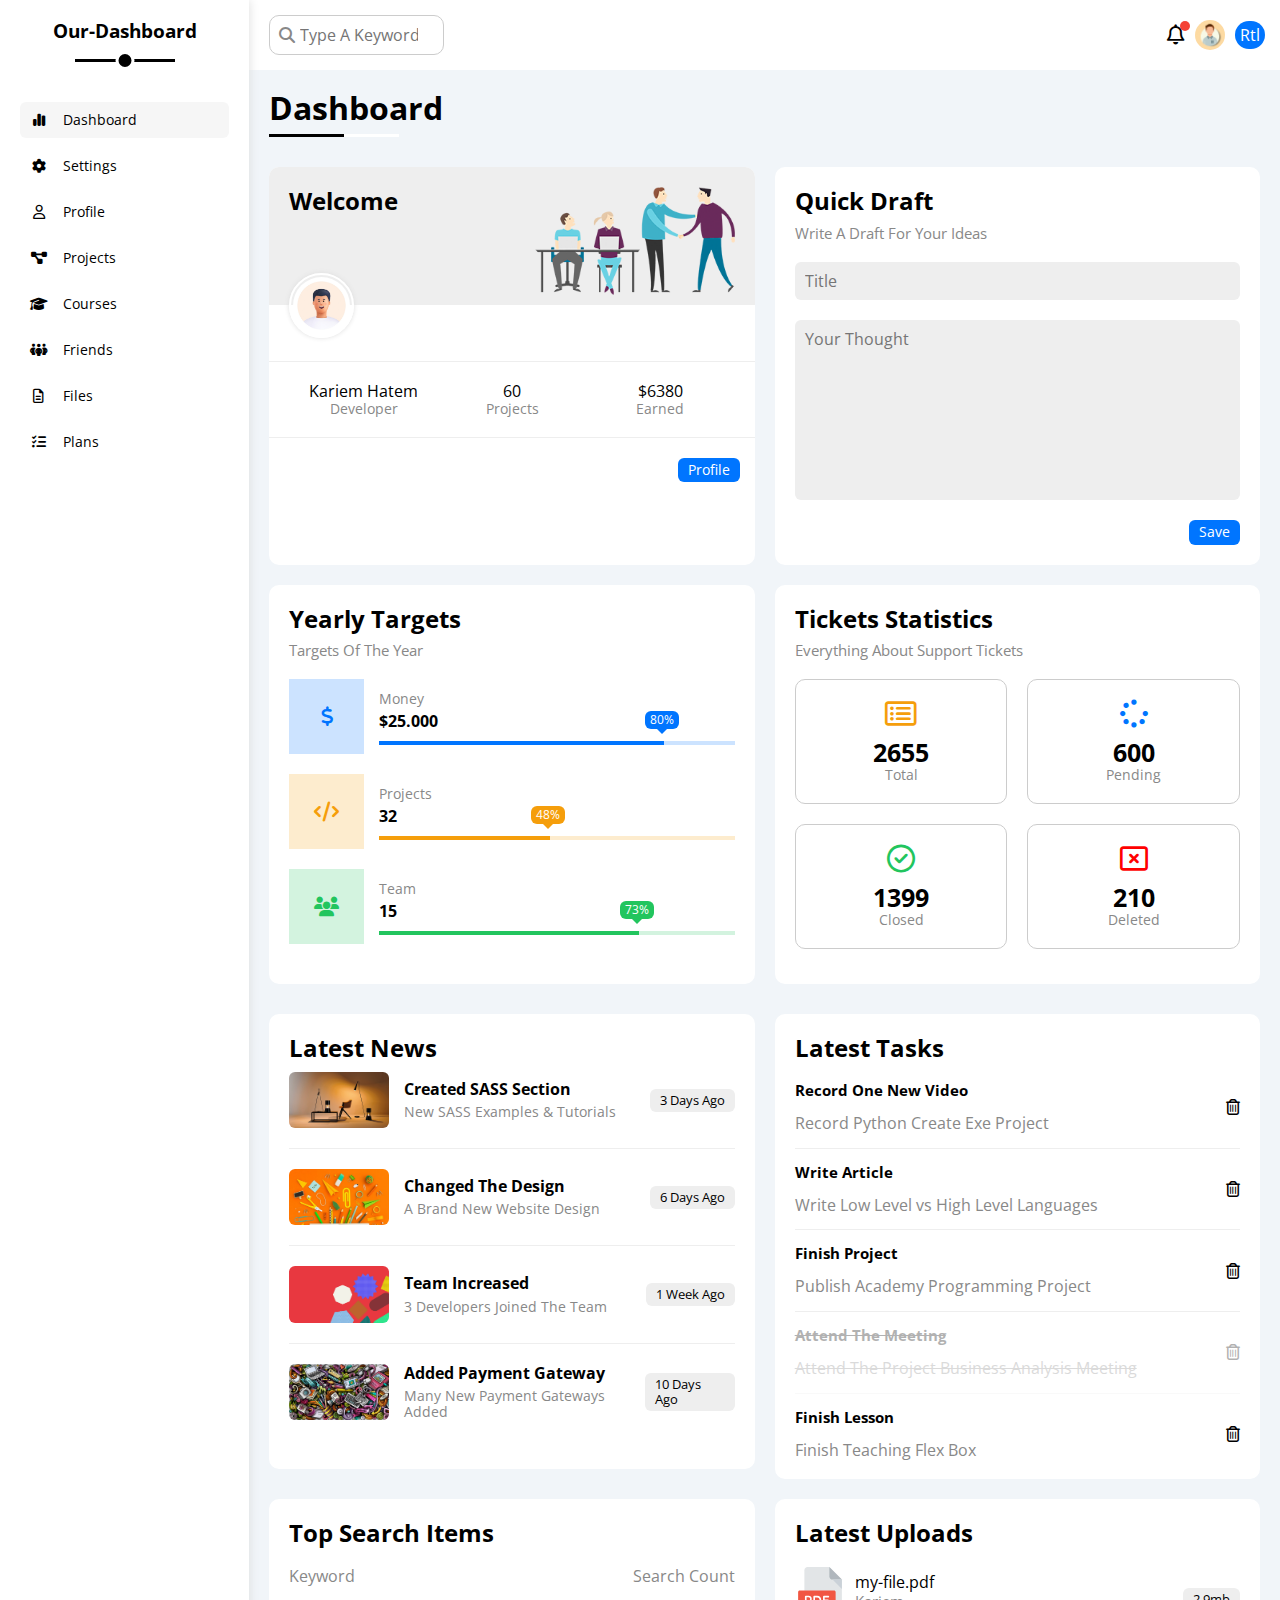
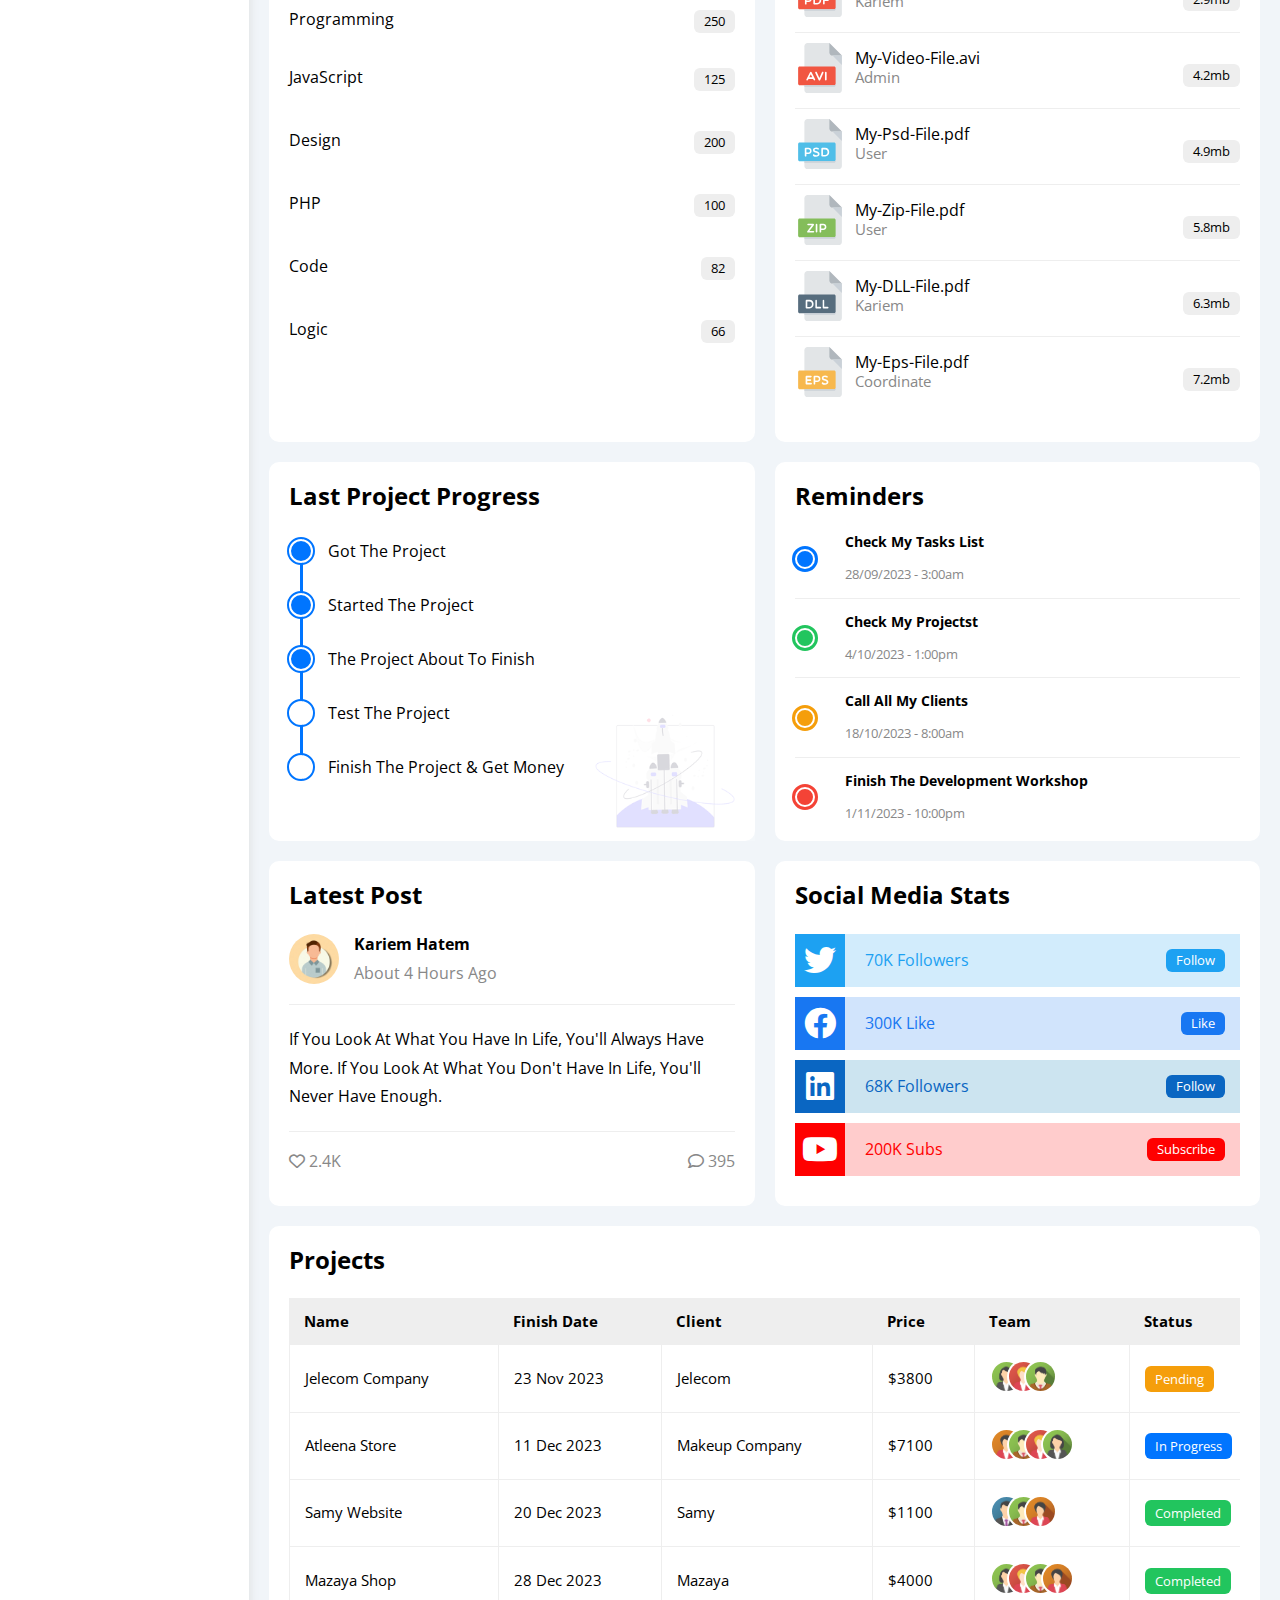
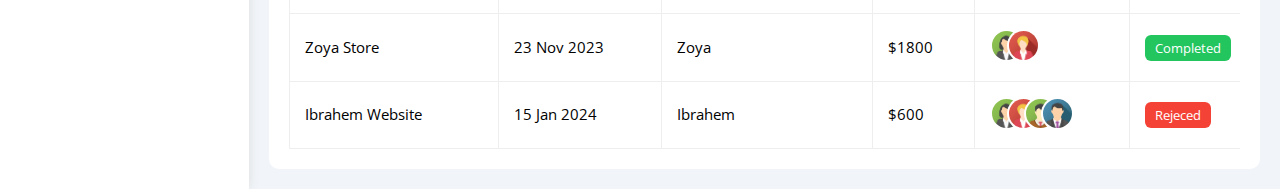
<file: index.html>
<!DOCTYPE html>
<html lang="en">
  <head>
    <meta charset="UTF-8" />
    <meta name="viewport" content="width=device-width, initial-scale=1.0" />
    <link rel="stylesheet" href="Css/all.min.css" />
    <link rel="stylesheet" href="Css/framework.css" />
    <link id="stylesheet" rel="stylesheet" href="Css/Dash.css" />
    <link rel="stylesheet" href="Css/normalize.css" />
    <link rel="preconnect" href="https://fonts.googleapis.com" />
    <link rel="preconnect" href="https://fonts.gstatic.com" crossorigin />
    <link
      href="https://fonts.googleapis.com/css2?family=Open+Sans:ital,wght@0,300;0,400;0,500;0,600;0,700;0,800;1,300&display=swap"
      rel="stylesheet"
    />
    <script src="script.js"></script>
    <title>Dashboard</title>
  </head>
  <body>
    <div class="page d-flex">
      <div class="sidebar bg-white p-20 p-relative">
        <h3 class="p-relative txt-c mt-0">Our-Dashboard</h3>
        <ul>
          <li>
            <a
              class="active d-flex align-center fs-14 c-black rad-6 p-10"
              href="index.html"
            >
              <i class="fa-solid fa-chart-simple fa-fw"></i>
              <span>Dashboard</span>
            </a>
          </li>
          <li>
            <a
              class="d-flex align-center fs-14 c-black rad-6 p-10"
              href="setting.html"
            >
              <i class="fa-solid fa-gear fa-fw"></i>
              <span>Settings</span>
            </a>
          </li>
          <li>
            <a
              class="d-flex align-center fs-14 c-black rad-6 p-10"
              href="profile.html"
            >
              <i class="fa-regular fa-user fa-fw"></i>
              <span>Profile</span>
            </a>
          </li>
          <li>
            <a
              class="d-flex align-center fs-14 c-black rad-6 p-10"
              href="projects.html"
            >
              <i class="fa-solid fa-diagram-project fa-fw"></i>
              <span>Projects</span>
            </a>
          </li>
          <li>
            <a
              class="d-flex align-center fs-14 c-black rad-6 p-10"
              href="courses.html"
            >
              <i class="fa-solid fa-graduation-cap fa-fw"></i>
              <span>Courses</span>
            </a>
          </li>
          <li>
            <a
              class="d-flex align-center fs-14 c-black rad-6 p-10"
              href="friends.html"
            >
              <i class="fa-solid fa-people-group fa-fw"></i>
              <span>Friends</span>
            </a>
          </li>
          <li>
            <a
              class="d-flex align-center fs-14 c-black rad-6 p-10"
              href="files.html"
            >
              <i class="fa-regular fa-file-lines fa-fw"></i>
              <span>Files</span>
            </a>
          </li>
          <li>
            <a
              class="d-flex align-center fs-14 c-black rad-6 p-10"
              href="plans.html"
            >
              <i class="fa-solid fa-list-check fa-fw"></i>
              <span>Plans</span>
            </a>
          </li>
        </ul>
      </div>
      <div class="content w-full">
        <!-- Start head -->
        <div class="head bg-white p-15 between-flex">
          <div class="search p-relative">
            <input class="p-10" type="search" placeholder="Type A Keyword" />
          </div>
          <div class="icons d-flex align-center">
            <span class="notification p-relative">
              <i class="fa-regular fa-bell fa-lg"></i>
            </span>
            <img src="images/avatar.jpg" alt="" />
            <button class="btn-switch" id="toggleDirectionButton">Rtl</button>
          </div>
        </div>
        <!-- End head -->
        <h1 class="p-relative">Dashboard</h1>
        <div class="wrapper d-grid gap-20">
          <!-- Start welcome widget -->
          <div class="welcome bg-white rad-10 txt-c-mobile block-mobile">
            <div class="intro p-20 d-flex space-between bg-eee">
              <div>
                <h2 class="m-0">Welcome</h2>
              </div>
              <img class="hide-mobile" src="images/welcome.png" alt="" />
            </div>
            <img class="avatar" src="images/avatar-welcome.jpg" alt="" />
            <div class="body txt-c d-flex mt-20 mb-20 p-20 block-mobile">
              <div>
                Kariem Hatem
                <span class="d-block c-gray fs-14 mt-10">Developer</span>
              </div>
              <div>
                60 <span class="d-block c-gray fs-14 mt-10">Projects</span>
              </div>
              <div>
                $6380 <span class="d-block c-gray fs-14 mt-10">Earned</span>
              </div>
            </div>
            <a
              href="profile.html"
              class="visit d-block fs-14 rad-6 bg-blue c-white w-fit btn-shape"
              >Profile</a
            >
          </div>
          <!-- End welcome widget -->
          <!-- Start quick draft widget -->
          <div class="quick-draft bg-white p-20 rad-10">
            <h2 class="mt-0 mb-10">Quick Draft</h2>
            <p class="mt-0 mb-20 c-gray fs-15">Write A Draft For Your Ideas</p>
            <form>
              <input
                class="w-full mb-20 p-10 bg-eee rad-6 d-block b-none"
                type="text"
                placeholder="Title"
              />
              <textarea
                class="mb-20 p-10 bg-eee b-none rad-6 w-full d-block"
                placeholder="Your Thought"
              ></textarea>
              <input
                class="save d-block b-none fs-14 c-white w-fit bg-blue btn-shape"
                type="submit"
                value="Save"
              />
            </form>
          </div>
          <!-- End quick draft widget -->
          <!-- Start Target -->
          <div class="targets p-20 mt-0 mb-10 bg-white rad-10">
            <h2 class="mt-0 mb-10">Yearly Targets</h2>
            <p class="mt-0 mb-20 c-gray fs-15">Targets Of The Year</p>
            <div class="target-row mb-20 blue d-flex align-center center-flex">
              <div class="icon center-flex">
                <i class="fa-solid fa-dollar-sign fa-lg c-blue"></i>
              </div>
              <div class="details">
                <span class="fs-14 c-gray">Money</span>
                <span class="mt-5 mb-10 d-block fw-bold">$25.000</span>
                <div class="progrees p-relative">
                  <span class="bg-blue blue" style="width: 80%">
                    <span class="bg-blue">80%</span></span
                  >
                </div>
              </div>
            </div>
            <div
              class="target-row mb-20 orange d-flex align-center center-flex"
            >
              <div class="icon center-flex">
                <i class="fa-solid fa-code fa-lg c-orange"></i>
              </div>
              <div class="details">
                <span class="fs-14 c-gray">Projects</span>
                <span class="mt-5 mb-10 d-block fw-bold">32</span>
                <div class="progrees p-relative">
                  <span class="bg-orange orange" style="width: 48%">
                    <span class="bg-orange">48%</span></span
                  >
                </div>
              </div>
            </div>
            <div class="target-row mb-20 green d-flex align-center center-flex">
              <div class="icon center-flex">
                <i class="fa-solid fa-users fa-lg c-green"></i>
              </div>
              <div class="details">
                <span class="fs-14 c-gray">Team</span>
                <span class="mt-5 mb-10 d-block fw-bold">15</span>
                <div class="progrees p-relative">
                  <span class="bg-green green" style="width: 73%">
                    <span class="bg-green">73%</span></span
                  >
                </div>
              </div>
            </div>
          </div>
          <!-- End Target -->
          <!-- Start Tickets widget -->
          <div class="tickets p-20 mt-0 mb-10 bg-white rad-10">
            <h2 class="mt-0 mb-10">Tickets Statistics</h2>
            <p class="mt-0 mb-20 c-gray fs-15">
              Everything About Support Tickets
            </p>
            <div class="d-flex txt-c gap-20 f-wrap">
              <div class="box p-20 rad-10 fs-14 c-gray">
                <i
                  class="fa-regular fa-rectangle-list fa-2x mb-10 c-orange"
                ></i>
                <span class="d-block c-black fw-bold fs-25 mb-5">2655</span>
                Total
              </div>
              <div class="box p-20 rad-10 fs-14 c-gray">
                <i class="fa-solid fa-spinner fa-2x mb-10 c-blue"></i>
                <span class="d-block c-black fw-bold fs-25 mb-5">600</span>
                Pending
              </div>
              <div class="box p-20 rad-10 fs-14 c-gray">
                <i class="fa-regular fa-circle-check fa-2x mb-10 c-green"></i>
                <span class="d-block c-black fw-bold fs-25 mb-5">1399</span>
                Closed
              </div>
              <div class="box p-20 rad-10 fs-14 c-gray">
                <i class="fa-regular fa-rectangle-xmark fa-2x mb-10 c-red"></i>
                <span class="d-block c-black fw-bold fs-25 mb-5">210</span>
                Deleted
              </div>
            </div>
          </div>
          <!-- End Tickets widget -->
          <!-- Start Latest news -->
          <div class="latest p-20 mt-0 mb-10 bg-white rad-10 txt-c-mobile">
            <h2 class="mt-0 mb-10">Latest News</h2>
            <div class="news-row d-flex align-center d-block-mobile">
              <img src="images/news-01.png" alt="" />
              <div class="info">
                <h3>Created SASS Section</h3>
                <p class="m-0 fs-14 c-gray">New SASS Examples & Tutorials</p>
              </div>
              <div class="btn-shape bg-eee fs-13 label">3 Days Ago</div>
            </div>
            <div class="news-row d-flex align-center d-block-mobile">
              <img src="images/news-02.png" alt="" />
              <div class="info">
                <h3>Changed The Design</h3>
                <p class="m-0 fs-14 c-gray">A Brand New Website Design</p>
              </div>
              <div class="btn-shape bg-eee fs-13 label">6 Days Ago</div>
            </div>
            <div class="news-row d-flex align-center d-block-mobile">
              <img src="images/news-03.png" alt="" />
              <div class="info">
                <h3>Team Increased</h3>
                <p class="m-0 fs-14 c-gray">3 Developers Joined The Team</p>
              </div>
              <div class="btn-shape bg-eee fs-13 label">1 Week Ago</div>
            </div>
            <div class="news-row d-flex align-center d-block-mobile">
              <img src="images/news-04.png" alt="" />
              <div class="info">
                <h3>Added Payment Gateway</h3>
                <p class="m-0 fs-14 c-gray">Many New Payment Gateways Added</p>
              </div>
              <div class="btn-shape bg-eee fs-13 label">10 Days Ago</div>
            </div>
          </div>
          <!-- End Latest news -->
          <!-- Start Tasks -->
          <div class="tasks p-20 bg-white rad-10">
            <h2 class="mt-0 mb-20">Latest Tasks</h2>
            <div class="task-row between-flex">
              <div class="info">
                <h3 class="mt-0 mb-5 fs-15">Record One New Video</h3>
                <p class="m-0 c-gray">Record Python Create Exe Project</p>
              </div>
              <i class="fa-regular fa-trash-can delete"></i>
            </div>
            <div class="task-row between-flex">
              <div class="info">
                <h3 class="mt-0 mb-5 fs-15">Write Article</h3>
                <p class="m-0 c-gray">
                  Write Low Level vs High Level Languages
                </p>
              </div>
              <i class="fa-regular fa-trash-can delete"></i>
            </div>
            <div class="task-row between-flex">
              <div class="info">
                <h3 class="mt-0 mb-5 fs-15">Finish Project</h3>
                <p class="m-0 c-gray">Publish Academy Programming Project</p>
              </div>
              <i class="fa-regular fa-trash-can delete"></i>
            </div>
            <div class="task-row between-flex done">
              <div class="info">
                <h3 class="mt-0 mb-5 fs-15">Attend The Meeting</h3>
                <p class="m-0 c-gray">
                  Attend The Project Business Analysis Meeting
                </p>
              </div>
              <i class="fa-regular fa-trash-can delete"></i>
            </div>
            <div class="task-row between-flex">
              <div class="info">
                <h3 class="mt-0 mb-5 fs-15">Finish Lesson</h3>
                <p class="m-0 c-gray">Finish Teaching Flex Box</p>
              </div>
              <i class="fa-regular fa-trash-can delete"></i>
            </div>
          </div>
          <!-- End Tasks -->
          <!-- Start Top Search -->
          <div class="top-search p-20 bg-white rad-10">
            <h2 class="mt-0 mb-20">Top Search Items</h2>
            <div class="items-head d-flex space-between c-gray mb-10">
              <div>Keyword</div>
              <div>Search Count</div>
            </div>
            <div class="iteams d-flex space-between pt-15 pb-15">
              <span>Programming</span>
              <span class="bg-eee btn-shape fs-13">250</span>
            </div>
            <div class="iteams d-flex space-between pt-20 pb-20">
              <span>JavaScript</span>
              <span class="bg-eee btn-shape fs-13">125</span>
            </div>
            <div class="iteams d-flex space-between pt-20 pb-20">
              <span>Design</span>
              <span class="bg-eee btn-shape fs-13">200</span>
            </div>
            <div class="iteams d-flex space-between pt-20 pb-20">
              <span>PHP</span>
              <span class="bg-eee btn-shape fs-13">100</span>
            </div>
            <div class="iteams d-flex space-between pt-20 pb-20">
              <span>Code</span>
              <span class="bg-eee btn-shape fs-13">82</span>
            </div>
            <div class="iteams d-flex space-between pt-20 pb-20">
              <span>Logic</span>
              <span class="bg-eee btn-shape fs-13">66</span>
            </div>
          </div>
          <!-- End Top Search -->
          <!-- Start Latest upload -->
          <div class="latest-upload p-20 bg-white rad-10">
            <h2 class="mt-0 mb-20">Latest Uploads</h2>
            <ul class="m-0">
              <li class="between-flex pd-10 mb-10">
                <div class="align-center d-flex mb-15">
                  <img class="mr-10" src="images/pdf.svg" alt="" />
                  <div>
                    <span class="d-block">my-file.pdf</span>
                    <span class="c-gray fs-15">Kariem</span>
                  </div>
                </div>
                <div class="bg-eee btn-shape fs-13">2.9mb</div>
              </li>
              <li class="between-flex pd-10 mb-10">
                <div class="align-center d-flex mb-15">
                  <img class="mr-10" src="images/avi.svg" alt="" />
                  <div>
                    <span class="d-block">My-Video-File.avi</span>
                    <span class="c-gray fs-15">Admin</span>
                  </div>
                </div>
                <div class="bg-eee btn-shape fs-13">4.2mb</div>
              </li>
              <li class="between-flex pd-10 mb-10">
                <div class="align-center d-flex mb-15">
                  <img class="mr-10" src="images/psd.svg" alt="" />
                  <div>
                    <span class="d-block">My-Psd-File.pdf</span>
                    <span class="c-gray fs-15">User</span>
                  </div>
                </div>
                <div class="bg-eee btn-shape fs-13">4.9mb</div>
              </li>
              <li class="between-flex pd-10 mb-10">
                <div class="align-center d-flex mb-15">
                  <img class="mr-10" src="images/zip.svg" alt="" />
                  <div>
                    <span class="d-block">My-Zip-File.pdf</span>
                    <span class="c-gray fs-15">User</span>
                  </div>
                </div>
                <div class="bg-eee btn-shape fs-13">5.8mb</div>
              </li>
              <li class="between-flex pd-10 mb-10">
                <div class="align-center d-flex mb-15">
                  <img class="mr-10" src="images/dll.svg" alt="" />
                  <div>
                    <span class="d-block">My-DLL-File.pdf</span>
                    <span class="c-gray fs-15">Kariem</span>
                  </div>
                </div>
                <div class="bg-eee btn-shape fs-13">6.3mb</div>
              </li>
              <li class="between-flex pd-10 mb-10">
                <div class="align-center d-flex mb-15">
                  <img class="mr-10" src="images/eps.svg" alt="" />
                  <div>
                    <span class="d-block">My-Eps-File.pdf</span>
                    <span class="c-gray fs-15">Coordinate</span>
                  </div>
                </div>
                <div class="bg-eee btn-shape fs-13">7.2mb</div>
              </li>
            </ul>
          </div>
          <!-- End Latest upload -->
          <!-- Start Last project widget -->
          <div class="last-project p-20 bg-white rad-10 p-relative">
            <h2 class="mt-0 mb-20">Last Project Progress</h2>
            <ul class="m-0 p-relative">
              <li class="mt-30 d-flex align-center done">Got The Project</li>
              <li class="mt-30 d-flex align-center done">
                Started The Project
              </li>
              <li class="mt-30 d-flex align-center done">
                The Project About To Finish
              </li>
              <li class="mt-30 d-flex align-center current">
                Test The Project
              </li>
              <li class="mt-30 d-flex align-center">
                Finish The Project & Get Money
              </li>
            </ul>
            <img class="hide-mobile" src="images/project.png" alt="" />
          </div>
          <!-- End Last project widget -->
          <!-- Start reminders  -->
          <div class="reminders p-20 bg-white rad-10 p-relative">
            <h2 class="mt-0 mb-25">Reminders</h2>
            <ul class="m-0">
              <li class="d-flex align-center mt-15">
                <span class="key blue bg-blue mr-15 d-block rad-half"></span>
                <div class="pl-15">
                  <p class="fs-14 fw-bold mt-0 mb-5">Check My Tasks List</p>
                  <span class="fs-13 c-gray">28/09/2023 - 3:00am</span>
                </div>
              </li>
              <li class="d-flex align-center mt-15">
                <span class="key green bg-green mr-15 d-block rad-half"></span>
                <div class="pl-15">
                  <p class="fs-14 fw-bold mt-0 mb-5">Check My Projectst</p>
                  <span class="fs-13 c-gray">4/10/2023 - 1:00pm</span>
                </div>
              </li>
              <li class="d-flex align-center mt-15">
                <span
                  class="key orange bg-orange mr-15 d-block rad-half"
                ></span>
                <div class="pl-15">
                  <p class="fs-14 fw-bold mt-0 mb-5">Call All My Clients</p>
                  <span class="fs-13 c-gray">18/10/2023 - 8:00am</span>
                </div>
              </li>
              <li class="d-flex align-center mt-15">
                <span class="key red bg-red mr-15 d-block rad-half"></span>
                <div class="pl-15">
                  <p class="fs-14 fw-bold mt-0 mb-5">
                    Finish The Development Workshop
                  </p>
                  <span class="fs-13 c-gray">1/11/2023 - 10:00pm</span>
                </div>
              </li>
            </ul>
          </div>
          <!-- End reminders  -->
          <!-- Start Latest post -->
          <div class="latest-post p-20 bg-white rad-10 p-relative">
            <h2 class="mt-0 mb-25">Latest Post</h2>
            <div class="top d-flex align-center">
              <img class="mr-15" src="images/avatar.jpg" alt="" />
              <div class="imfo">
                <span class="d-block mb-10 fw-bold">Kariem Hatem</span>
                <span class="c-gray">About 4 Hours Ago</span>
              </div>
            </div>
            <div class="post-content txt-c-mobile pt-20 pb-20 mt-20 mb-20">
              If you look at what you have in life, you'll always have more. If
              you look at what you don't have in life, you'll never have enough.
            </div>
            <div class="post-stats between-flex c-gray">
              <div class="mt-10">
                <i class="fa-regular fa-heart"></i>
                <span>2.4K</span>
              </div>
              <div class="mt-10">
                <i class="fa-regular fa-comment"></i> <span>395</span>
              </div>
            </div>
          </div>
          <!-- End Latest post -->
          <!-- Start Social Media  -->
          <div class="social-media p-20 bg-white rad-10 p-relative">
            <h2 class="mt-0 mb-25">Social Media Stats</h2>
            <div class="box twitter p-15 p-relative mb-10 between-flex">
              <i
                class="fa-brands fa-twitter fa-2x c-white h-full center-flex"
              ></i>
              <span>70K Followers</span>
              <a class="fs-13 c-white btn-shape" href="#">Follow</a>
            </div>
            <div class="box facebook p-15 p-relative mb-10 between-flex">
              <i
                class="fa-brands fa-facebook fa-2x c-white h-full center-flex"
              ></i>
              <span>300K Like</span>
              <a class="fs-13 c-white btn-shape" href="#">Like</a>
            </div>
            <div class="box linkedin p-15 p-relative mb-10 between-flex">
              <i
                class="fa-brands fa-linkedin fa-2x c-white h-full center-flex"
              ></i>
              <span>68K Followers</span>
              <a class="fs-13 c-white btn-shape" href="#">Follow</a>
            </div>
            <div class="box youtube p-15 p-relative mb-10 between-flex">
              <i
                class="fa-brands fa-youtube fa-2x c-white h-full center-flex"
              ></i>
              <span>200K Subs</span>
              <a class="fs-13 c-white btn-shape" href="#">Subscribe</a>
            </div>
          </div>
          <!-- End Social Media  -->
        </div>
        <!-- Start project table -->
        <div class="projects p-20 bg-white rad-10 m-20">
          <h2 class="mt-0 mb-25">Projects</h2>
          <div class="responsive-table">
            <table class="fs-15 w-full">
              <thead>
                <tr>
                  <td>Name</td>
                  <td>Finish Date</td>
                  <td>Client</td>
                  <td>Price</td>
                  <td>Team</td>
                  <td>Status</td>
                </tr>
              </thead>
              <tbody>
                <tr>
                  <td>Jelecom Company</td>
                  <td>23 Nov 2023</td>
                  <td>Jelecom</td>
                  <td>$3800</td>
                  <td>
                    <img src="images/team-02.png" alt="" />
                    <img src="images/team-05.png" alt="" />
                    <img src="images/team-03.png" alt="" />
                  </td>
                  <td>
                    <span class="label bg-orange c-white btn-shape"
                      >Pending</span
                    >
                  </td>
                </tr>
                <tr>
                  <td>Atleena Store</td>
                  <td>11 Dec 2023</td>
                  <td>Makeup Company</td>
                  <td>$7100</td>
                  <td>
                    <img src="images/team-04.png" alt="" />
                    <img src="images/team-03.png" alt="" />
                    <img src="images/team-05.png" alt="" />
                    <img src="images/team-02.png" alt="" />
                  </td>
                  <td>
                    <span class="label bg-blue c-white btn-shape"
                      >In Progress</span
                    >
                  </td>
                </tr>
                <tr>
                  <td>Samy Website</td>
                  <td>20 Dec 2023</td>
                  <td>Samy</td>
                  <td>$1100</td>
                  <td>
                    <img src="images/team-01.png" alt="" />
                    <img src="images/team-03.png" alt="" />
                    <img src="images/team-04.png" alt="" />
                  </td>
                  <td>
                    <span class="label bg-green c-white btn-shape"
                      >Completed</span
                    >
                  </td>
                </tr>
                <tr>
                  <td>Mazaya Shop</td>
                  <td>28 Dec 2023</td>
                  <td>Mazaya</td>
                  <td>$4000</td>
                  <td>
                    <img src="images/team-02.png" alt="" />
                    <img src="images/team-05.png" alt="" />
                    <img src="images/team-03.png" alt="" />
                    <img src="images/team-04.png" alt="" />
                  </td>
                  <td>
                    <span class="label bg-green c-white btn-shape"
                      >Completed</span
                    >
                  </td>
                </tr>
                <tr>
                  <td>Zoya Store</td>
                  <td>23 Nov 2023</td>
                  <td>Zoya</td>
                  <td>$1800</td>
                  <td>
                    <img src="images/team-02.png" alt="" />
                    <img src="images/team-05.png" alt="" />
                  </td>
                  <td>
                    <span class="label bg-green c-white btn-shape"
                      >Completed</span
                    >
                  </td>
                </tr>
                <tr>
                  <td>Ibrahem Website</td>
                  <td>15 Jan 2024</td>
                  <td>Ibrahem</td>
                  <td>$600</td>
                  <td>
                    <img src="images/team-02.png" alt="" />
                    <img src="images/team-05.png" alt="" />
                    <img src="images/team-03.png" alt="" />
                    <img src="images/team-01.png" alt="" />
                  </td>
                  <td>
                    <span class="label bg-red c-white btn-shape">Rejeced</span>
                  </td>
                </tr>
              </tbody>
            </table>
          </div>
        </div>
        <!-- End project table -->
      </div>
    </div>
  </body>
</html>
</file>
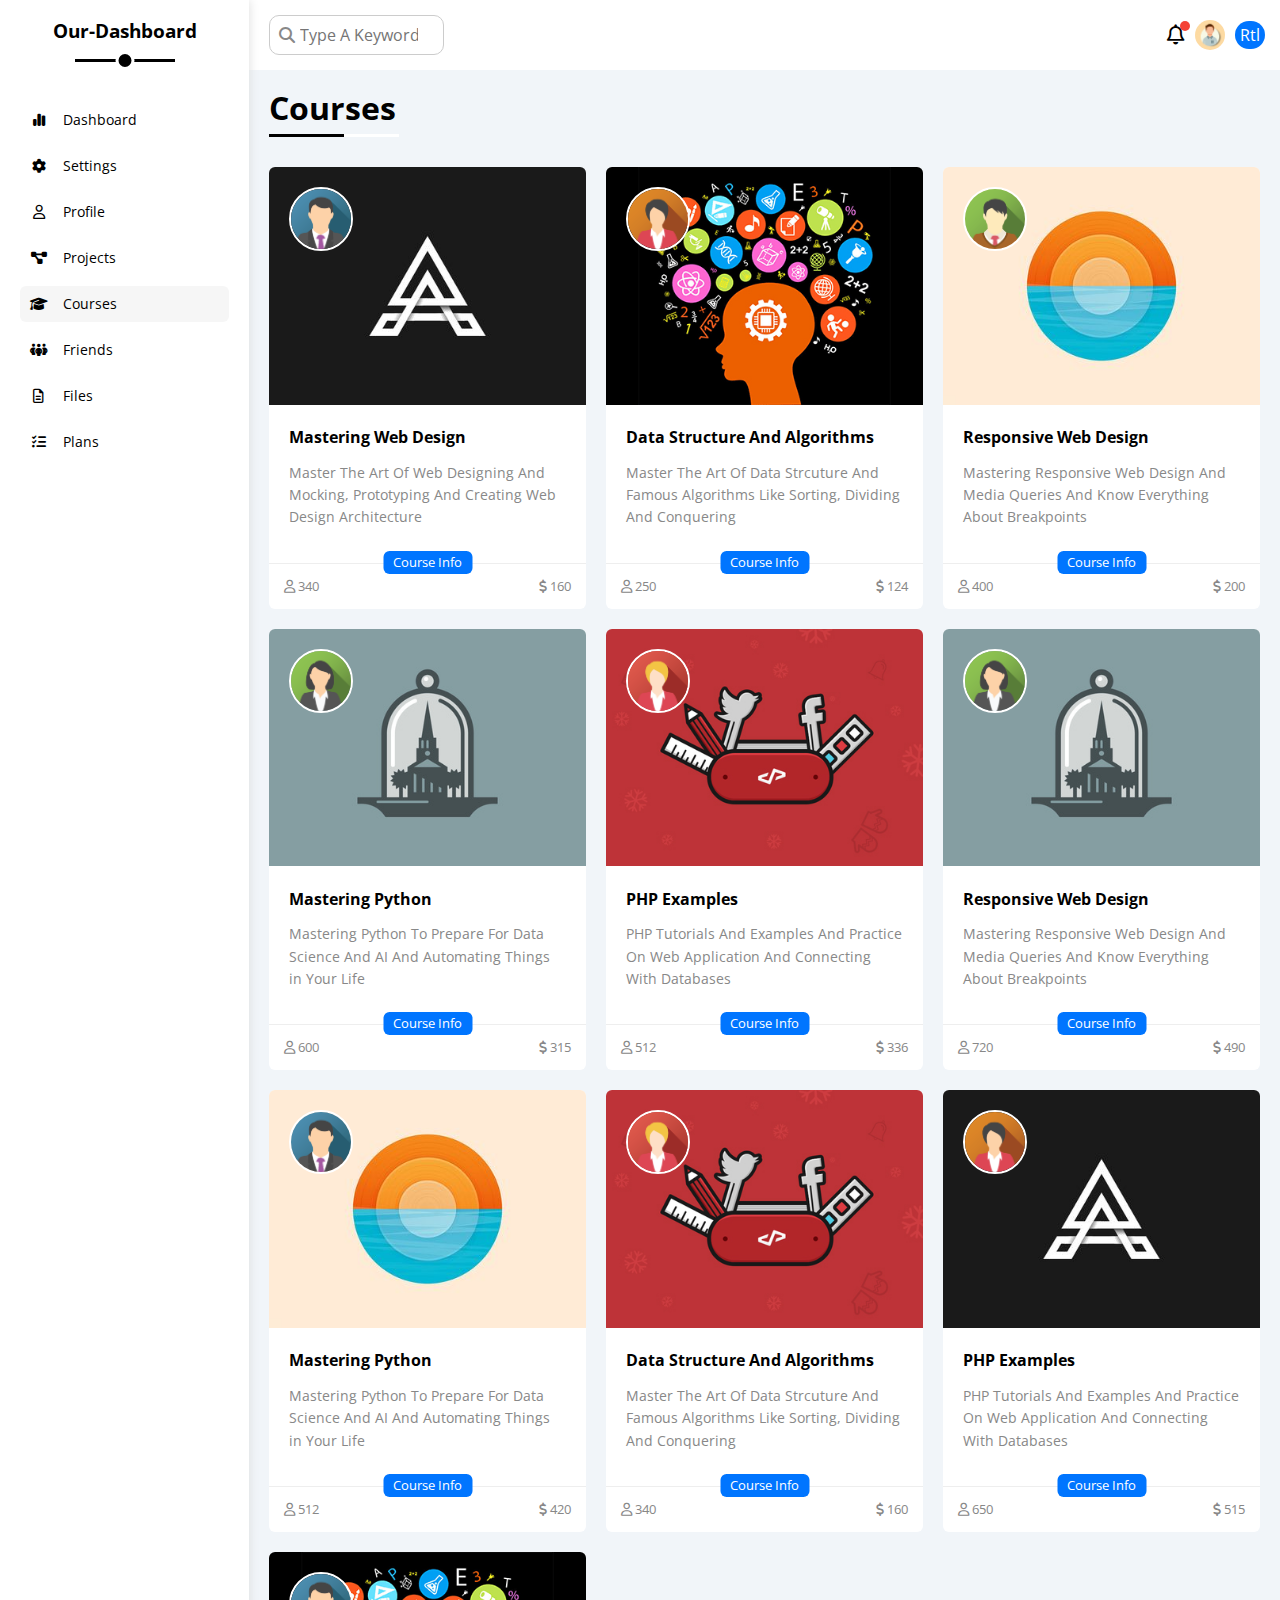
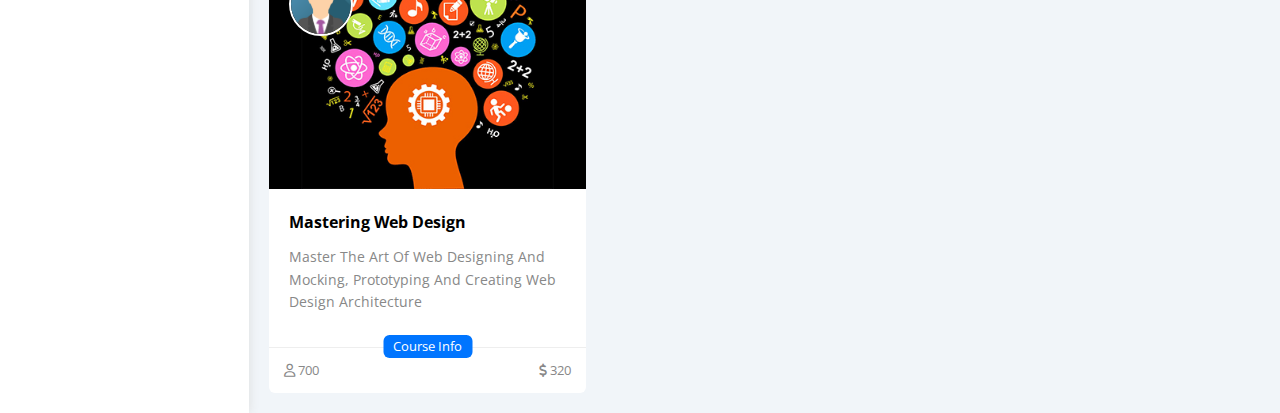
<file: courses.html>
<!DOCTYPE html>
<html lang="en">
  <head>
    <meta charset="UTF-8" />
    <meta name="viewport" content="width=device-width, initial-scale=1.0" />
    <link rel="stylesheet" href="Css/all.min.css" />
    <link rel="stylesheet" href="Css/framework.css" />
    <link id="stylesheet" rel="stylesheet" href="Css/Dash.css" />
    <link rel="stylesheet" href="Css/normalize.css" />
    <link rel="preconnect" href="https://fonts.googleapis.com" />
    <link rel="preconnect" href="https://fonts.gstatic.com" crossorigin />
    <link
      href="https://fonts.googleapis.com/css2?family=Open+Sans:ital,wght@0,300;0,400;0,500;0,600;0,700;0,800;1,300&display=swap"
      rel="stylesheet"
    />
    <script src="script.js"></script>
    <title>Courses</title>
  </head>
  <body>
    <div class="page d-flex">
      <div class="sidebar bg-white p-20 p-relative">
        <h3 class="p-relative txt-c mt-0">Our-Dashboard</h3>
        <ul>
          <li>
            <a
              class="d-flex align-center fs-14 c-black rad-6 p-10"
              href="index.html"
            >
              <i class="fa-solid fa-chart-simple fa-fw"></i>
              <span>Dashboard</span>
            </a>
          </li>
          <li>
            <a
              class="d-flex align-center fs-14 c-black rad-6 p-10"
              href="setting.html"
            >
              <i class="fa-solid fa-gear fa-fw"></i>
              <span>Settings</span>
            </a>
          </li>
          <li>
            <a
              class="d-flex align-center fs-14 c-black rad-6 p-10"
              href="profile.html"
            >
              <i class="fa-regular fa-user fa-fw"></i>
              <span>Profile</span>
            </a>
          </li>
          <li>
            <a
              class="d-flex align-center fs-14 c-black rad-6 p-10"
              href="projects.html"
            >
              <i class="fa-solid fa-diagram-project fa-fw"></i>
              <span>Projects</span>
            </a>
          </li>
          <li>
            <a
              class="active d-flex align-center fs-14 c-black rad-6 p-10"
              href="courses.html"
            >
              <i class="fa-solid fa-graduation-cap fa-fw"></i>
              <span>Courses</span>
            </a>
          </li>
          <li>
            <a
              class="d-flex align-center fs-14 c-black rad-6 p-10"
              href="friends.html"
            >
              <i class="fa-solid fa-people-group fa-fw"></i>
              <span>Friends</span>
            </a>
          </li>
          <li>
            <a
              class="d-flex align-center fs-14 c-black rad-6 p-10"
              href="files.html"
            >
              <i class="fa-regular fa-file-lines fa-fw"></i>
              <span>Files</span>
            </a>
          </li>
          <li>
            <a
              class="d-flex align-center fs-14 c-black rad-6 p-10"
              href="plans.html"
            >
              <i class="fa-solid fa-list-check fa-fw"></i>
              <span>Plans</span>
            </a>
          </li>
        </ul>
      </div>
      <div class="content w-full">
        <!-- Start head -->
        <div class="head bg-white p-15 between-flex">
          <div class="search p-relative">
            <input class="p-10" type="search" placeholder="Type A Keyword" />
          </div>
          <div class="icons d-flex align-center">
            <span class="notification p-relative">
              <i class="fa-regular fa-bell fa-lg"></i>
            </span>
            <img src="images/avatar.jpg" alt="" />
            <button class="btn-switch" id="toggleDirectionButton">Rtl</button>
          </div>
        </div>
        <!-- End head -->
        <h1 class="p-relative">Courses</h1>
        <!-- Start Courses -->
        <div class="courses-page d-grid m-20 gap-20">
          <div class="course bg-white rad-6 p-relative">
            <img class="cover" src="images/course-01.jpg" alt="" />
            <img class="instructor" src="images/team-01.png" alt="" />
            <div class="p-20">
              <h4 class="m-0">Mastering Web Design</h4>
              <p class="description c-gray mt-15 fs-14">
                Master The Art Of Web Designing And Mocking, Prototyping And
                Creating Web Design Architecture
              </p>
            </div>
            <div class="info fs-13 p-15 p-relative between-flex">
              <sapn class="tittle fs-13 bg-blue btn-shape c-white"
                >Course Info</sapn
              >
              <span class="c-gray">
                <i class="fa-regular fa-user"></i>
                340
              </span>
              <span class="c-gray">
                <i class="fa-solid fa-dollar-sign"></i>
                160
              </span>
            </div>
          </div>
          <div class="course bg-white rad-6 p-relative">
            <img class="cover" src="images/course-02.jpg" alt="" />
            <img class="instructor" src="images/team-04.png" alt="" />
            <div class="p-20">
              <h4 class="m-0">Data Structure And Algorithms</h4>
              <p class="description c-gray mt-15 fs-14">
                Master The Art Of Data Strcuture And Famous Algorithms Like
                Sorting, Dividing And Conquering
              </p>
            </div>
            <div class="info fs-13 p-15 p-relative between-flex">
              <sapn class="tittle fs-13 bg-blue btn-shape c-white"
                >Course Info</sapn
              >
              <span class="c-gray">
                <i class="fa-regular fa-user"></i>
                250
              </span>
              <span class="c-gray">
                <i class="fa-solid fa-dollar-sign"></i>
                124
              </span>
            </div>
          </div>
          <div class="course bg-white rad-6 p-relative">
            <img class="cover" src="images/course-03.jpg" alt="" />
            <img class="instructor" src="images/team-03.png" alt="" />
            <div class="p-20">
              <h4 class="m-0">Responsive Web Design</h4>
              <p class="description c-gray mt-15 fs-14">
                Mastering Responsive Web Design And Media Queries And Know
                Everything About Breakpoints
              </p>
            </div>
            <div class="info fs-13 p-15 p-relative between-flex">
              <sapn class="tittle fs-13 bg-blue btn-shape c-white"
                >Course Info</sapn
              >
              <span class="c-gray">
                <i class="fa-regular fa-user"></i>
                400
              </span>
              <span class="c-gray">
                <i class="fa-solid fa-dollar-sign"></i>
                200
              </span>
            </div>
          </div>
          <div class="course bg-white rad-6 p-relative">
            <img class="cover" src="images/course-04.jpg" alt="" />
            <img class="instructor" src="images/team-02.png" alt="" />
            <div class="p-20">
              <h4 class="m-0">Mastering Python</h4>
              <p class="description c-gray mt-15 fs-14">
                Mastering Python To Prepare For Data Science And AI And
                Automating Things in Your Life
              </p>
            </div>
            <div class="info fs-13 p-15 p-relative between-flex">
              <sapn class="tittle fs-13 bg-blue btn-shape c-white"
                >Course Info</sapn
              >
              <span class="c-gray">
                <i class="fa-regular fa-user"></i>
                600
              </span>
              <span class="c-gray">
                <i class="fa-solid fa-dollar-sign"></i>
                315
              </span>
            </div>
          </div>
          <div class="course bg-white rad-6 p-relative">
            <img class="cover" src="images/course-05.jpg" alt="" />
            <img class="instructor" src="images/team-05.png" alt="" />
            <div class="p-20">
              <h4 class="m-0">PHP Examples</h4>
              <p class="description c-gray mt-15 fs-14">
                PHP Tutorials And Examples And Practice On Web Application And
                Connecting With Databases
              </p>
            </div>
            <div class="info fs-13 p-15 p-relative between-flex">
              <sapn class="tittle fs-13 bg-blue btn-shape c-white"
                >Course Info</sapn
              >
              <span class="c-gray">
                <i class="fa-regular fa-user"></i>
                512
              </span>
              <span class="c-gray">
                <i class="fa-solid fa-dollar-sign"></i>
                336
              </span>
            </div>
          </div>
          <div class="course bg-white rad-6 p-relative">
            <img class="cover" src="images/course-04.jpg" alt="" />
            <img class="instructor" src="images/team-02.png" alt="" />
            <div class="p-20">
              <h4 class="m-0">Responsive Web Design</h4>
              <p class="description c-gray mt-15 fs-14">
                Mastering Responsive Web Design And Media Queries And Know
                Everything About Breakpoints
              </p>
            </div>
            <div class="info fs-13 p-15 p-relative between-flex">
              <sapn class="tittle fs-13 bg-blue btn-shape c-white"
                >Course Info</sapn
              >
              <span class="c-gray">
                <i class="fa-regular fa-user"></i>
                720
              </span>
              <span class="c-gray">
                <i class="fa-solid fa-dollar-sign"></i>
                490
              </span>
            </div>
          </div>
          <div class="course bg-white rad-6 p-relative">
            <img class="cover" src="images/course-03.jpg" alt="" />
            <img class="instructor" src="images/team-01.png" alt="" />
            <div class="p-20">
              <h4 class="m-0">Mastering Python</h4>
              <p class="description c-gray mt-15 fs-14">
                Mastering Python To Prepare For Data Science And AI And
                Automating Things in Your Life
              </p>
            </div>
            <div class="info fs-13 p-15 p-relative between-flex">
              <sapn class="tittle fs-13 bg-blue btn-shape c-white"
                >Course Info</sapn
              >
              <span class="c-gray">
                <i class="fa-regular fa-user"></i>
                512
              </span>
              <span class="c-gray">
                <i class="fa-solid fa-dollar-sign"></i>
                420
              </span>
            </div>
          </div>
          <div class="course bg-white rad-6 p-relative">
            <img class="cover" src="images/course-05.jpg" alt="" />
            <img class="instructor" src="images/team-05.png" alt="" />
            <div class="p-20">
              <h4 class="m-0">Data Structure And Algorithms</h4>
              <p class="description c-gray mt-15 fs-14">
                Master The Art Of Data Strcuture And Famous Algorithms Like
                Sorting, Dividing And Conquering
              </p>
            </div>
            <div class="info fs-13 p-15 p-relative between-flex">
              <sapn class="tittle fs-13 bg-blue btn-shape c-white"
                >Course Info</sapn
              >
              <span class="c-gray">
                <i class="fa-regular fa-user"></i>
                340
              </span>
              <span class="c-gray">
                <i class="fa-solid fa-dollar-sign"></i>
                160
              </span>
            </div>
          </div>
          <div class="course bg-white rad-6 p-relative">
            <img class="cover" src="images/course-01.jpg" alt="" />
            <img class="instructor" src="images/team-04.png" alt="" />
            <div class="p-20">
              <h4 class="m-0">PHP Examples</h4>
              <p class="description c-gray mt-15 fs-14">
                PHP Tutorials And Examples And Practice On Web Application And
                Connecting With Databases
              </p>
            </div>
            <div class="info fs-13 p-15 p-relative between-flex">
              <sapn class="tittle fs-13 bg-blue btn-shape c-white"
                >Course Info</sapn
              >
              <span class="c-gray">
                <i class="fa-regular fa-user"></i>
                650
              </span>
              <span class="c-gray">
                <i class="fa-solid fa-dollar-sign"></i>
                515
              </span>
            </div>
          </div>
          <div class="course bg-white rad-6 p-relative">
            <img class="cover" src="images/course-02.jpg" alt="" />
            <img class="instructor" src="images/team-01.png" alt="" />
            <div class="p-20">
              <h4 class="m-0">Mastering Web Design</h4>
              <p class="description c-gray mt-15 fs-14">
                Master The Art Of Web Designing And Mocking, Prototyping And
                Creating Web Design Architecture
              </p>
            </div>
            <div class="info fs-13 p-15 p-relative between-flex">
              <sapn class="tittle fs-13 bg-blue btn-shape c-white"
                >Course Info</sapn
              >
              <span class="c-gray">
                <i class="fa-regular fa-user"></i>
                700
              </span>
              <span class="c-gray">
                <i class="fa-solid fa-dollar-sign"></i>
                320
              </span>
            </div>
          </div>
        </div>
        <!--  End Courses -->
      </div>
    </div>
  </body>
</html>
</file>
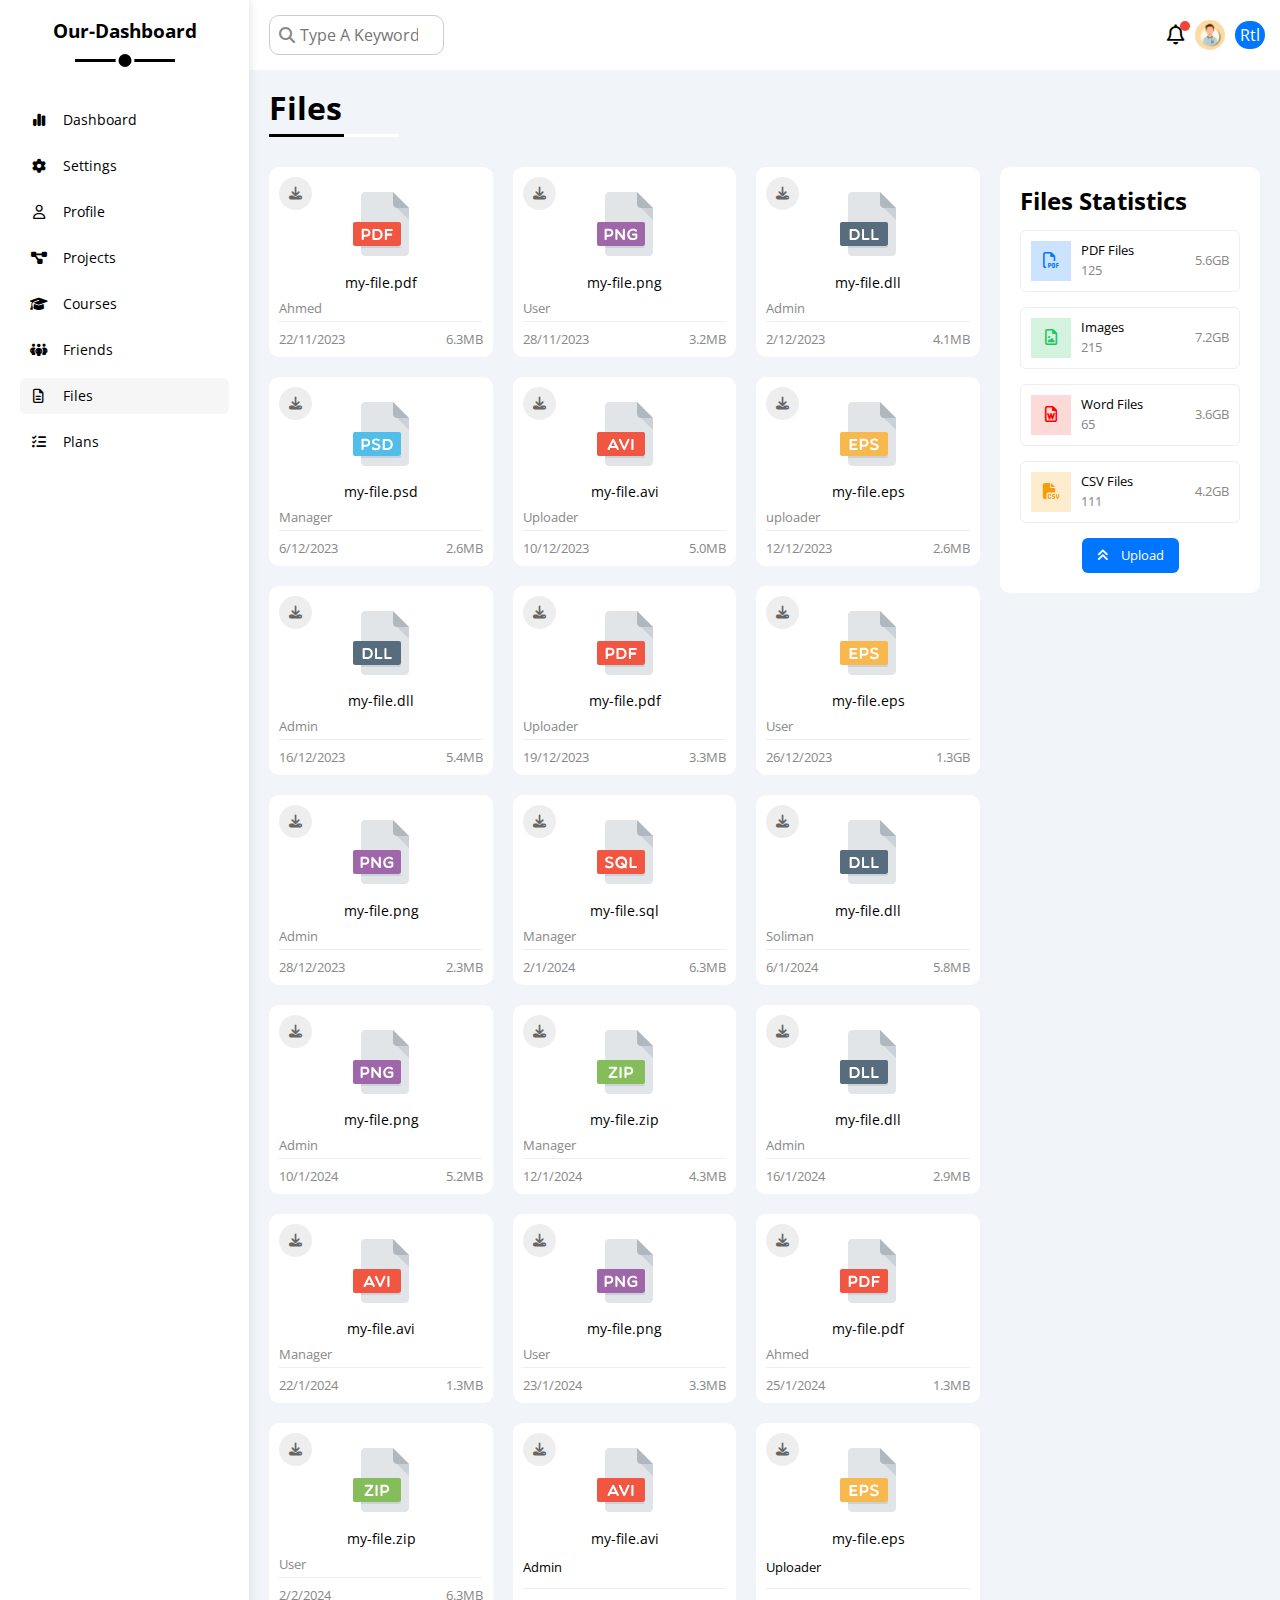
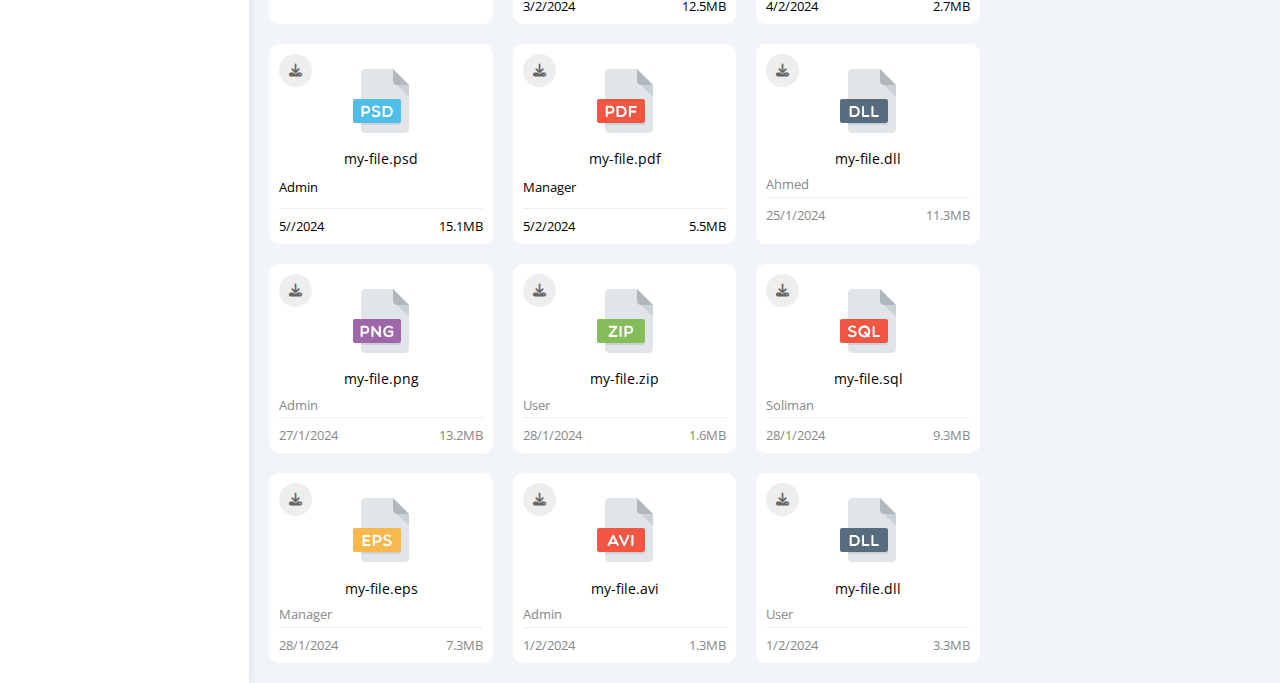
<file: files.html>
<!DOCTYPE html>
<html lang="en">
  <head>
    <meta charset="UTF-8" />
    <meta name="viewport" content="width=device-width, initial-scale=1.0" />
    <link rel="stylesheet" href="Css/all.min.css" />
    <link rel="stylesheet" href="Css/framework.css" />
    <link id="stylesheet" rel="stylesheet" href="Css/Dash.css" />
    <link rel="stylesheet" href="Css/normalize.css" />
    <link rel="preconnect" href="https://fonts.googleapis.com" />
    <link rel="preconnect" href="https://fonts.gstatic.com" crossorigin />
    <link
      href="https://fonts.googleapis.com/css2?family=Open+Sans:ital,wght@0,300;0,400;0,500;0,600;0,700;0,800;1,300&display=swap"
      rel="stylesheet"
    />
    <script src="script.js"></script>
    <title>Files</title>
  </head>
  <body>
    <div class="page d-flex">
      <div class="sidebar bg-white p-20 p-relative">
        <h3 class="p-relative txt-c mt-0">Our-Dashboard</h3>
        <ul>
          <li>
            <a
              class="d-flex align-center fs-14 c-black rad-6 p-10"
              href="index.html"
            >
              <i class="fa-solid fa-chart-simple fa-fw"></i>
              <span>Dashboard</span>
            </a>
          </li>
          <li>
            <a
              class="d-flex align-center fs-14 c-black rad-6 p-10"
              href="setting.html"
            >
              <i class="fa-solid fa-gear fa-fw"></i>
              <span>Settings</span>
            </a>
          </li>
          <li>
            <a
              class="d-flex align-center fs-14 c-black rad-6 p-10"
              href="profile.html"
            >
              <i class="fa-regular fa-user fa-fw"></i>
              <span>Profile</span>
            </a>
          </li>
          <li>
            <a
              class="d-flex align-center fs-14 c-black rad-6 p-10"
              href="projects.html"
            >
              <i class="fa-solid fa-diagram-project fa-fw"></i>
              <span>Projects</span>
            </a>
          </li>
          <li>
            <a
              class="d-flex align-center fs-14 c-black rad-6 p-10"
              href="courses.html"
            >
              <i class="fa-solid fa-graduation-cap fa-fw"></i>
              <span>Courses</span>
            </a>
          </li>
          <li>
            <a
              class="d-flex align-center fs-14 c-black rad-6 p-10"
              href="friends.html"
            >
              <i class="fa-solid fa-people-group fa-fw"></i>
              <span>Friends</span>
            </a>
          </li>
          <li>
            <a
              class="active d-flex align-center fs-14 c-black rad-6 p-10"
              href="files.html"
            >
              <i class="fa-regular fa-file-lines fa-fw"></i>
              <span>Files</span>
            </a>
          </li>
          <li>
            <a
              class="d-flex align-center fs-14 c-black rad-6 p-10"
              href="plans.html"
            >
              <i class="fa-solid fa-list-check fa-fw"></i>
              <span>Plans</span>
            </a>
          </li>
        </ul>
      </div>
      <div class="content w-full">
        <!-- Start head -->
        <div class="head bg-white p-15 between-flex">
          <div class="search p-relative">
            <input class="p-10" type="search" placeholder="Type A Keyword" />
          </div>
          <div class="icons d-flex align-center">
            <span class="notification p-relative">
              <i class="fa-regular fa-bell fa-lg"></i>
            </span>
            <img src="images/avatar.jpg" alt="" />
            <button class="btn-switch" id="toggleDirectionButton">Rtl</button>
          </div>
        </div>
        <!-- End head -->
        <h1 class="p-relative">Files</h1>
        <!-- Start Files-page -->
        <div class="files-page d-flex m-20 gap-20">
          <div class="files-stats p-20 bg-white rad-10">
            <h2 class="mt-0 mb-15 txt-c-mobile">Files Statistics</h2>
            <div class="d-flex align-center border-eee p-10 rad-6 mb-15 fs-13">
              <i
                class="fa-regular fa-file-pdf fa-lg c-blue center-flex blue icon"
              ></i>
              <div class="info">
                <span>PDF Files</span>
                <span class="c-gray d-block mt-5">125</span>
              </div>
              <div class="size c-gray">5.6GB</div>
            </div>
            <div class="d-flex align-center border-eee p-10 rad-6 mb-15 fs-13">
              <i
                class="fa-regular fa-file-image fa-lg c-green center-flex green icon"
              ></i>
              <div class="info">
                <span>Images</span>
                <span class="c-gray d-block mt-5">215</span>
              </div>
              <div class="size c-gray">7.2GB</div>
            </div>
            <div class="d-flex align-center border-eee p-10 rad-6 mb-15 fs-13">
              <i
                class="fa-regular fa-file-word fa-lg c-red center-flex red icon"
              ></i>
              <div class="info">
                <span>Word Files</span>
                <span class="c-gray d-block mt-5">65</span>
              </div>
              <div class="size c-gray">3.6GB</div>
            </div>
            <div class="d-flex align-center border-eee p-10 rad-6 mb-15 fs-13">
              <i
                class="fa-solid fa-file-csv fa-lg c-orange center-flex orange icon"
              ></i>
              <div class="info">
                <span>CSV Files</span>
                <span class="c-gray d-block mt-5">111</span>
              </div>
              <div class="size c-gray">4.2GB</div>
            </div>
            <a
              class="upload bg-blue c-white fs-13 rad-6 d-block w-fit"
              href="#"
            >
              <i class="fa-solid fa-angles-up mr-10"></i>
              Upload
            </a>
          </div>
          <div class="files-content d-grid gap-20">
            <div class="file bg-white p-10 rad-10">
              <i class="fa-solid fa-download c-gray p-absolute"></i>
              <div class="icon txt-c">
                <img class="mt-15 mb-15" src="images/pdf.svg" alt="" />
              </div>
              <div class="txt-c mb-10 fs-14">my-file.pdf</div>
              <div class="c-gray fs-13">Ahmed</div>
              <div class="info between-flex mt-10 pt-10 fs-13 c-gray">
                <span>22/11/2023</span>
                <span>6.3MB</span>
              </div>
            </div>
            <div class="file bg-white p-10 rad-10">
              <i class="fa-solid fa-download c-gray p-absolute"></i>
              <div class="icon txt-c">
                <img class="mt-15 mb-15" src="images/png.svg" alt="" />
              </div>
              <div class="txt-c mb-10 fs-14">my-file.png</div>
              <div class="c-gray fs-13">User</div>
              <div class="info between-flex mt-10 pt-10 fs-13 c-gray">
                <span>28/11/2023</span>
                <span>3.2MB</span>
              </div>
            </div>
            <div class="file bg-white p-10 rad-10">
              <i class="fa-solid fa-download c-gray p-absolute"></i>
              <div class="icon txt-c">
                <img class="mt-15 mb-15" src="images/dll.svg" alt="" />
              </div>
              <div class="txt-c mb-10 fs-14">my-file.dll</div>
              <div class="c-gray fs-13">Admin</div>
              <div class="info between-flex mt-10 pt-10 fs-13 c-gray">
                <span>2/12/2023</span>
                <span>4.1MB</span>
              </div>
            </div>
            <div class="file bg-white p-10 rad-10">
              <i class="fa-solid fa-download c-gray p-absolute"></i>
              <div class="icon txt-c">
                <img class="mt-15 mb-15" src="images/psd.svg" alt="" />
              </div>
              <div class="txt-c mb-10 fs-14">my-file.psd</div>
              <div class="c-gray fs-13">Manager</div>
              <div class="info between-flex mt-10 pt-10 fs-13 c-gray">
                <span>6/12/2023</span>
                <span>2.6MB</span>
              </div>
            </div>
            <div class="file bg-white p-10 rad-10">
              <i class="fa-solid fa-download c-gray p-absolute"></i>
              <div class="icon txt-c">
                <img class="mt-15 mb-15" src="images/avi.svg" alt="" />
              </div>
              <div class="txt-c mb-10 fs-14">my-file.avi</div>
              <div class="c-gray fs-13">Uploader</div>
              <div class="info between-flex mt-10 pt-10 fs-13 c-gray">
                <span>10/12/2023</span>
                <span>5.0MB</span>
              </div>
            </div>
            <div class="file bg-white p-10 rad-10">
              <i class="fa-solid fa-download c-gray p-absolute"></i>
              <div class="icon txt-c">
                <img class="mt-15 mb-15" src="images/eps.svg" alt="" />
              </div>
              <div class="txt-c mb-10 fs-14">my-file.eps</div>
              <div class="c-gray fs-13">uploader</div>
              <div class="info between-flex mt-10 pt-10 fs-13 c-gray">
                <span>12/12/2023</span>
                <span>2.6MB</span>
              </div>
            </div>
            <div class="file bg-white p-10 rad-10">
              <i class="fa-solid fa-download c-gray p-absolute"></i>
              <div class="icon txt-c">
                <img class="mt-15 mb-15" src="images/dll.svg" alt="" />
              </div>
              <div class="txt-c mb-10 fs-14">my-file.dll</div>
              <div class="c-gray fs-13">Admin</div>
              <div class="info between-flex mt-10 pt-10 fs-13 c-gray">
                <span>16/12/2023</span>
                <span>5.4MB</span>
              </div>
            </div>
            <div class="file bg-white p-10 rad-10">
              <i class="fa-solid fa-download c-gray p-absolute"></i>
              <div class="icon txt-c">
                <img class="mt-15 mb-15" src="images/pdf.svg" alt="" />
              </div>
              <div class="txt-c mb-10 fs-14">my-file.pdf</div>
              <div class="c-gray fs-13">Uploader</div>
              <div class="info between-flex mt-10 pt-10 fs-13 c-gray">
                <span>19/12/2023</span>
                <span>3.3MB</span>
              </div>
            </div>
            <div class="file bg-white p-10 rad-10">
              <i class="fa-solid fa-download c-gray p-absolute"></i>
              <div class="icon txt-c">
                <img class="mt-15 mb-15" src="images/eps.svg" alt="" />
              </div>
              <div class="txt-c mb-10 fs-14">my-file.eps</div>
              <div class="c-gray fs-13">User</div>
              <div class="info between-flex mt-10 pt-10 fs-13 c-gray">
                <span>26/12/2023</span>
                <span>1.3GB</span>
              </div>
            </div>
            <div class="file bg-white p-10 rad-10">
              <i class="fa-solid fa-download c-gray p-absolute"></i>
              <div class="icon txt-c">
                <img class="mt-15 mb-15" src="images/png.svg" alt="" />
              </div>
              <div class="txt-c mb-10 fs-14">my-file.png</div>
              <div class="c-gray fs-13">Admin</div>
              <div class="info between-flex mt-10 pt-10 fs-13 c-gray">
                <span>28/12/2023</span>
                <span>2.3MB</span>
              </div>
            </div>
            <div class="file bg-white p-10 rad-10">
              <i class="fa-solid fa-download c-gray p-absolute"></i>
              <div class="icon txt-c">
                <img class="mt-15 mb-15" src="images/sql.svg" alt="" />
              </div>
              <div class="txt-c mb-10 fs-14">my-file.sql</div>
              <div class="c-gray fs-13">Manager</div>
              <div class="info between-flex mt-10 pt-10 fs-13 c-gray">
                <span>2/1/2024</span>
                <span>6.3MB</span>
              </div>
            </div>
            <div class="file bg-white p-10 rad-10">
              <i class="fa-solid fa-download c-gray p-absolute"></i>
              <div class="icon txt-c">
                <img class="mt-15 mb-15" src="images/dll.svg" alt="" />
              </div>
              <div class="txt-c mb-10 fs-14">my-file.dll</div>
              <div class="c-gray fs-13">Soliman</div>
              <div class="info between-flex mt-10 pt-10 fs-13 c-gray">
                <span>6/1/2024</span>
                <span>5.8MB</span>
              </div>
            </div>
            <div class="file bg-white p-10 rad-10">
              <i class="fa-solid fa-download c-gray p-absolute"></i>
              <div class="icon txt-c">
                <img class="mt-15 mb-15" src="images/png.svg" alt="" />
              </div>
              <div class="txt-c mb-10 fs-14">my-file.png</div>
              <div class="c-gray fs-13">Admin</div>
              <div class="info between-flex mt-10 pt-10 fs-13 c-gray">
                <span>10/1/2024</span>
                <span>5.2MB</span>
              </div>
            </div>
            <div class="file bg-white p-10 rad-10">
              <i class="fa-solid fa-download c-gray p-absolute"></i>
              <div class="icon txt-c">
                <img class="mt-15 mb-15" src="images/zip.svg" alt="" />
              </div>
              <div class="txt-c mb-10 fs-14">my-file.zip</div>
              <div class="c-gray fs-13">Manager</div>
              <div class="info between-flex mt-10 pt-10 fs-13 c-gray">
                <span>12/1/2024</span>
                <span>4.3MB</span>
              </div>
            </div>
            <div class="file bg-white p-10 rad-10">
              <i class="fa-solid fa-download c-gray p-absolute"></i>
              <div class="icon txt-c">
                <img class="mt-15 mb-15" src="images/dll.svg" alt="" />
              </div>
              <div class="txt-c mb-10 fs-14">my-file.dll</div>
              <div class="c-gray fs-13">Admin</div>
              <div class="info between-flex mt-10 pt-10 fs-13 c-gray">
                <span>16/1/2024</span>
                <span>2.9MB</span>
              </div>
            </div>
            <div class="file bg-white p-10 rad-10">
              <i class="fa-solid fa-download c-gray p-absolute"></i>
              <div class="icon txt-c">
                <img class="mt-15 mb-15" src="images/avi.svg" alt="" />
              </div>
              <div class="txt-c mb-10 fs-14">my-file.avi</div>
              <div class="c-gray fs-13">Manager</div>
              <div class="info between-flex mt-10 pt-10 fs-13 c-gray">
                <span>22/1/2024</span>
                <span>1.3MB</span>
              </div>
            </div>
            <div class="file bg-white p-10 rad-10">
              <i class="fa-solid fa-download c-gray p-absolute"></i>
              <div class="icon txt-c">
                <img class="mt-15 mb-15" src="images/png.svg" alt="" />
              </div>
              <div class="txt-c mb-10 fs-14">my-file.png</div>
              <div class="c-gray fs-13">User</div>
              <div class="info between-flex mt-10 pt-10 fs-13 c-gray">
                <span>23/1/2024</span>
                <span>3.3MB</span>
              </div>
            </div>
            <div class="file bg-white p-10 rad-10">
              <i class="fa-solid fa-download c-gray p-absolute"></i>
              <div class="icon txt-c">
                <img class="mt-15 mb-15" src="images/pdf.svg" alt="" />
              </div>
              <div class="txt-c mb-10 fs-14">my-file.pdf</div>
              <div class="c-gray fs-13">Ahmed</div>
              <div class="info between-flex mt-10 pt-10 fs-13 c-gray">
                <span>25/1/2024</span>
                <span>1.3MB</span>
              </div>
            </div>
            <div class="file bg-white p-10 rad-10">
              <i class="fa-solid fa-download c-gray p-absolute"></i>
              <div class="icon txt-c">
                <img class="mt-15 mb-15" src="images/zip.svg" alt="" />
              </div>
              <div class="txt-c mb-10 fs-14">my-file.zip</div>
              <div class="c-gray fs-13">User</div>
              <div class="info between-flex mt-10 pt-10 fs-13 c-gray">
                <span>2/2/2024</span>
                <span>6.3MB</span>
              </div>
            </div>
            <div class="file bg-white p-10 rad-10">
              <i class="fa-solid fa-download c-grey p-absolute"></i>
              <div class="icon txt-c">
                <img class="mt-15 mb-15" src="images/avi.svg" alt="" />
              </div>
              <div class="txt-c mb-10 fs-14">my-file.avi</div>
              <p class="c-grey fs-13">Admin</p>
              <div class="info between-flex mt-10 pt-10 fs-13 c-grey">
                <span>3/2/2024</span>
                <span>12.5MB</span>
              </div>
            </div>
            <div class="file bg-white p-10 rad-10">
              <i class="fa-solid fa-download c-grey p-absolute"></i>
              <div class="icon txt-c">
                <img class="mt-15 mb-15" src="images/eps.svg" alt="" />
              </div>
              <div class="txt-c mb-10 fs-14">my-file.eps</div>
              <p class="c-grey fs-13">Uploader</p>
              <div class="info between-flex mt-10 pt-10 fs-13 c-grey">
                <span>4/2/2024</span>
                <span>2.7MB</span>
              </div>
            </div>
            <div class="file bg-white p-10 rad-10">
              <i class="fa-solid fa-download c-grey p-absolute"></i>
              <div class="icon txt-c">
                <img class="mt-15 mb-15" src="images/psd.svg" alt="" />
              </div>
              <div class="txt-c mb-10 fs-14">my-file.psd</div>
              <p class="c-grey fs-13">Admin</p>
              <div class="info between-flex mt-10 pt-10 fs-13 c-grey">
                <span>5//2024</span>
                <span>15.1MB</span>
              </div>
            </div>
            <div class="file bg-white p-10 rad-10">
              <i class="fa-solid fa-download c-grey p-absolute"></i>
              <div class="icon txt-c">
                <img class="mt-15 mb-15" src="images/pdf.svg" alt="" />
              </div>
              <div class="txt-c mb-10 fs-14">my-file.pdf</div>
              <p class="c-grey fs-13">Manager</p>
              <div class="info between-flex mt-10 pt-10 fs-13 c-grey">
                <span>5/2/2024</span>
                <span>5.5MB</span>
              </div>
            </div>
            <div class="file bg-white p-10 rad-10">
              <i class="fa-solid fa-download c-gray p-absolute"></i>
              <div class="icon txt-c">
                <img class="mt-15 mb-15" src="images/dll.svg" alt="" />
              </div>
              <div class="txt-c mb-10 fs-14">my-file.dll</div>
              <div class="c-gray fs-13">Ahmed</div>
              <div class="info between-flex mt-10 pt-10 fs-13 c-gray">
                <span>25/1/2024</span>
                <span>11.3MB</span>
              </div>
            </div>
            <div class="file bg-white p-10 rad-10">
              <i class="fa-solid fa-download c-gray p-absolute"></i>
              <div class="icon txt-c">
                <img class="mt-15 mb-15" src="images/png.svg" alt="" />
              </div>
              <div class="txt-c mb-10 fs-14">my-file.png</div>
              <div class="c-gray fs-13">Admin</div>
              <div class="info between-flex mt-10 pt-10 fs-13 c-gray">
                <span>27/1/2024</span>
                <span>13.2MB</span>
              </div>
            </div>
            <div class="file bg-white p-10 rad-10">
              <i class="fa-solid fa-download c-gray p-absolute"></i>
              <div class="icon txt-c">
                <img class="mt-15 mb-15" src="images/zip.svg" alt="" />
              </div>
              <div class="txt-c mb-10 fs-14">my-file.zip</div>
              <div class="c-gray fs-13">User</div>
              <div class="info between-flex mt-10 pt-10 fs-13 c-gray">
                <span>28/1/2024</span>
                <span>1.6MB</span>
              </div>
            </div>
            <div class="file bg-white p-10 rad-10">
              <i class="fa-solid fa-download c-gray p-absolute"></i>
              <div class="icon txt-c">
                <img class="mt-15 mb-15" src="images/sql.svg" alt="" />
              </div>
              <div class="txt-c mb-10 fs-14">my-file.sql</div>
              <div class="c-gray fs-13">Soliman</div>
              <div class="info between-flex mt-10 pt-10 fs-13 c-gray">
                <span>28/1/2024</span>
                <span>9.3MB</span>
              </div>
            </div>
            <div class="file bg-white p-10 rad-10">
              <i class="fa-solid fa-download c-gray p-absolute"></i>
              <div class="icon txt-c">
                <img class="mt-15 mb-15" src="images/eps.svg" alt="" />
              </div>
              <div class="txt-c mb-10 fs-14">my-file.eps</div>
              <div class="c-gray fs-13">Manager</div>
              <div class="info between-flex mt-10 pt-10 fs-13 c-gray">
                <span>28/1/2024</span>
                <span>7.3MB</span>
              </div>
            </div>
            <div class="file bg-white p-10 rad-10">
              <i class="fa-solid fa-download c-gray p-absolute"></i>
              <div class="icon txt-c">
                <img class="mt-15 mb-15" src="images/avi.svg" alt="" />
              </div>
              <div class="txt-c mb-10 fs-14">my-file.avi</div>
              <div class="c-gray fs-13">Admin</div>
              <div class="info between-flex mt-10 pt-10 fs-13 c-gray">
                <span>1/2/2024</span>
                <span>1.3MB</span>
              </div>
            </div>
            <div class="file bg-white p-10 rad-10">
              <i class="fa-solid fa-download c-gray p-absolute"></i>
              <div class="icon txt-c">
                <img class="mt-15 mb-15" src="images/dll.svg" alt="" />
              </div>
              <div class="txt-c mb-10 fs-14">my-file.dll</div>
              <div class="c-gray fs-13">User</div>
              <div class="info between-flex mt-10 pt-10 fs-13 c-gray">
                <span>1/2/2024</span>
                <span>3.3MB</span>
              </div>
            </div>
          </div>
        </div>
        <!--  End Files-page  -->
      </div>
    </div>
  </body>
</html>
</file>
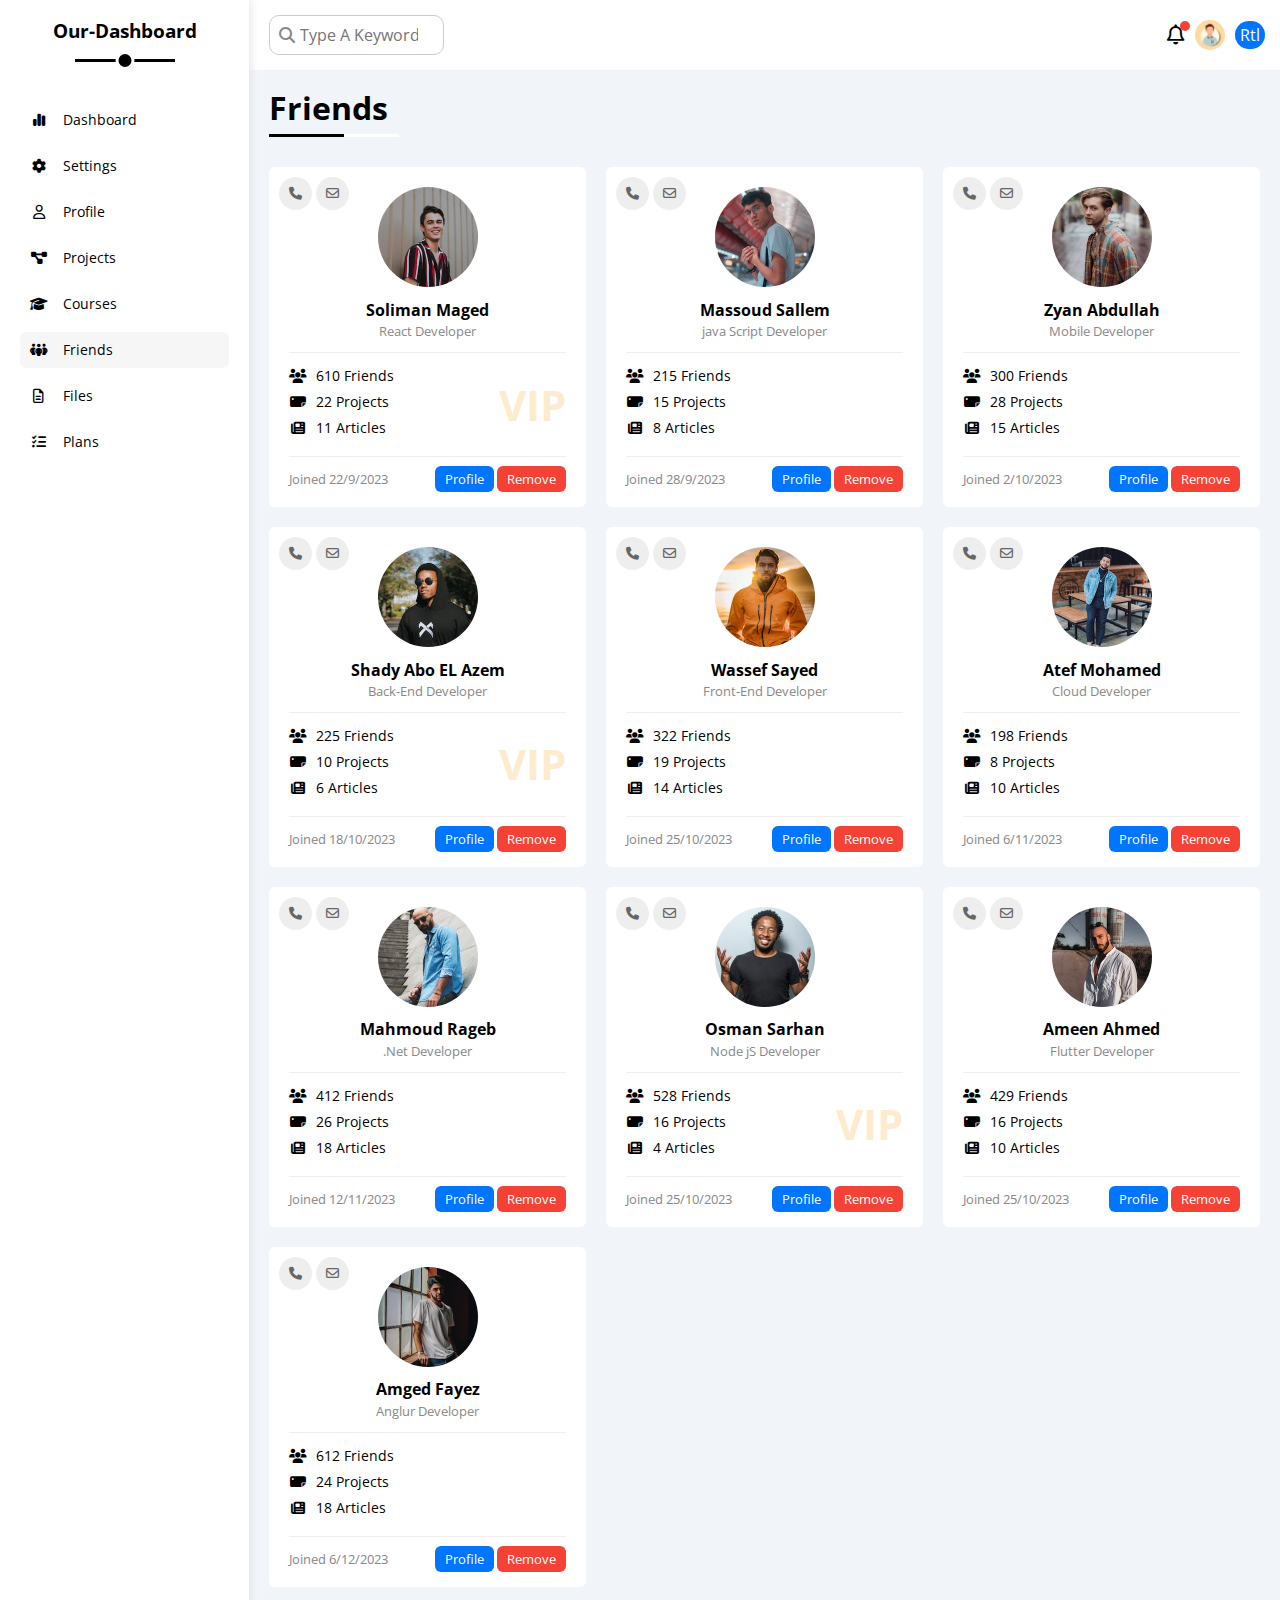
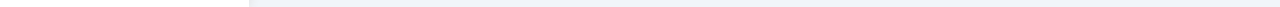
<file: friends.html>
<!DOCTYPE html>
<html lang="en">
  <meta charset="UTF-8" />
  <meta name="viewport" content="width=device-width, initial-scale=1.0" />
  <link rel="stylesheet" href="Css/all.min.css" />
  <link rel="stylesheet" href="Css/framework.css" />
  <link id="stylesheet" rel="stylesheet" href="Css/Dash.css" />
  <link rel="stylesheet" href="Css/normalize.css" />
  <link rel="preconnect" href="https://fonts.googleapis.com" />
  <link rel="preconnect" href="https://fonts.gstatic.com" crossorigin />
  <link
    href="https://fonts.googleapis.com/css2?family=Open+Sans:ital,wght@0,300;0,400;0,500;0,600;0,700;0,800;1,300&display=swap"
    rel="stylesheet"
  />
  <script src="script.js"></script>
    <title>Friends</title>
  </head>
  <body>
    <div class="page d-flex">
      <div class="sidebar bg-white p-20 p-relative">
        <h3 class="p-relative txt-c mt-0">Our-Dashboard</h3>
        <ul>
          <li>
            <a
              class="d-flex align-center fs-14 c-black rad-6 p-10"
              href="index.html"
            >
              <i class="fa-solid fa-chart-simple fa-fw"></i>
              <span>Dashboard</span>
            </a>
          </li>
          <li>
            <a
              class="d-flex align-center fs-14 c-black rad-6 p-10"
              href="setting.html"
            >
              <i class="fa-solid fa-gear fa-fw"></i>
              <span>Settings</span>
            </a>
          </li>
          <li>
            <a
              class="d-flex align-center fs-14 c-black rad-6 p-10"
              href="profile.html"
            >
              <i class="fa-regular fa-user fa-fw"></i>
              <span>Profile</span>
            </a>
          </li>
          <li>
            <a
              class="d-flex align-center fs-14 c-black rad-6 p-10"
              href="projects.html"
            >
              <i class="fa-solid fa-diagram-project fa-fw"></i>
              <span>Projects</span>
            </a>
          </li>
          <li>
            <a
              class="d-flex align-center fs-14 c-black rad-6 p-10"
              href="courses.html"
            >
              <i class="fa-solid fa-graduation-cap fa-fw"></i>
              <span>Courses</span>
            </a>
          </li>
          <li>
            <a
              class="active d-flex align-center fs-14 c-black rad-6 p-10"
              href="friends.html"
            >
              <i class="fa-solid fa-people-group fa-fw"></i>
              <span>Friends</span>
            </a>
          </li>
          <li>
            <a
              class="d-flex align-center fs-14 c-black rad-6 p-10"
              href="files.html"
            >
              <i class="fa-regular fa-file-lines fa-fw"></i>
              <span>Files</span>
            </a>
          </li>
          <li>
            <a
              class="d-flex align-center fs-14 c-black rad-6 p-10"
              href="plans.html"
            >
              <i class="fa-solid fa-list-check fa-fw"></i>
              <span>Plans</span>
            </a>
          </li>
        </ul>
      </div>
      <div class="content w-full">
        <!-- Start head -->
        <div class="head bg-white p-15 between-flex">
          <div class="search p-relative">
            <input class="p-10" type="search" placeholder="Type A Keyword" />
          </div>
          <div class="icons d-flex align-center">
            <span class="notification p-relative">
              <i class="fa-regular fa-bell fa-lg"></i>
            </span>
            <img src="images/avatar.jpg" alt="" />
            <button class="btn-switch" id="toggleDirectionButton">Rtl</button>
          </div>
        </div>
        <!-- End head -->
        <h1 class="p-relative">Friends</h1>
        <!-- Start Friends-page -->
        <div class="friends-page d-grid m-20 gap-20">
          <div class="friend bg-white rad-6 p-20 p-relative">
            <div class="contact">
              <i class="fa-solid fa-phone"></i>
              <i class="fa-regular fa-envelope"></i>
            </div>
            <div class="txt-c">
              <img
                class="rad-half mt-10 mb-10 w-100 h-100"
                src="images/friend-01.jpg"
                alt=""
              />
              <h4 class="m-0">Soliman Maged</h4>
              <p class="c-gray fs-13 mt-5 mb-0">React Developer</p>
            </div>
            <div class="icons fs-14 p-relative">
              <div class="mb-10">
                <i class="fa-solid fa-users fa-fw"></i>
                <span>610 Friends</span>
              </div>
              <div class="mb-10">
                <i class="fa-solid fa-tarp fa-fw"></i>
                <span>22 Projects</span>
              </div>
              <div class="mb-10">
                <i class="fa-solid fa-newspaper fa-fw"></i>
                <span>11 Articles</span>
              </div>
              <span class="vip fw-bold c-orange">VIP</span>
            </div>
            <div class="info between-flex fs-13">
              <span class="c-gray">Joined 22/9/2023</span>
              <div>
                <a class="bg-blue c-white btn-shape" href="profile.html"
                  >Profile</a
                >
                <a class="bg-red c-white btn-shape" href="#">Remove</a>
              </div>
            </div>
          </div>
          <div class="friend bg-white rad-6 p-20 p-relative">
            <div class="contact">
              <i class="fa-solid fa-phone"></i>
              <i class="fa-regular fa-envelope"></i>
            </div>
            <div class="txt-c">
              <img
                class="rad-half mt-10 mb-10 w-100 h-100"
                src="images/friend-02.jpg"
                alt=""
              />
              <h4 class="m-0">Massoud Sallem</h4>
              <p class="c-gray fs-13 mt-5 mb-0">java Script Developer</p>
            </div>
            <div class="icons fs-14 p-relative">
              <div class="mb-10">
                <i class="fa-solid fa-users fa-fw"></i>
                <span>215 Friends</span>
              </div>
              <div class="mb-10">
                <i class="fa-solid fa-tarp fa-fw"></i>
                <span>15 Projects</span>
              </div>
              <div class="mb-10">
                <i class="fa-solid fa-newspaper fa-fw"></i>
                <span>8 Articles</span>
              </div>
            </div>
            <div class="info between-flex fs-13">
              <span class="c-gray">Joined 28/9/2023</span>
              <div>
                <a class="bg-blue c-white btn-shape" href="profile.html"
                  >Profile</a
                >
                <a class="bg-red c-white btn-shape" href="#">Remove</a>
              </div>
            </div>
          </div>
          <div class="friend bg-white rad-6 p-20 p-relative">
            <div class="contact">
              <i class="fa-solid fa-phone"></i>
              <i class="fa-regular fa-envelope"></i>
            </div>
            <div class="txt-c">
              <img
                class="rad-half mt-10 mb-10 w-100 h-100"
                src="images/friend-03.jpg"
                alt=""
              />
              <h4 class="m-0">Zyan Abdullah</h4>
              <p class="c-gray fs-13 mt-5 mb-0">Mobile Developer</p>
            </div>
            <div class="icons fs-14 p-relative">
              <div class="mb-10">
                <i class="fa-solid fa-users fa-fw"></i>
                <span>300 Friends</span>
              </div>
              <div class="mb-10">
                <i class="fa-solid fa-tarp fa-fw"></i>
                <span>28 Projects</span>
              </div>
              <div class="mb-10">
                <i class="fa-solid fa-newspaper fa-fw"></i>
                <span>15 Articles</span>
              </div>
            </div>
            <div class="info between-flex fs-13">
              <span class="c-gray">Joined 2/10/2023</span>
              <div>
                <a class="bg-blue c-white btn-shape" href="profile.html"
                  >Profile</a
                >
                <a class="bg-red c-white btn-shape" href="#">Remove</a>
              </div>
            </div>
          </div>
          <div class="friend bg-white rad-6 p-20 p-relative">
            <div class="contact">
              <i class="fa-solid fa-phone"></i>
              <i class="fa-regular fa-envelope"></i>
            </div>
            <div class="txt-c">
              <img
                class="rad-half mt-10 mb-10 w-100 h-100"
                src="images/friend-04.jpg"
                alt=""
              />
              <h4 class="m-0">Shady Abo EL Azem</h4>
              <p class="c-gray fs-13 mt-5 mb-0">Back-End Developer</p>
            </div>
            <div class="icons fs-14 p-relative">
              <div class="mb-10">
                <i class="fa-solid fa-users fa-fw"></i>
                <span>225 Friends</span>
              </div>
              <div class="mb-10">
                <i class="fa-solid fa-tarp fa-fw"></i>
                <span>10 Projects</span>
              </div>
              <div class="mb-10">
                <i class="fa-solid fa-newspaper fa-fw"></i>
                <span>6 Articles</span>
              </div>
              <span class="vip fw-bold c-orange">VIP</span>
            </div>
            <div class="info between-flex fs-13">
              <span class="c-gray">Joined 18/10/2023</span>
              <div>
                <a class="bg-blue c-white btn-shape" href="profile.html"
                  >Profile</a
                >
                <a class="bg-red c-white btn-shape" href="#">Remove</a>
              </div>
            </div>
          </div>
          <div class="friend bg-white rad-6 p-20 p-relative">
            <div class="contact">
              <i class="fa-solid fa-phone"></i>
              <i class="fa-regular fa-envelope"></i>
            </div>
            <div class="txt-c">
              <img
                class="rad-half mt-10 mb-10 w-100 h-100"
                src="images/friend-05.jpg"
                alt=""
              />
              <h4 class="m-0">Wassef Sayed</h4>
              <p class="c-gray fs-13 mt-5 mb-0">Front-End Developer</p>
            </div>
            <div class="icons fs-14 p-relative">
              <div class="mb-10">
                <i class="fa-solid fa-users fa-fw"></i>
                <span>322 Friends</span>
              </div>
              <div class="mb-10">
                <i class="fa-solid fa-tarp fa-fw"></i>
                <span>19 Projects</span>
              </div>
              <div class="mb-10">
                <i class="fa-solid fa-newspaper fa-fw"></i>
                <span>14 Articles</span>
              </div>
            </div>
            <div class="info between-flex fs-13">
              <span class="c-gray">Joined 25/10/2023</span>
              <div>
                <a class="bg-blue c-white btn-shape" href="profile.html"
                  >Profile</a
                >
                <a class="bg-red c-white btn-shape" href="#">Remove</a>
              </div>
            </div>
          </div>
          <div class="friend bg-white rad-6 p-20 p-relative">
            <div class="contact">
              <i class="fa-solid fa-phone"></i>
              <i class="fa-regular fa-envelope"></i>
            </div>
            <div class="txt-c">
              <img
                class="rad-half mt-10 mb-10 w-100 h-100"
                src="images/friend-06.jpg"
                alt=""
              />
              <h4 class="m-0">Atef Mohamed</h4>
              <p class="c-gray fs-13 mt-5 mb-0">Cloud Developer</p>
            </div>
            <div class="icons fs-14 p-relative">
              <div class="mb-10">
                <i class="fa-solid fa-users fa-fw"></i>
                <span>198 Friends</span>
              </div>
              <div class="mb-10">
                <i class="fa-solid fa-tarp fa-fw"></i>
                <span>8 Projects</span>
              </div>
              <div class="mb-10">
                <i class="fa-solid fa-newspaper fa-fw"></i>
                <span>10 Articles</span>
              </div>
            </div>
            <div class="info between-flex fs-13">
              <span class="c-gray">Joined 6/11/2023</span>
              <div>
                <a class="bg-blue c-white btn-shape" href="profile.html"
                  >Profile</a
                >
                <a class="bg-red c-white btn-shape" href="#">Remove</a>
              </div>
            </div>
          </div>
          <div class="friend bg-white rad-6 p-20 p-relative">
            <div class="contact">
              <i class="fa-solid fa-phone"></i>
              <i class="fa-regular fa-envelope"></i>
            </div>
            <div class="txt-c">
              <img
                class="rad-half mt-10 mb-10 w-100 h-100"
                src="images/friend-07.jpg"
                alt=""
              />
              <h4 class="m-0">Mahmoud Rageb</h4>
              <p class="c-gray fs-13 mt-5 mb-0">.Net Developer</p>
            </div>
            <div class="icons fs-14 p-relative">
              <div class="mb-10">
                <i class="fa-solid fa-users fa-fw"></i>
                <span>412 Friends</span>
              </div>
              <div class="mb-10">
                <i class="fa-solid fa-tarp fa-fw"></i>
                <span>26 Projects</span>
              </div>
              <div class="mb-10">
                <i class="fa-solid fa-newspaper fa-fw"></i>
                <span>18 Articles</span>
              </div>
            </div>
            <div class="info between-flex fs-13">
              <span class="c-gray">Joined 12/11/2023</span>
              <div>
                <a class="bg-blue c-white btn-shape" href="profile.html"
                  >Profile</a
                >
                <a class="bg-red c-white btn-shape" href="#">Remove</a>
              </div>
            </div>
          </div>
          <div class="friend bg-white rad-6 p-20 p-relative">
            <div class="contact">
              <i class="fa-solid fa-phone"></i>
              <i class="fa-regular fa-envelope"></i>
            </div>
            <div class="txt-c">
              <img
                class="rad-half mt-10 mb-10 w-100 h-100"
                src="images/friend-08.jpg"
                alt=""
              />
              <h4 class="m-0">Osman Sarhan</h4>
              <p class="c-gray fs-13 mt-5 mb-0">Node jS Developer</p>
            </div>
            <div class="icons fs-14 p-relative">
              <div class="mb-10">
                <i class="fa-solid fa-users fa-fw"></i>
                <span>528 Friends</span>
              </div>
              <div class="mb-10">
                <i class="fa-solid fa-tarp fa-fw"></i>
                <span>16 Projects</span>
              </div>
              <div class="mb-10">
                <i class="fa-solid fa-newspaper fa-fw"></i>
                <span>4 Articles</span>
              </div>
              <span class="vip fw-bold c-orange">VIP</span>
            </div>
            <div class="info between-flex fs-13">
              <span class="c-gray">Joined 25/10/2023</span>
              <div>
                <a class="bg-blue c-white btn-shape" href="profile.html"
                  >Profile</a
                >
                <a class="bg-red c-white btn-shape" href="#">Remove</a>
              </div>
            </div>
          </div>
          <div class="friend bg-white rad-6 p-20 p-relative">
            <div class="contact">
              <i class="fa-solid fa-phone"></i>
              <i class="fa-regular fa-envelope"></i>
            </div>
            <div class="txt-c">
              <img
                class="rad-half mt-10 mb-10 w-100 h-100"
                src="images/friend-09.jpg"
                alt=""
              />
              <h4 class="m-0">Ameen Ahmed</h4>
              <p class="c-gray fs-13 mt-5 mb-0">Flutter Developer</p>
            </div>
            <div class="icons fs-14 p-relative">
              <div class="mb-10">
                <i class="fa-solid fa-users fa-fw"></i>
                <span>429 Friends</span>
              </div>
              <div class="mb-10">
                <i class="fa-solid fa-tarp fa-fw"></i>
                <span>16 Projects</span>
              </div>
              <div class="mb-10">
                <i class="fa-solid fa-newspaper fa-fw"></i>
                <span>10 Articles</span>
              </div>
            </div>
            <div class="info between-flex fs-13">
              <span class="c-gray">Joined 25/10/2023</span>
              <div>
                <a class="bg-blue c-white btn-shape" href="profile.html"
                  >Profile</a
                >
                <a class="bg-red c-white btn-shape" href="#">Remove</a>
              </div>
            </div>
          </div>
          <div class="friend bg-white rad-6 p-20 p-relative">
            <div class="contact">
              <i class="fa-solid fa-phone"></i>
              <i class="fa-regular fa-envelope"></i>
            </div>
            <div class="txt-c">
              <img
                class="rad-half mt-10 mb-10 w-100 h-100"
                src="images/friend-010.jpg"
                alt=""
              />
              <h4 class="m-0">Amged Fayez</h4>
              <p class="c-gray fs-13 mt-5 mb-0">Anglur Developer</p>
            </div>
            <div class="icons fs-14 p-relative">
              <div class="mb-10">
                <i class="fa-solid fa-users fa-fw"></i>
                <span>612 Friends</span>
              </div>
              <div class="mb-10">
                <i class="fa-solid fa-tarp fa-fw"></i>
                <span>24 Projects</span>
              </div>
              <div class="mb-10">
                <i class="fa-solid fa-newspaper fa-fw"></i>
                <span>18 Articles</span>
              </div>
            </div>
            <div class="info between-flex fs-13">
              <span class="c-gray">Joined 6/12/2023</span>
              <div>
                <a class="bg-blue c-white btn-shape" href="profile.html"
                  >Profile</a
                >
                <a class="bg-red c-white btn-shape" href="#">Remove</a>
              </div>
            </div>
          </div>
        </div>
        <!--  End Friends-page  -->
      </div>
    </div>
  </body>
</html>
</file>
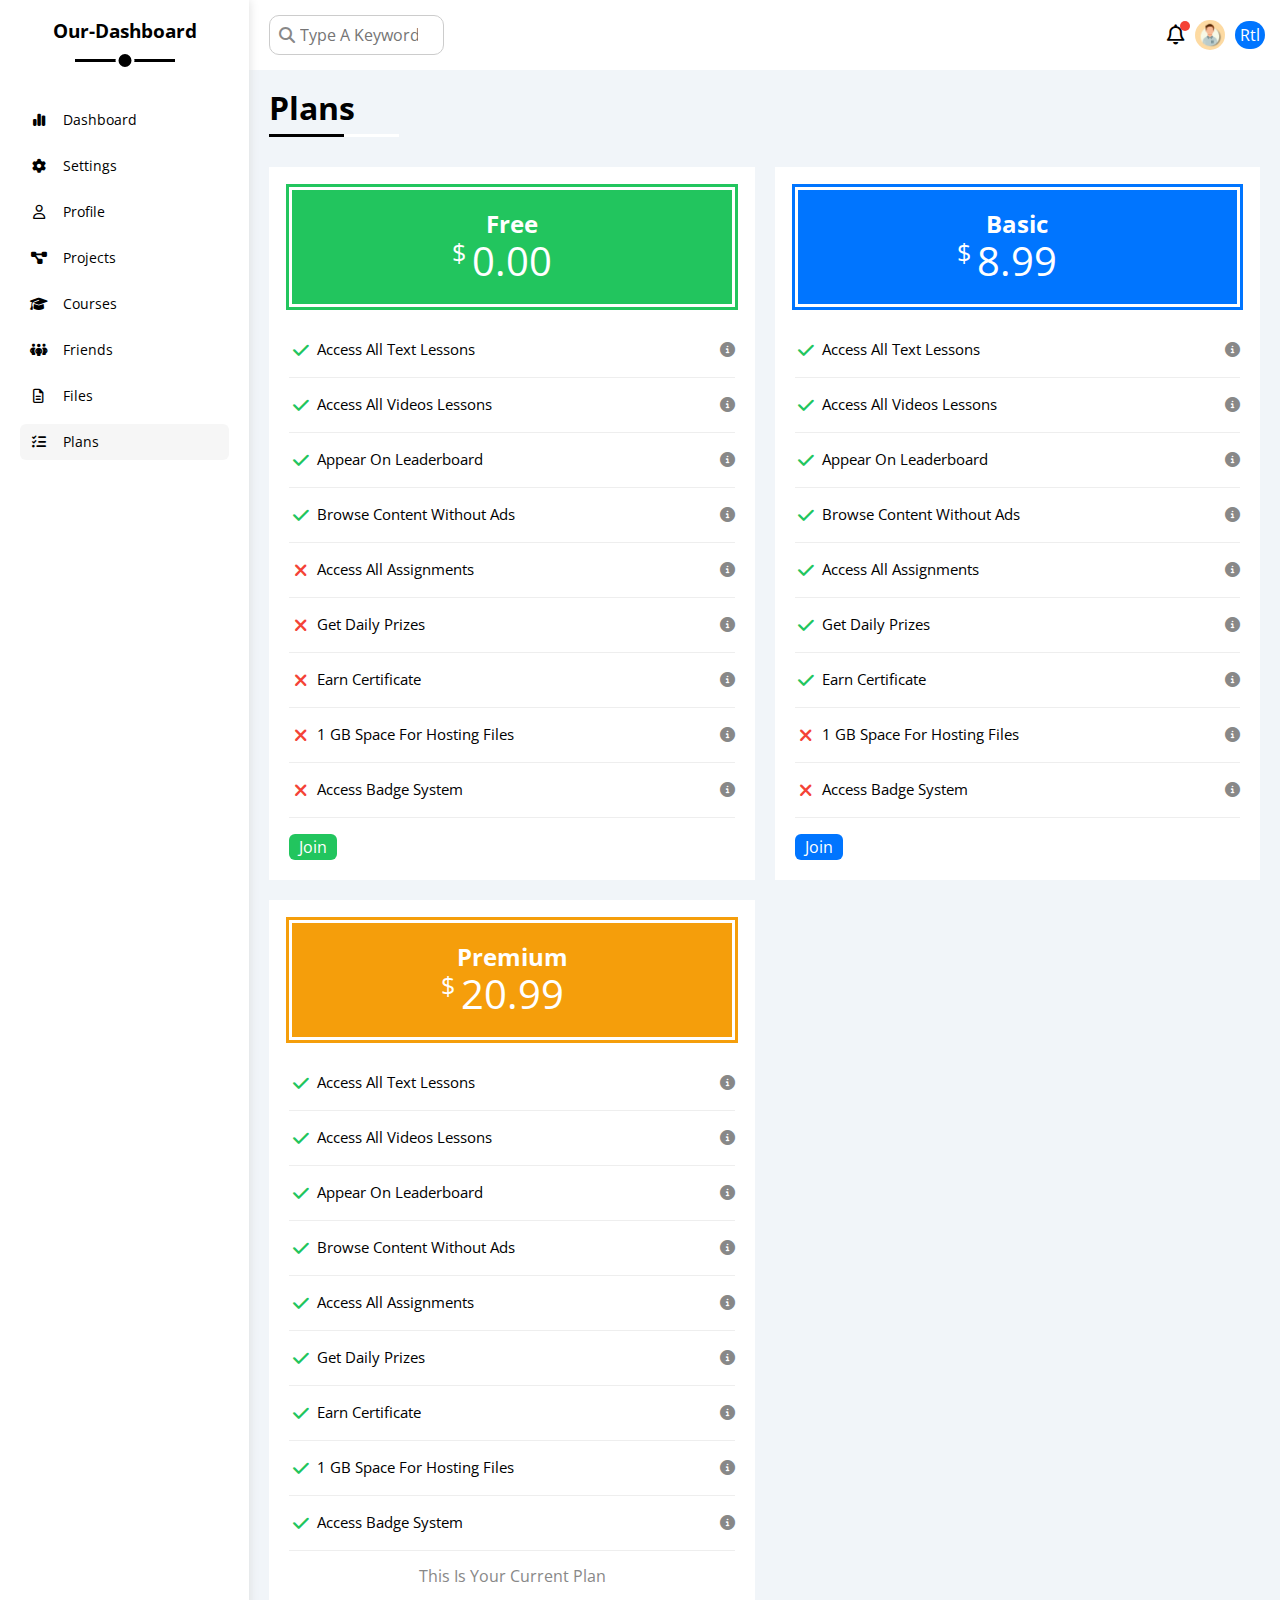
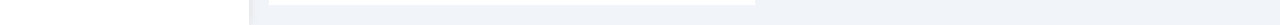
<file: plans.html>
<!DOCTYPE html>
<html lang="en">
  <head>
    <meta charset="UTF-8" />
    <meta name="viewport" content="width=device-width, initial-scale=1.0" />
    <link rel="stylesheet" href="Css/all.min.css" />
    <link rel="stylesheet" href="Css/framework.css" />
    <link id="stylesheet" rel="stylesheet" href="Css/Dash.css" />
    <link rel="stylesheet" href="Css/normalize.css" />
    <link rel="preconnect" href="https://fonts.googleapis.com" />
    <link rel="preconnect" href="https://fonts.gstatic.com" crossorigin />
    <link
      href="https://fonts.googleapis.com/css2?family=Open+Sans:ital,wght@0,300;0,400;0,500;0,600;0,700;0,800;1,300&display=swap"
      rel="stylesheet"
    />
    <script src="script.js"></script>
    <title>Plans</title>
  </head>
  <body>
    <div class="page d-flex">
      <div class="sidebar bg-white p-20 p-relative">
        <h3 class="p-relative txt-c mt-0">Our-Dashboard</h3>
        <ul>
          <li>
            <a
              class="d-flex align-center fs-14 c-black rad-6 p-10"
              href="index.html"
            >
              <i class="fa-solid fa-chart-simple fa-fw"></i>
              <span>Dashboard</span>
            </a>
          </li>
          <li>
            <a
              class="d-flex align-center fs-14 c-black rad-6 p-10"
              href="setting.html"
            >
              <i class="fa-solid fa-gear fa-fw"></i>
              <span>Settings</span>
            </a>
          </li>
          <li>
            <a
              class="d-flex align-center fs-14 c-black rad-6 p-10"
              href="profile.html"
            >
              <i class="fa-regular fa-user fa-fw"></i>
              <span>Profile</span>
            </a>
          </li>
          <li>
            <a
              class="d-flex align-center fs-14 c-black rad-6 p-10"
              href="projects.html"
            >
              <i class="fa-solid fa-diagram-project fa-fw"></i>
              <span>Projects</span>
            </a>
          </li>
          <li>
            <a
              class="d-flex align-center fs-14 c-black rad-6 p-10"
              href="courses.html"
            >
              <i class="fa-solid fa-graduation-cap fa-fw"></i>
              <span>Courses</span>
            </a>
          </li>
          <li>
            <a
              class="d-flex align-center fs-14 c-black rad-6 p-10"
              href="friends.html"
            >
              <i class="fa-solid fa-people-group fa-fw"></i>
              <span>Friends</span>
            </a>
          </li>
          <li>
            <a
              class="d-flex align-center fs-14 c-black rad-6 p-10"
              href="files.html"
            >
              <i class="fa-regular fa-file-lines fa-fw"></i>
              <span>Files</span>
            </a>
          </li>
          <li>
            <a
              class="active d-flex align-center fs-14 c-black rad-6 p-10"
              href="plans.html"
            >
              <i class="fa-solid fa-list-check fa-fw"></i>
              <span>Plans</span>
            </a>
          </li>
        </ul>
      </div>
      <div class="content w-full">
        <!-- Start head -->
        <div class="head bg-white p-15 between-flex">
          <div class="search p-relative">
            <input class="p-10" type="search" placeholder="Type A Keyword" />
          </div>
          <div class="icons d-flex align-center">
            <span class="notification p-relative">
              <i class="fa-regular fa-bell fa-lg"></i>
            </span>
            <img src="images/avatar.jpg" alt="" />
            <button class="btn-switch" id="toggleDirectionButton">Rtl</button>
          </div>
        </div>
        <!-- End head -->
        <h1 class="p-relative">Plans</h1>
        <!-- Start Plans-page -->
        <div class="plans-page d-grid m-20 gap-20">
          <div class="plan green p-20 bg-white">
            <div class="top bg-green p-20 txt-c">
              <h2 class="m-0 c-white">Free</h2>
              <div class="price c-white"><span>$</span>0.00</div>
            </div>
            <ul>
              <li>
                <i class="fa-solid fa-check fa-fw yes"></i>
                <span>Access All Text Lessons</span>
                <i class="fa-solid fa-circle-info help"></i>
              </li>
              <li>
                <i class="fa-solid fa-check fa-fw yes"></i>
                <span> Access All Videos Lessons</span>
                <i class="fa-solid fa-circle-info help"></i>
              </li>
              <li>
                <i class="fa-solid fa-check fa-fw yes"></i>
                <span>Appear On Leaderboard</span>
                <i class="fa-solid fa-circle-info help"></i>
              </li>
              <li>
                <i class="fa-solid fa-check fa-fw yes"></i>
                <span> Browse Content Without Ads</span>
                <i class="fa-solid fa-circle-info help"></i>
              </li>
              <li>
                <i class="fa-solid fa-xmark fa-fw"></i>
                <span> Access All Assignments</span>
                <i class="fa-solid fa-circle-info help"></i>
              </li>
              <li>
                <i class="fa-solid fa-xmark fa-fw"></i>
                <span>Get Daily Prizes</span>
                <i class="fa-solid fa-circle-info help"></i>
              </li>
              <li>
                <i class="fa-solid fa-xmark fa-fw"></i>
                <span>Earn Certificate</span>
                <i class="fa-solid fa-circle-info help"></i>
              </li>
              <li>
                <i class="fa-solid fa-xmark fa-fw"></i>
                <span> 1 GB Space For Hosting Files</span>
                <i class="fa-solid fa-circle-info help"></i>
              </li>
              <li>
                <i class="fa-solid fa-xmark fa-fw"></i>
                <span> Access Badge System</span>
                <i class="fa-solid fa-circle-info help"></i>
              </li>
            </ul>
            <a href="#" class="btn-shape w-fit d-block c-white bg-green"
              >Join</a
            >
          </div>
          <div class="plan blue p-20 bg-white">
            <div class="top bg-blue p-20 txt-c">
              <h2 class="m-0 c-white">Basic</h2>
              <div class="price c-white"><span>$</span>8.99</div>
            </div>
            <ul>
              <li>
                <i class="fa-solid fa-check fa-fw yes"></i>
                <span>Access All Text Lessons</span>
                <i class="fa-solid fa-circle-info help"></i>
              </li>
              <li>
                <i class="fa-solid fa-check fa-fw yes"></i>
                <span> Access All Videos Lessons</span>
                <i class="fa-solid fa-circle-info help"></i>
              </li>
              <li>
                <i class="fa-solid fa-check fa-fw yes"></i>
                <span>Appear On Leaderboard</span>
                <i class="fa-solid fa-circle-info help"></i>
              </li>
              <li>
                <i class="fa-solid fa-check fa-fw yes"></i>
                <span> Browse Content Without Ads</span>
                <i class="fa-solid fa-circle-info help"></i>
              </li>
              <li>
                <i class="fa-solid fa-check fa-fw yes"></i>
                <span> Access All Assignments</span>
                <i class="fa-solid fa-circle-info help"></i>
              </li>
              <li>
                <i class="fa-solid fa-check fa-fw yes"></i>
                <span>Get Daily Prizes</span>
                <i class="fa-solid fa-circle-info help"></i>
              </li>
              <li>
                <i class="fa-solid fa-check fa-fw yes"></i>
                <span>Earn Certificate</span>
                <i class="fa-solid fa-circle-info help"></i>
              </li>
              <li>
                <i class="fa-solid fa-xmark fa-fw"></i>
                <span> 1 GB Space For Hosting Files</span>
                <i class="fa-solid fa-circle-info help"></i>
              </li>
              <li>
                <i class="fa-solid fa-xmark fa-fw"></i>
                <span> Access Badge System</span>
                <i class="fa-solid fa-circle-info help"></i>
              </li>
            </ul>
            <a href="#" class="btn-shape w-fit d-block c-white bg-blue">Join</a>
          </div>
          <div class="plan orange p-20 bg-white">
            <div class="top bg-orange p-20 txt-c">
              <h2 class="m-0 c-white">Premium</h2>
              <div class="price c-white"><span>$</span>20.99</div>
            </div>
            <ul>
              <li>
                <i class="fa-solid fa-check fa-fw yes"></i>
                <span>Access All Text Lessons</span>
                <i class="fa-solid fa-circle-info help"></i>
              </li>
              <li>
                <i class="fa-solid fa-check fa-fw yes"></i>
                <span> Access All Videos Lessons</span>
                <i class="fa-solid fa-circle-info help"></i>
              </li>
              <li>
                <i class="fa-solid fa-check fa-fw yes"></i>
                <span>Appear On Leaderboard</span>
                <i class="fa-solid fa-circle-info help"></i>
              </li>
              <li>
                <i class="fa-solid fa-check fa-fw yes"></i>
                <span> Browse Content Without Ads</span>
                <i class="fa-solid fa-circle-info help"></i>
              </li>
              <li>
                <i class="fa-solid fa-check fa-fw yes"></i>
                <span> Access All Assignments</span>
                <i class="fa-solid fa-circle-info help"></i>
              </li>
              <li>
                <i class="fa-solid fa-check fa-fw yes"></i>
                <span>Get Daily Prizes</span>
                <i class="fa-solid fa-circle-info help"></i>
              </li>
              <li>
                <i class="fa-solid fa-check fa-fw yes"></i>
                <span>Earn Certificate</span>
                <i class="fa-solid fa-circle-info help"></i>
              </li>
              <li>
                <i class="fa-solid fa-check fa-fw yes"></i>
                <span> 1 GB Space For Hosting Files</span>
                <i class="fa-solid fa-circle-info help"></i>
              </li>
              <li>
                <i class="fa-solid fa-check fa-fw yes"></i>
                <span> Access Badge System</span>
                <i class="fa-solid fa-circle-info help"></i>
              </li>
            </ul>
            <p class="txt-c c-gray m-0">This Is Your Current Plan</p>
          </div>
        </div>
        <!--  End Plans-page  -->
      </div>
    </div>
  </body>
</html>
</file>
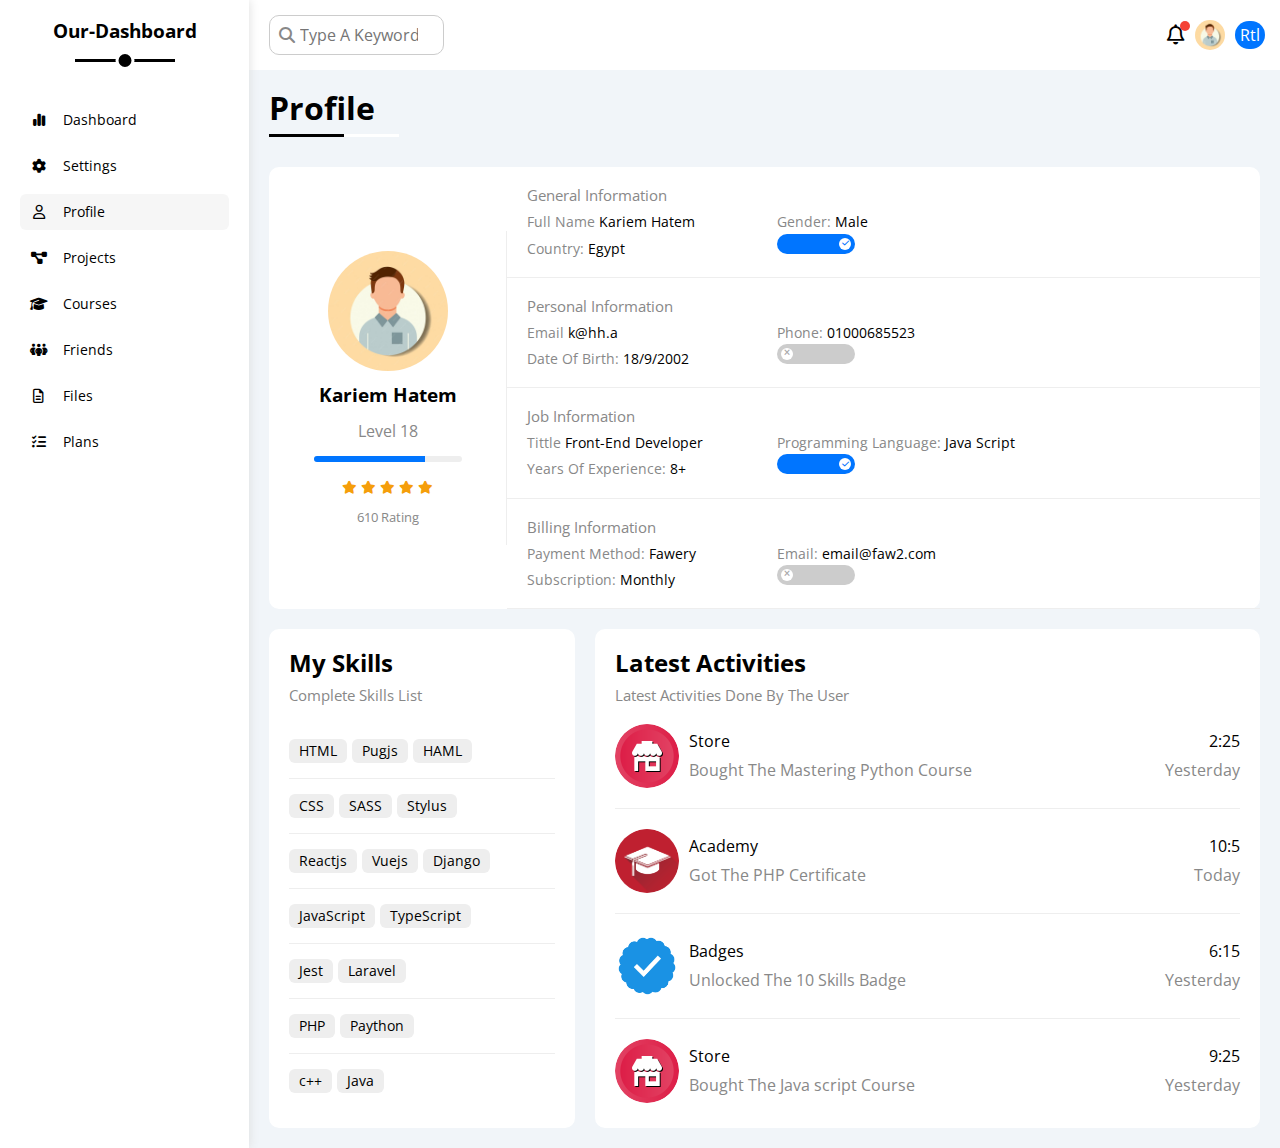
<file: profile.html>
<!DOCTYPE html>
<html lang="en">
  <head>
    <meta charset="UTF-8" />
    <meta name="viewport" content="width=device-width, initial-scale=1.0" />
    <link rel="stylesheet" href="Css/all.min.css" />
    <link rel="stylesheet" href="Css/framework.css" />
    <link id="stylesheet" rel="stylesheet" href="Css/Dash.css" />
    <link rel="stylesheet" href="Css/normalize.css" />
    <link rel="preconnect" href="https://fonts.googleapis.com" />
    <link rel="preconnect" href="https://fonts.gstatic.com" crossorigin />
    <link
      href="https://fonts.googleapis.com/css2?family=Open+Sans:ital,wght@0,300;0,400;0,500;0,600;0,700;0,800;1,300&display=swap"
      rel="stylesheet"
    />
    <script src="script.js"></script>
    <title>Profile</title>
  </head>
  <body>
    <div class="page d-flex">
      <div class="sidebar bg-white p-20 p-relative">
        <h3 class="p-relative txt-c mt-0">Our-Dashboard</h3>
        <ul>
          <li>
            <a
              class="d-flex align-center fs-14 c-black rad-6 p-10"
              href="index.html"
            >
              <i class="fa-solid fa-chart-simple fa-fw"></i>
              <span>Dashboard</span>
            </a>
          </li>
          <li>
            <a
              class="d-flex align-center fs-14 c-black rad-6 p-10"
              href="setting.html"
            >
              <i class="fa-solid fa-gear fa-fw"></i>
              <span>Settings</span>
            </a>
          </li>
          <li>
            <a
              class="active d-flex align-center fs-14 c-black rad-6 p-10"
              href="profile.html"
            >
              <i class="fa-regular fa-user fa-fw"></i>
              <span>Profile</span>
            </a>
          </li>
          <li>
            <a
              class="d-flex align-center fs-14 c-black rad-6 p-10"
              href="projects.html"
            >
              <i class="fa-solid fa-diagram-project fa-fw"></i>
              <span>Projects</span>
            </a>
          </li>
          <li>
            <a
              class="d-flex align-center fs-14 c-black rad-6 p-10"
              href="courses.html"
            >
              <i class="fa-solid fa-graduation-cap fa-fw"></i>
              <span>Courses</span>
            </a>
          </li>
          <li>
            <a
              class="d-flex align-center fs-14 c-black rad-6 p-10"
              href="friends.html"
            >
              <i class="fa-solid fa-people-group fa-fw"></i>
              <span>Friends</span>
            </a>
          </li>
          <li>
            <a
              class="d-flex align-center fs-14 c-black rad-6 p-10"
              href="files.html"
            >
              <i class="fa-regular fa-file-lines fa-fw"></i>
              <span>Files</span>
            </a>
          </li>
          <li>
            <a
              class="d-flex align-center fs-14 c-black rad-6 p-10"
              href="plans.html"
            >
              <i class="fa-solid fa-list-check fa-fw"></i>
              <span>Plans</span>
            </a>
          </li>
        </ul>
      </div>
      <div class="content w-full">
        <!-- Start head -->
        <div class="head bg-white p-15 between-flex">
          <div class="search p-relative">
            <input class="p-10" type="search" placeholder="Type A Keyword" />
          </div>
          <div class="icons d-flex align-center">
            <span class="notification p-relative">
              <i class="fa-regular fa-bell fa-lg"></i>
            </span>
            <img src="images/avatar.jpg" alt="" />
            <button class="btn-switch" id="toggleDirectionButton">Rtl</button>
          </div>
        </div>
        <!-- End head -->
        <h1 class="p-relative">Profile</h1>
        <!-- Start Profile -->
        <div class="profile-page m-20">
          <div class="overview bg-white rad-10 d-flex align-center">
            <div class="avatar-box txt-c p-20">
              <img class="rad-half mb-10" src="images/avatar.jpg" alt="" />
              <h3 class="m-0">Kariem Hatem</h3>
              <p class="c-gray mt-10">Level 18</p>
              <div class="level rad-6 bg-eee p-relative">
                <span style="width: 75%"></span>
              </div>
              <div class="rating mt-15 mb-15">
                <i class="fa-solid fa-star c-orange fs-13"></i>
                <i class="fa-solid fa-star c-orange fs-13"></i>
                <i class="fa-solid fa-star c-orange fs-13"></i>
                <i class="fa-solid fa-star c-orange fs-13"></i>
                <i class="fa-solid fa-star c-orange fs-13"></i>
              </div>
              <p class="c-gray m-0 fs-13">610 Rating</p>
            </div>
            <div class="info-box w-full txt-c-mobile">
              <!-- Start info row-1 -->
              <div class="box p-20 d-flex align-center">
                <h4 class="w-full c-gray fs-15 m-0">General Information</h4>
                <div class="fs-14">
                  <span class="c-gray">Full Name</span>
                  <span>Kariem Hatem</span>
                </div>
                <div class="fs-14">
                  <span class="c-gray">Gender:</span>
                  <span>Male</span>
                </div>
                <div class="fs-14">
                  <span class="c-gray">Country:</span>
                  <span>Egypt</span>
                </div>
                <label>
                  <input class="toggel-checkox" type="checkbox" checked />
                  <div class="toggel-switch"></div>
                </label>
              </div>
              <!--  End info row-1 -->
              <!-- Start info row-2 -->
              <div class="box p-20 d-flex align-center">
                <h4 class="w-full c-gray fs-15 m-0">Personal Information</h4>
                <div class="fs-14">
                  <span class="c-gray">Email</span>
                  <span>k@hh.a</span>
                </div>
                <div class="fs-14">
                  <span class="c-gray">Phone:</span>
                  <span>01000685523</span>
                </div>
                <div class="fs-14">
                  <span class="c-gray"> Date Of Birth:</span>
                  <span>18/9/2002</span>
                </div>
                <label>
                  <input class="toggel-checkox" type="checkbox" />
                  <div class="toggel-switch"></div>
                </label>
              </div>
              <!-- End info row-2 -->
              <!-- Start info row-3 -->
              <div class="box p-20 d-flex align-center">
                <h4 class="w-full c-gray fs-15 m-0">Job Information</h4>
                <div class="fs-14">
                  <span class="c-gray">Tittle</span>
                  <span>Front-End Developer</span>
                </div>
                <div class="fs-14">
                  <span class="c-gray"> Programming Language: </span>
                  <span>Java Script</span>
                </div>
                <div class="fs-14">
                  <span class="c-gray"> Years Of Experience:</span>
                  <span>8+</span>
                </div>
                <label>
                  <input class="toggel-checkox" type="checkbox" checked />
                  <div class="toggel-switch"></div>
                </label>
              </div>
              <!-- End info row-3 -->
              <!-- Start info row-4 -->
              <div class="box p-20 d-flex align-center">
                <h4 class="w-full c-gray fs-15 m-0">Billing Information</h4>
                <div class="fs-14">
                  <span class="c-gray">Payment Method:</span>
                  <span>Fawery</span>
                </div>
                <div class="fs-14">
                  <span class="c-gray"> Email:</span>
                  <span>email@faw2.com</span>
                </div>
                <div class="fs-14">
                  <span class="c-gray"> Subscription:</span>
                  <span>Monthly</span>
                </div>
                <label>
                  <input class="toggel-checkox" type="checkbox" />
                  <div class="toggel-switch"></div>
                </label>
              </div>
              <!-- End info row-4 -->
            </div>
          </div>
          <!-- Start other-data -->
          <div class="other-data d-flex gap-20">
            <div class="skills-card p-20 bg-white mt-20 rad-10">
              <h2 class="mt-0 mb-10">My Skills</h2>
              <p class="mt-0 mb-20 c-gray fs-15">Complete Skills List</p>
              <ul class="m-0 txt-c-mobile">
                <li><span>HTML</span><span>Pugjs</span><span>HAML</span></li>
                <li><span>CSS</span><span>SASS</span><span>Stylus</span></li>
                <li>
                  <span>Reactjs</span><span>Vuejs</span><span>Django</span>
                </li>
                <li><span>JavaScript</span><span>TypeScript</span></li>
                <li><span>Jest</span><span>Laravel</span></li>
                <li><span>PHP</span><span>Paython</span></li>
                <li><span>c++</span><span>Java</span></li>
              </ul>
            </div>
            <div class="activities p-20 bg-white mt-20 rad-10">
              <h2 class="mt-0 mb-10">Latest Activities</h2>
              <p class="mt-0 mb-20 c-gray fs-15">
                Latest Activities Done By The User
              </p>
              <div class="activity d-flex align-center txt-c-mobile">
                <img src="images/activity-01.png" alt="" />
                <div class="info">
                  <sapn class="d-block mb-10">Store</sapn>
                  <span class="c-gray">Bought The Mastering Python Course</span>
                </div>
                <div class="date">
                  <sapn class="d-block mb-10">2:25</sapn>
                  <span class="c-gray">Yesterday</span>
                </div>
              </div>
              <div class="activity d-flex align-center txt-c-mobile">
                <img src="images/activity-02.png" alt="" />
                <div class="info">
                  <sapn class="d-block mb-10">Academy</sapn>
                  <span class="c-gray">Got The PHP Certificate</span>
                </div>
                <div class="date">
                  <sapn class="d-block mb-10">10:5</sapn>
                  <span class="c-gray">Today</span>
                </div>
              </div>
              <div class="activity d-flex align-center txt-c-mobile">
                <img src="images/activity-03.png" alt="" />
                <div class="info">
                  <sapn class="d-block mb-10">Badges</sapn>
                  <span class="c-gray">Unlocked The 10 Skills Badge</span>
                </div>
                <div class="date">
                  <sapn class="d-block mb-10">6:15</sapn>
                  <span class="c-gray">Yesterday</span>
                </div>
              </div>
              <div class="activity d-flex align-center txt-c-mobile">
                <img src="images/activity-01.png" alt="" />
                <div class="info">
                  <sapn class="d-block mb-10">Store</sapn>
                  <span class="c-gray">Bought The Java script Course</span>
                </div>
                <div class="date">
                  <sapn class="d-block mb-10">9:25</sapn>
                  <span class="c-gray">Yesterday</span>
                </div>
              </div>
            </div>
          </div>
          <!-- End other-data -->
        </div>
        <!--  End Profile -->
      </div>
    </div>
  </body>
</html>
</file>
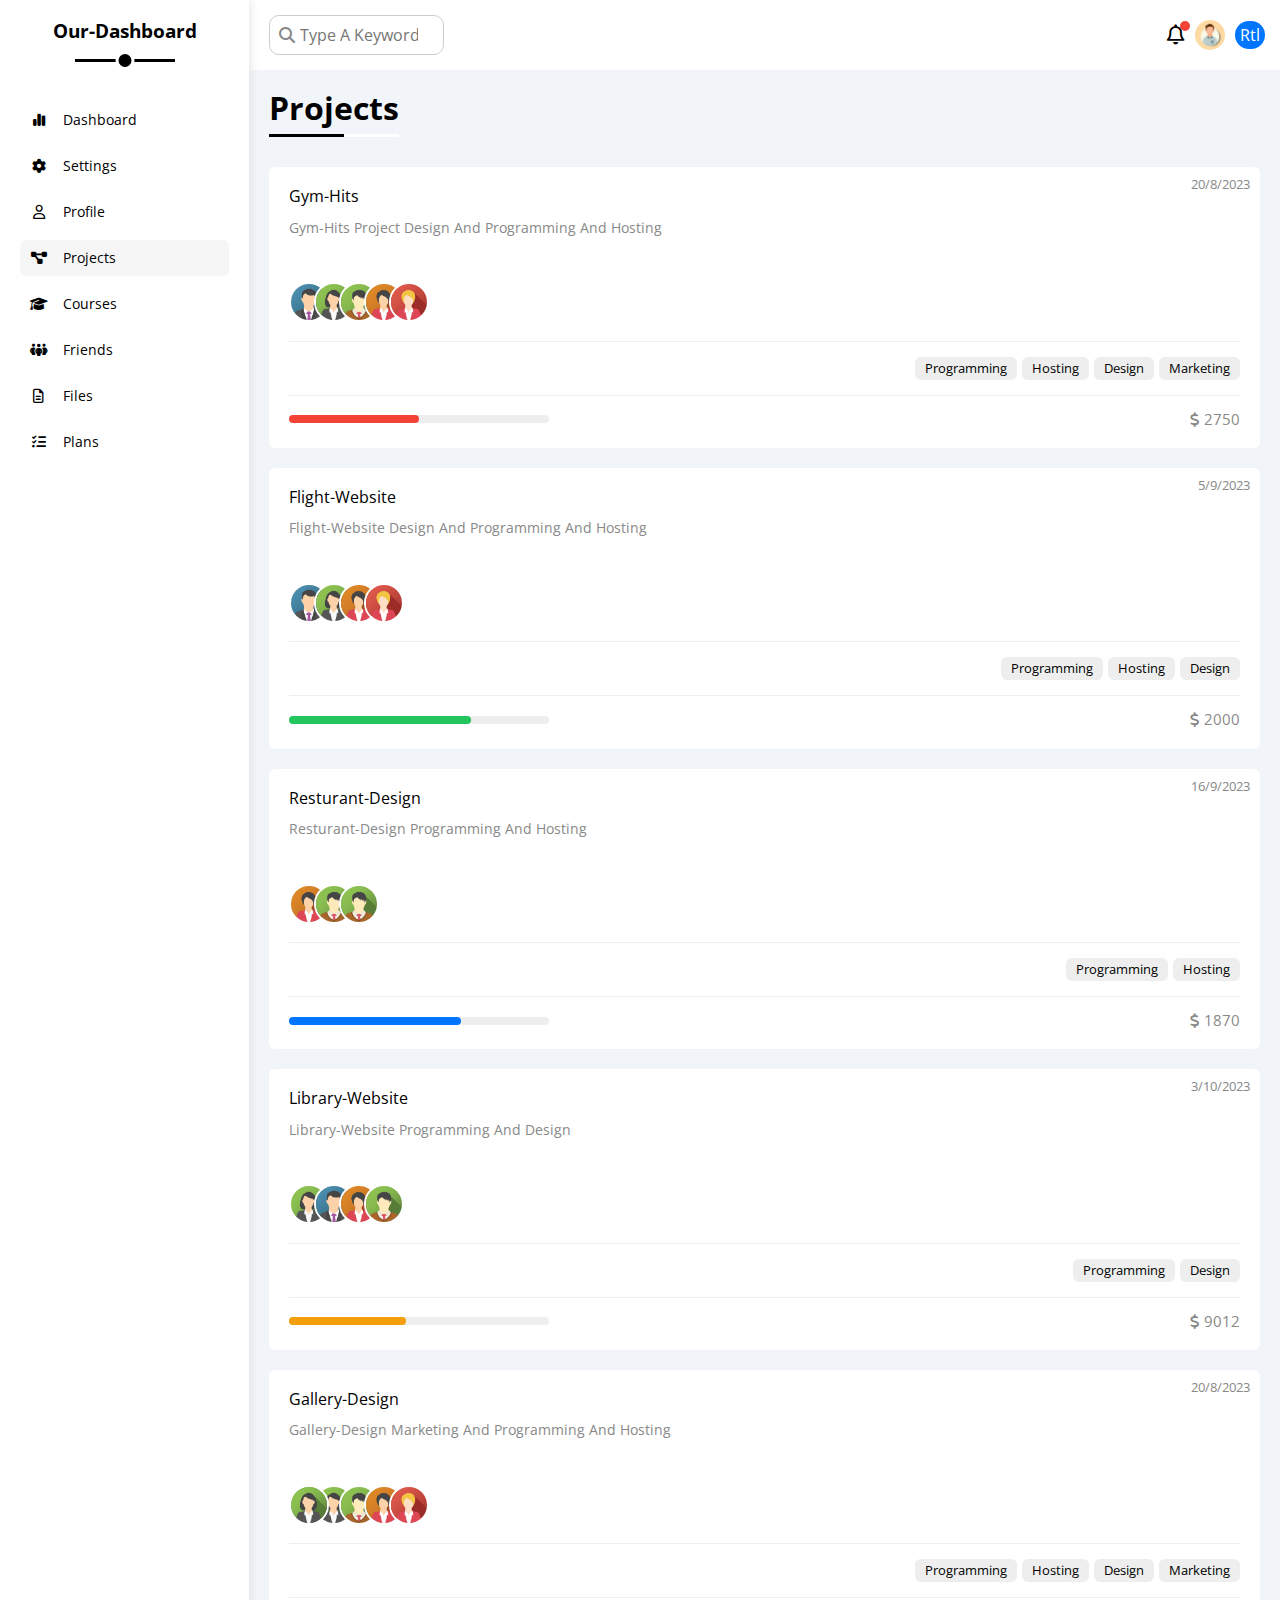
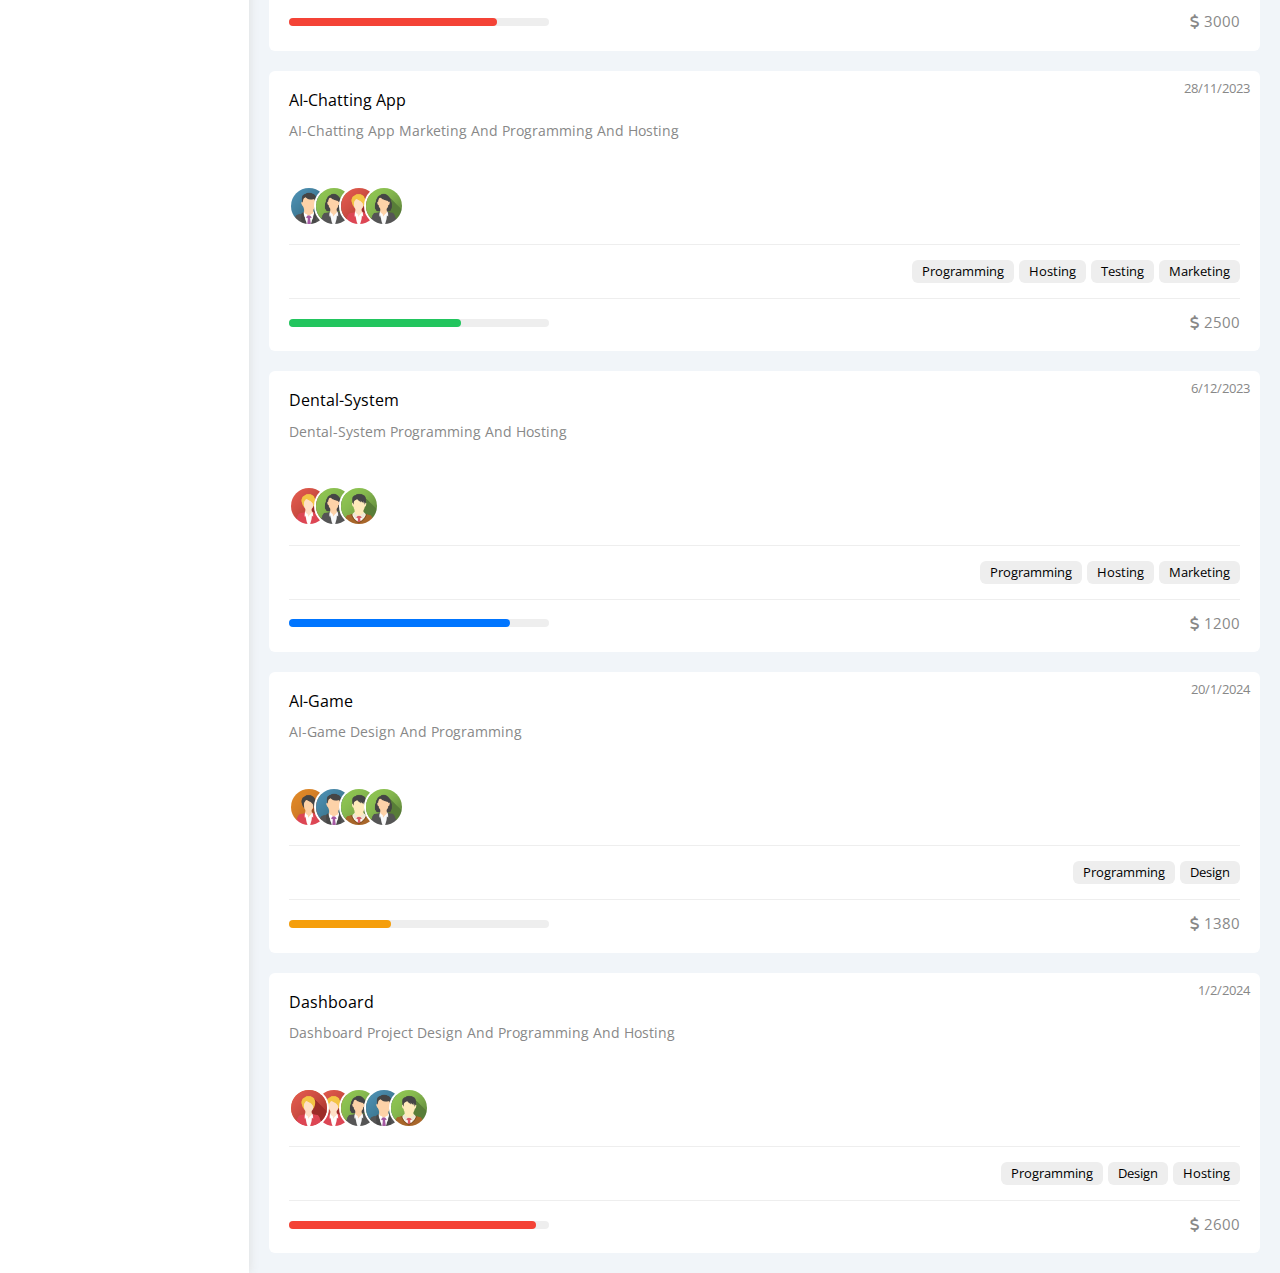
<file: projects.html>
<!DOCTYPE html>
<html lang="en">
  <head>
    <meta charset="UTF-8" />
    <meta name="viewport" content="width=device-width, initial-scale=1.0" />
    <link rel="stylesheet" href="Css/all.min.css" />
    <link rel="stylesheet" href="Css/framework.css" />
    <link id="stylesheet" rel="stylesheet" href="Css/Dash.css" />
    <link rel="stylesheet" href="Css/normalize.css" />
    <link rel="preconnect" href="https://fonts.googleapis.com" />
    <link rel="preconnect" href="https://fonts.gstatic.com" crossorigin />
    <link
      href="https://fonts.googleapis.com/css2?family=Open+Sans:ital,wght@0,300;0,400;0,500;0,600;0,700;0,800;1,300&display=swap"
      rel="stylesheet"
    />
    <script src="script.js"></script>
    <title>Projects</title>
  </head>
  <body>
    <div class="page d-flex">
      <div class="sidebar bg-white p-20 p-relative">
        <h3 class="p-relative txt-c mt-0">Our-Dashboard</h3>
        <ul>
          <li>
            <a
              class="d-flex align-center fs-14 c-black rad-6 p-10"
              href="index.html"
            >
              <i class="fa-solid fa-chart-simple fa-fw"></i>
              <span>Dashboard</span>
            </a>
          </li>
          <li>
            <a
              class="d-flex align-center fs-14 c-black rad-6 p-10"
              href="setting.html"
            >
              <i class="fa-solid fa-gear fa-fw"></i>
              <span>Settings</span>
            </a>
          </li>
          <li>
            <a
              class="d-flex align-center fs-14 c-black rad-6 p-10"
              href="profile.html"
            >
              <i class="fa-regular fa-user fa-fw"></i>
              <span>Profile</span>
            </a>
          </li>
          <li>
            <a
              class="active d-flex align-center fs-14 c-black rad-6 p-10"
              href="projects.html"
            >
              <i class="fa-solid fa-diagram-project fa-fw"></i>
              <span>Projects</span>
            </a>
          </li>
          <li>
            <a
              class="d-flex align-center fs-14 c-black rad-6 p-10"
              href="courses.html"
            >
              <i class="fa-solid fa-graduation-cap fa-fw"></i>
              <span>Courses</span>
            </a>
          </li>
          <li>
            <a
              class="d-flex align-center fs-14 c-black rad-6 p-10"
              href="friends.html"
            >
              <i class="fa-solid fa-people-group fa-fw"></i>
              <span>Friends</span>
            </a>
          </li>
          <li>
            <a
              class="d-flex align-center fs-14 c-black rad-6 p-10"
              href="files.html"
            >
              <i class="fa-regular fa-file-lines fa-fw"></i>
              <span>Files</span>
            </a>
          </li>
          <li>
            <a
              class="d-flex align-center fs-14 c-black rad-6 p-10"
              href="plans.html"
            >
              <i class="fa-solid fa-list-check fa-fw"></i>
              <span>Plans</span>
            </a>
          </li>
        </ul>
      </div>
      <div class="content w-full">
        <!-- Start head -->
        <div class="head bg-white p-15 between-flex">
          <div class="search p-relative">
            <input class="p-10" type="search" placeholder="Type A Keyword" />
          </div>
          <div class="icons d-flex align-center">
            <span class="notification p-relative">
              <i class="fa-regular fa-bell fa-lg"></i>
            </span>
            <img src="images/avatar.jpg" alt="" />
            <button class="btn-switch" id="toggleDirectionButton">Rtl</button>
          </div>
        </div>
        <!-- End head -->
        <h1 class="p-relative">Projects</h1>
        <!-- Start Project -->
        <div class="projects-page d-grid gap-20 m-20">
          <div class="project bg-white p-20 rad-6 p-relative">
            <span class="date fs-13 c-gray">20/8/2023</span>
            <h4 class="m-0">Gym-Hits</h4>
            <p class="c-gray mt-10 mb-10 fs-14">
              Gym-Hits Project Design And Programming And Hosting
            </p>
            <div class="team">
              <a href="#"><img src="images/team-01.png" alt="" /></a>
              <a href="#"><img src="images/team-02.png" alt="" /></a>
              <a href="#"><img src="images/team-03.png" alt="" /></a>
              <a href="#"><img src="images/team-04.png" alt="" /></a>
              <a href="#"><img src="images/team-05.png" alt="" /></a>
            </div>
            <div class="desc d-flex">
              <span class="fs-13 rad-6 bg-eee btn-shape">Programming</span>
              <span class="fs-13 rad-6 bg-eee btn-shape">Hosting</span>
              <span class="fs-13 rad-6 bg-eee btn-shape">Design</span>
              <span class="fs-13 rad-6 bg-eee btn-shape">Marketing</span>
            </div>
            <div class="info between-flex">
              <div class="prog bg-eee">
                <span class="bg-red" style="width: 50%"></span>
              </div>
              <div class="icon fs-15 c-gray">
                <i class="fa-solid fa-dollar-sign"></i>
                2750
              </div>
            </div>
          </div>
          <div class="project bg-white p-20 rad-6 p-relative">
            <span class="date fs-13 c-gray">5/9/2023</span>
            <h4 class="m-0">Flight-Website</h4>
            <p class="c-gray mt-10 mb-10 fs-14">
              Flight-Website Design And Programming And Hosting
            </p>
            <div class="team">
              <a href="#"><img src="images/team-01.png" alt="" /></a>
              <a href="#"><img src="images/team-02.png" alt="" /></a>
              <a href="#"><img src="images/team-04.png" alt="" /></a>
              <a href="#"><img src="images/team-05.png" alt="" /></a>
            </div>
            <div class="desc d-flex">
              <span class="fs-13 rad-6 bg-eee btn-shape">Programming</span>
              <span class="fs-13 rad-6 bg-eee btn-shape">Hosting</span>
              <span class="fs-13 rad-6 bg-eee btn-shape">Design</span>
            </div>
            <div class="info between-flex">
              <div class="prog bg-eee">
                <span class="bg-green" style="width: 70%"></span>
              </div>
              <div class="icon fs-15 c-gray">
                <i class="fa-solid fa-dollar-sign"></i>
                2000
              </div>
            </div>
          </div>
          <div class="project bg-white p-20 rad-6 p-relative">
            <span class="date fs-13 c-gray">16/9/2023</span>
            <h4 class="m-0">Resturant-Design</h4>
            <p class="c-gray mt-10 mb-10 fs-14">
              Resturant-Design Programming And Hosting
            </p>
            <div class="team">
              <a href="#"><img src="images/team-04.png" alt="" /></a>
              <a href="#"><img src="images/team-03.png" alt="" /></a>
              <a href="#"><img src="images/team-03.png" alt="" /></a>
            </div>
            <div class="desc d-flex">
              <span class="fs-13 rad-6 bg-eee btn-shape">Programming</span>
              <span class="fs-13 rad-6 bg-eee btn-shape">Hosting</span>
            </div>
            <div class="info between-flex">
              <div class="prog bg-eee">
                <span class="bg-blue" style="width: 66%"></span>
              </div>
              <div class="icon fs-15 c-gray">
                <i class="fa-solid fa-dollar-sign"></i>
                1870
              </div>
            </div>
          </div>
          <div class="project bg-white p-20 rad-6 p-relative">
            <span class="date fs-13 c-gray">3/10/2023</span>
            <h4 class="m-0">Library-Website</h4>
            <p class="c-gray mt-10 mb-10 fs-14">
              Library-Website Programming And Design
            </p>
            <div class="team">
              <a href="#"><img src="images/team-02.png" alt="" /></a>
              <a href="#"><img src="images/team-01.png" alt="" /></a>
              <a href="#"><img src="images/team-04.png" alt="" /></a>
              <a href="#"><img src="images/team-03.png" alt="" /></a>
            </div>
            <div class="desc d-flex">
              <span class="fs-13 rad-6 bg-eee btn-shape">Programming</span>
              <span class="fs-13 rad-6 bg-eee btn-shape">Design</span>
            </div>
            <div class="info between-flex">
              <div class="prog bg-eee">
                <span class="bg-orange" style="width: 45%"></span>
              </div>
              <div class="icon fs-15 c-gray">
                <i class="fa-solid fa-dollar-sign"></i>
                9012
              </div>
            </div>
          </div>
          <div class="project bg-white p-20 rad-6 p-relative">
            <span class="date fs-13 c-gray">20/8/2023</span>
            <h4 class="m-0">Gallery-Design</h4>
            <p class="c-gray mt-10 mb-10 fs-14">
              Gallery-Design Marketing And Programming And Hosting
            </p>
            <div class="team">
              <a href="#"><img src="images/team-01.png" alt="" /></a>
              <a href="#"><img src="images/team-02.png" alt="" /></a>
              <a href="#"><img src="images/team-03.png" alt="" /></a>
              <a href="#"><img src="images/team-04.png" alt="" /></a>
              <a href="#"><img src="images/team-05.png" alt="" /></a>
              <a href="#"><img src="images/team-02.png" alt="" /></a>
            </div>
            <div class="desc d-flex">
              <span class="fs-13 rad-6 bg-eee btn-shape">Programming</span>
              <span class="fs-13 rad-6 bg-eee btn-shape">Hosting</span>
              <span class="fs-13 rad-6 bg-eee btn-shape">Design</span>
              <span class="fs-13 rad-6 bg-eee btn-shape">Marketing</span>
            </div>
            <div class="info between-flex">
              <div class="prog bg-eee">
                <span class="bg-red" style="width: 80%"></span>
              </div>
              <div class="icon fs-15 c-gray">
                <i class="fa-solid fa-dollar-sign"></i>
                3000
              </div>
            </div>
          </div>
          <div class="project bg-white p-20 rad-6 p-relative">
            <span class="date fs-13 c-gray">28/11/2023</span>
            <h4 class="m-0">AI-Chatting App</h4>
            <p class="c-gray mt-10 mb-10 fs-14">
              AI-Chatting App Marketing And Programming And Hosting
            </p>
            <div class="team">
              <a href="#"><img src="images/team-01.png" alt="" /></a>
              <a href="#"><img src="images/team-02.png" alt="" /></a>
              <a href="#"><img src="images/team-05.png" alt="" /></a>
              <a href="#"><img src="images/team-02.png" alt="" /></a>
            </div>
            <div class="desc d-flex">
              <span class="fs-13 rad-6 bg-eee btn-shape">Programming</span>
              <span class="fs-13 rad-6 bg-eee btn-shape">Hosting</span>
              <span class="fs-13 rad-6 bg-eee btn-shape">Testing</span>
              <span class="fs-13 rad-6 bg-eee btn-shape">Marketing</span>
            </div>
            <div class="info between-flex">
              <div class="prog bg-eee">
                <span class="bg-green" style="width: 66%"></span>
              </div>
              <div class="icon fs-15 c-gray">
                <i class="fa-solid fa-dollar-sign"></i>
                2500
              </div>
            </div>
          </div>
          <div class="project bg-white p-20 rad-6 p-relative">
            <span class="date fs-13 c-gray">6/12/2023</span>
            <h4 class="m-0">Dental-System</h4>
            <p class="c-gray mt-10 mb-10 fs-14">
              Dental-System Programming And Hosting
            </p>
            <div class="team">
              <a href="#"><img src="images/team-05.png" alt="" /></a>
              <a href="#"><img src="images/team-02.png" alt="" /></a>
              <a href="#"><img src="images/team-03.png" alt="" /></a>
            </div>
            <div class="desc d-flex">
              <span class="fs-13 rad-6 bg-eee btn-shape">Programming</span>
              <span class="fs-13 rad-6 bg-eee btn-shape">Hosting</span>
              <span class="fs-13 rad-6 bg-eee btn-shape">Marketing</span>
            </div>
            <div class="info between-flex">
              <div class="prog bg-eee">
                <span class="bg-blue" style="width: 85%"></span>
              </div>
              <div class="icon fs-15 c-gray">
                <i class="fa-solid fa-dollar-sign"></i>
                1200
              </div>
            </div>
          </div>
          <div class="project bg-white p-20 rad-6 p-relative">
            <span class="date fs-13 c-gray">20/1/2024</span>
            <h4 class="m-0">AI-Game</h4>
            <p class="c-gray mt-10 mb-10 fs-14">
              AI-Game Design And Programming
            </p>
            <div class="team">
              <a href="#"><img src="images/team-04.png" alt="" /></a>
              <a href="#"><img src="images/team-01.png" alt="" /></a>
              <a href="#"><img src="images/team-03.png" alt="" /></a>
              <a href="#"><img src="images/team-02.png" alt="" /></a>
            </div>
            <div class="desc d-flex">
              <span class="fs-13 rad-6 bg-eee btn-shape">Programming</span>
              <span class="fs-13 rad-6 bg-eee btn-shape">Design</span>
            </div>
            <div class="info between-flex">
              <div class="prog bg-eee">
                <span class="bg-orange" style="width: 39%"></span>
              </div>
              <div class="icon fs-15 c-gray">
                <i class="fa-solid fa-dollar-sign"></i>
                1380
              </div>
            </div>
          </div>
          <div class="project bg-white p-20 rad-6 p-relative">
            <span class="date fs-13 c-gray">1/2/2024</span>
            <h4 class="m-0">Dashboard</h4>
            <p class="c-gray mt-10 mb-10 fs-14">
              Dashboard Project Design And Programming And Hosting
            </p>
            <div class="team">
              <a href="#"><img src="images/team-04.png" alt="" /></a>
              <a href="#"><img src="images/team-05.png" alt="" /></a>
              <a href="#"><img src="images/team-02.png" alt="" /></a>
              <a href="#"><img src="images/team-01.png" alt="" /></a>
              <a href="#"><img src="images/team-03.png" alt="" /></a>
              <a href="#"><img src="images/team-05.png" alt="" /></a>
            </div>
            <div class="desc d-flex">
              <span class="fs-13 rad-6 bg-eee btn-shape">Programming</span>
              <span class="fs-13 rad-6 bg-eee btn-shape">Design</span>
              <span class="fs-13 rad-6 bg-eee btn-shape">Hosting</span>
            </div>
            <div class="info between-flex">
              <div class="prog bg-eee">
                <span class="bg-red" style="width: 95%"></span>
              </div>
              <div class="icon fs-15 c-gray">
                <i class="fa-solid fa-dollar-sign"></i>
                2600
              </div>
            </div>
          </div>
        </div>
        <!--  End Project -->
      </div>
    </div>
  </body>
</html>
</file>
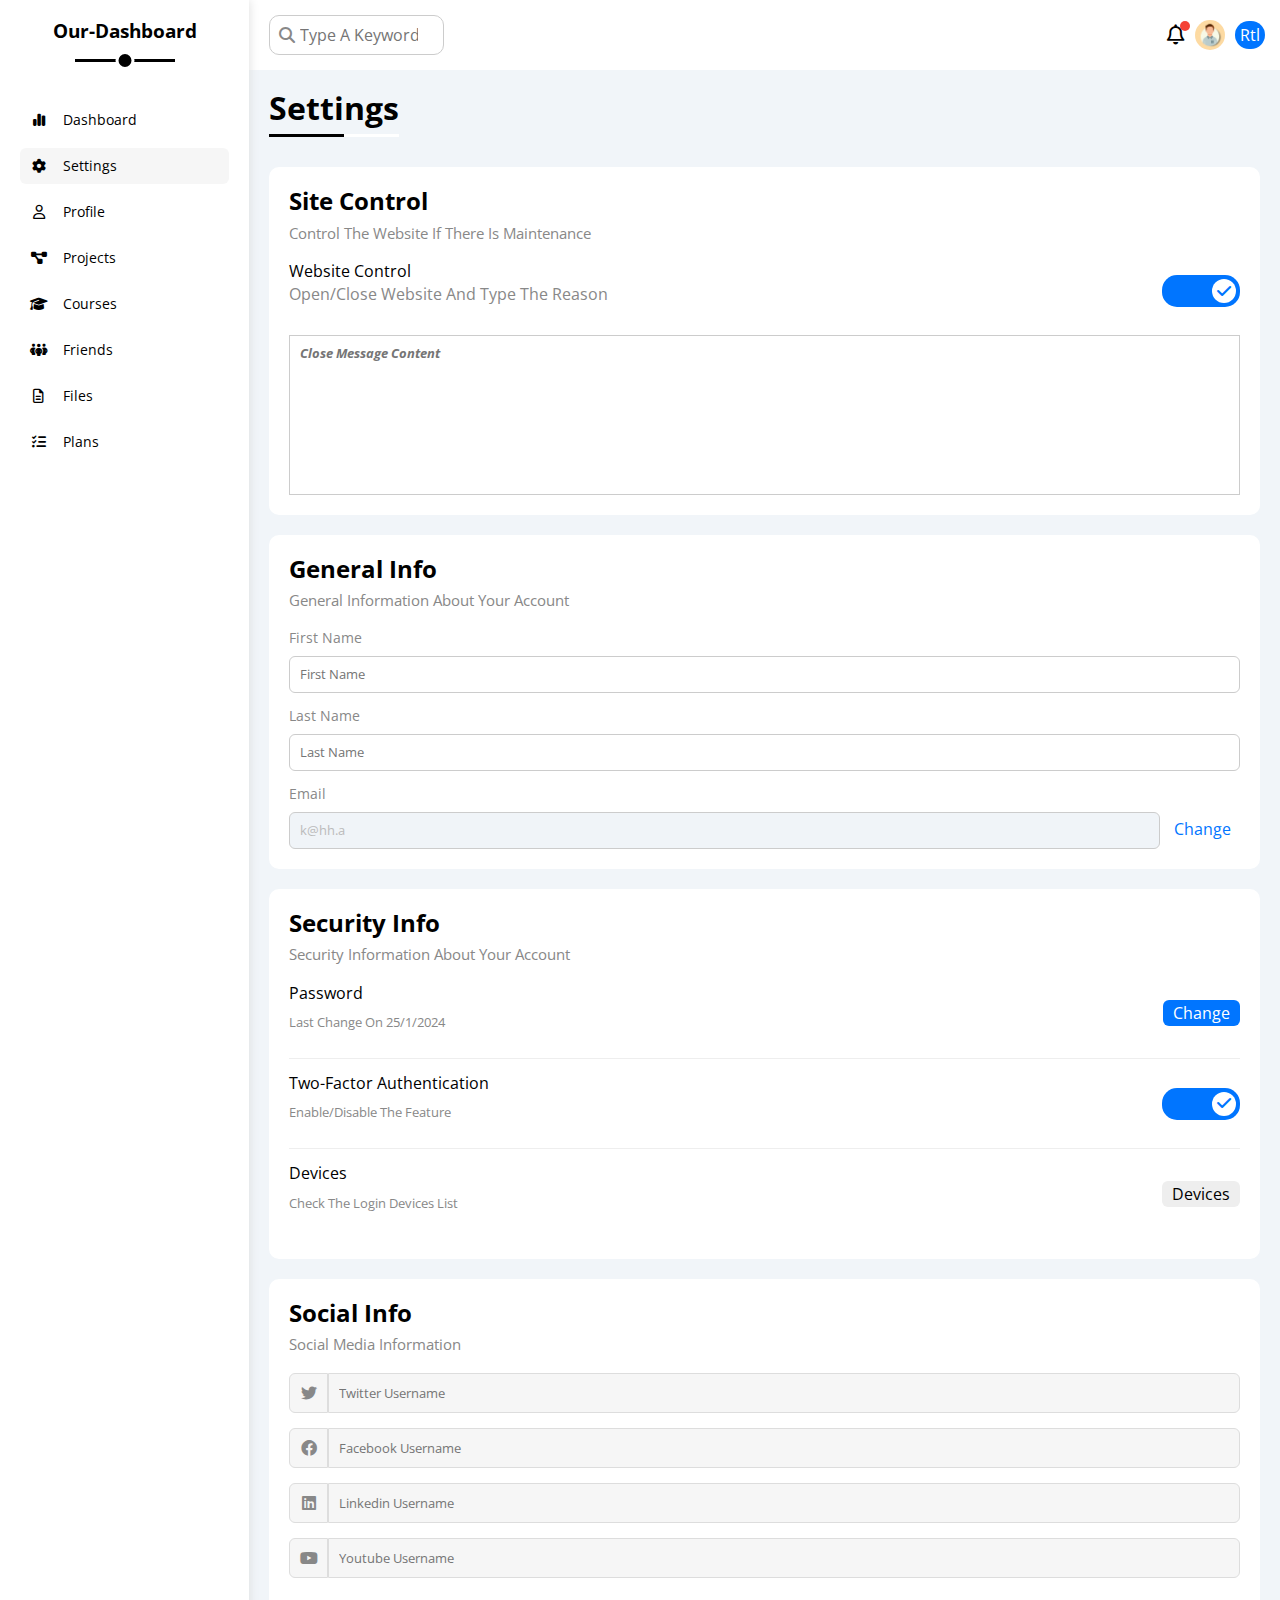
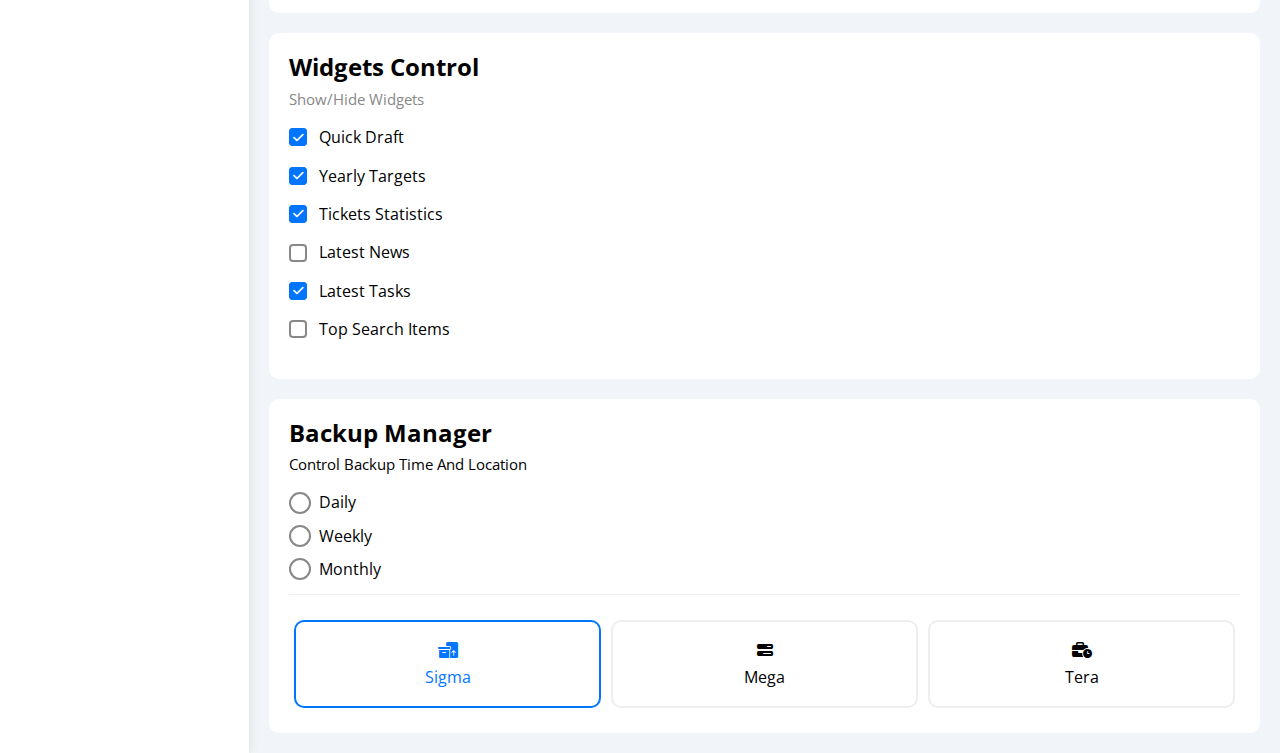
<file: setting.html>
<!DOCTYPE html>
<html lang="en">
  <head>
    <meta charset="UTF-8" />
    <meta name="viewport" content="width=device-width, initial-scale=1.0" />
    <link rel="stylesheet" href="Css/all.min.css" />
    <link rel="stylesheet" href="Css/framework.css" />
    <link id="stylesheet" rel="stylesheet" href="Css/Dash.css" />
    <link rel="stylesheet" href="Css/normalize.css" />
    <link rel="preconnect" href="https://fonts.googleapis.com" />
    <link rel="preconnect" href="https://fonts.gstatic.com" crossorigin />
    <link
      href="https://fonts.googleapis.com/css2?family=Open+Sans:ital,wght@0,300;0,400;0,500;0,600;0,700;0,800;1,300&display=swap"
      rel="stylesheet"
    />
    <script src="script.js"></script>
    <title>Settings</title>
  </head>
  <body>
    <div class="page d-flex">
      <div class="sidebar bg-white p-20 p-relative">
        <h3 class="p-relative txt-c mt-0">Our-Dashboard</h3>
        <ul>
          <li>
            <a
              class="d-flex align-center fs-14 c-black rad-6 p-10"
              href="index.html"
            >
              <i class="fa-solid fa-chart-simple fa-fw"></i>
              <span>Dashboard</span>
            </a>
          </li>
          <li>
            <a
              class="active d-flex align-center fs-14 c-black rad-6 p-10"
              href="setting.html"
            >
              <i class="fa-solid fa-gear fa-fw"></i>
              <span>Settings</span>
            </a>
          </li>
          <li>
            <a
              class="d-flex align-center fs-14 c-black rad-6 p-10"
              href="profile.html"
            >
              <i class="fa-regular fa-user fa-fw"></i>
              <span>Profile</span>
            </a>
          </li>
          <li>
            <a
              class="d-flex align-center fs-14 c-black rad-6 p-10"
              href="projects.html"
            >
              <i class="fa-solid fa-diagram-project fa-fw"></i>
              <span>Projects</span>
            </a>
          </li>
          <li>
            <a
              class="d-flex align-center fs-14 c-black rad-6 p-10"
              href="courses.html"
            >
              <i class="fa-solid fa-graduation-cap fa-fw"></i>
              <span>Courses</span>
            </a>
          </li>
          <li>
            <a
              class="d-flex align-center fs-14 c-black rad-6 p-10"
              href="friends.html"
            >
              <i class="fa-solid fa-people-group fa-fw"></i>
              <span>Friends</span>
            </a>
          </li>
          <li>
            <a
              class="d-flex align-center fs-14 c-black rad-6 p-10"
              href="files.html"
            >
              <i class="fa-regular fa-file-lines fa-fw"></i>
              <span>Files</span>
            </a>
          </li>
          <li>
            <a
              class="d-flex align-center fs-14 c-black rad-6 p-10"
              href="plans.html"
            >
              <i class="fa-solid fa-list-check fa-fw"></i>
              <span>Plans</span>
            </a>
          </li>
        </ul>
      </div>
      <div class="content w-full">
        <!-- Start head -->
        <div class="head bg-white p-15 between-flex">
          <div class="search p-relative">
            <input class="p-10" type="search" placeholder="Type A Keyword" />
          </div>
          <div class="icons d-flex align-center">
            <span class="notification p-relative">
              <i class="fa-regular fa-bell fa-lg"></i>
            </span>
            <img src="images/avatar.jpg" alt="" />
            <button class="btn-switch" id="toggleDirectionButton">Rtl</button>
          </div>
        </div>
        <!-- End head -->
        <h1 class="p-relative">Settings</h1>
        <div class="setting-page m-20 d-grid gap-20">
          <!-- Start Setting Box-1 -->
          <div class="p-20 bg-white rad-10">
            <h2 class="mt-0 mb-10">Site Control</h2>
            <p class="mt-0 mb-20 c-gray fs-15">
              Control The Website If There Is Maintenance
            </p>
            <div class="mb-15 between-flex">
              <div>
                <span>Website Control</span>
                <p class="c-gray mt-5 mb-0 ffs-13">
                  Open/Close Website And Type The Reason
                </p>
              </div>
              <label>
                <input class="toggel-checkox" type="checkbox" checked />
                <div class="toggel-switch"></div>
              </label>
            </div>
            <textarea
              class="close-message p-10 rad- d-block w-full"
              placeholder="Close Message Content"
            ></textarea>
          </div>
          <!-- End Setting Box-1 -->
          <!-- Start Setting Box-2 -->
          <div class="p-20 bg-white rad-10">
            <h2 class="mt-0 mb-10">General Info</h2>
            <p class="mt-0 mb-20 c-gray fs-15">
              General Information About Your Account
            </p>
            <div class="mb-15">
              <label class="fs-14 c-gray d-block mb-10" for="first"
                >First Name</label
              >
              <input
                class="b-none border-ccc p-10 fs-13 rad-6 d-block w-full"
                type="text"
                id="first"
                placeholder="First Name"
              />
            </div>
            <div class="mb-15">
              <label class="fs-14 c-gray d-block mb-10" for="last"
                >Last Name</label
              >
              <input
                class="b-none border-ccc p-10 fs-13 rad-6 d-block w-full"
                type="text"
                id="first"
                placeholder="Last Name"
              />
            </div>
            <div>
              <label class="fs-14 c-gray d-block mb-10" for="email"
                >Email</label
              >
              <input
                class="email b-none border-ccc p-10 fs-13 rad-6 d-block w-full mr-10"
                type="email"
                id="email"
                value="k@hh.a"
                disabled
                placeholder="First Name"
              />
              <a class="c-blue" href="#">Change</a>
            </div>
          </div>
          <!-- End Setting Box-2 -->
          <!-- Start Setting Box-3 -->
          <div class="p-20 bg-white rad-10">
            <h2 class="mt-0 mb-10">Security Info</h2>
            <p class="mt-0 mb-20 c-gray fs-15">
              Security Information About Your Account
            </p>
            <div class="security-box mb-15 between-flex">
              <div>
                <span>Password</span>
                <p class="c-gray mt-10 mb-0 fs-13">Last Change On 25/1/2024</p>
              </div>
              <a class="button btn-shape c-white bg-blue" href="#">Change</a>
            </div>
            <div class="security-box mb-15 between-flex">
              <div>
                <span>Two-Factor Authentication </span>
                <p class="c-gray mt-10 mb-0 fs-13">
                  Enable/Disable The Feature
                </p>
              </div>
              <label>
                <input class="toggel-checkox" type="checkbox" checked />
                <div class="toggel-switch"></div>
              </label>
            </div>
            <div class="security-box mb-15 between-flex">
              <div>
                <span>Devices</span>
                <p class="c-gray mt-10 mb-0 fs-13">
                  Check The Login Devices List
                </p>
              </div>
              <a class="c-black bg-eee btn-shape" href="#">Devices</a>
            </div>
          </div>
          <!-- End Setting Box-3 -->
          <!-- Start Setting Box-4 -->
          <div class="social-boxes p-20 bg-white rad-10">
            <h2 class="mt-0 mb-10">Social Info</h2>
            <p class="mt-0 mb-20 c-gray fs-15">Social Media Information</p>
            <div class="d-flex align-center mb-15">
              <i class="fa-brands fa-twitter c-gray center-flex"></i>
              <input
                class="w-full fs-13"
                type="text"
                placeholder="Twitter Username"
              />
            </div>
            <div class="d-flex align-center mb-15">
              <i class="fa-brands fa-facebook c-gray center-flex"></i>
              <input
                class="w-full fs-13"
                type="text"
                placeholder="Facebook Username"
              />
            </div>
            <div class="d-flex align-center mb-15">
              <i class="fa-brands fa-linkedin c-gray center-flex"></i>
              <input
                class="w-full fs-13"
                type="text"
                placeholder="Linkedin Username"
              />
            </div>
            <div class="d-flex align-center mb-15">
              <i class="fa-brands fa-youtube c-gray center-flex"></i>
              <input
                class="w-full fs-13"
                type="text"
                placeholder="Youtube Username"
              />
            </div>
          </div>
          <!-- End Setting Box-4 -->
          <!-- Start Setting Box-5 -->
          <div class="widgets-control p-20 bg-white rad-10">
            <h2 class="mt-0 mb-10">Widgets Control</h2>
            <p class="mt-0 mb-20 c-gray fs-15">Show/Hide Widgets</p>
            <div class="control d-flex align-center mb-20">
              <input type="checkbox" id="one" checked />
              <label for="one">Quick Draft </label>
            </div>
            <div class="control d-flex align-center mb-20">
              <input type="checkbox" id="two" checked />
              <label for="two">Yearly Targets </label>
            </div>
            <div class="control d-flex align-center mb-20">
              <input type="checkbox" id="three" checked />
              <label for="three">Tickets Statistics </label>
            </div>
            <div class="control d-flex align-center mb-20">
              <input type="checkbox" id="four" />
              <label for="four">Latest News </label>
            </div>
            <div class="control d-flex align-center mb-20">
              <input type="checkbox" id="five" checked />
              <label for="five">Latest Tasks </label>
            </div>
            <div class="control d-flex align-center mb-20">
              <input type="checkbox" id="six" />
              <label for="six">Top Search Items </label>
            </div>
          </div>
          <!-- End Setting Box-5 -->
          <!-- Start Setting Box-6 -->
          <div class="backup-control p-20 bg-white rad-10">
            <h2 class="mt-0 mb-10">Backup Manager</h2>
            <p class="mt-0 mb-20 c-grey fs-15">
              Control Backup Time And Location
            </p>
            <div class="date d-flex align-center mb-15">
              <input type="radio" name="time" id="daily" checked />
              <label for="daily">Daily</label>
            </div>
            <div class="date d-flex align-center mb-15">
              <input type="radio" name="time" id="weekly" />
              <label for="weekly">Weekly</label>
            </div>
            <div class="date d-flex align-center mb-15">
              <input type="radio" name="time" id="monthly" />
              <label for="monthly">Monthly</label>
            </div>
            <div class="servers d-flex align-center txt-c">
              <input type="radio" name="time" id="server-one" checked />
              <div class="server mb-15 rad-10 w-full">
                <label class="d-block m-15" for="server-one">
                  <i class="fa-solid fa-boxes-packing d-block mb-10"></i>
                  Sigma
                </label>
              </div>
              <input type="radio" name="time" id="server-two" />
              <div class="server mb-15 rad-10 w-full">
                <label class="d-block m-15" for="server-two">
                  <i class="fa-solid fa-bars-progress d-block mb-10"></i>
                  Mega
                </label>
              </div>
              <input type="radio" name="time" id="server-three" />
              <div class="server mb-15 rad-10 w-full">
                <label class="d-block m-15" for="server-three">
                  <i class="fa-solid fa-business-time d-block mb-10"></i>
                  Tera</label
                >
              </div>
            </div>
          </div>
          <!-- End Setting Box-6 -->
        </div>
      </div>
    </div>
  </body>
</html>
</file>
<file: Css/framework.css>
:root {
  --blue-color: #0075ff;
  --blue-alt-color: #0d69d5;
  --orange-color: #f59e0b;
  --green-color: #22c55e;
  --red-color: #f44336;
  --grey-color: #888;
}
/* Start Box */
.d-flex {
  display: flex;
}

.f-wrap {
  flex-wrap: wrap;
}
.space-between {
  justify-content: space-between;
}
.align-center {
  align-items: center;
}
.d-grid {
  display: grid;
}
.gap-20 {
  gap: 20px;
}
.d-block {
  display: block;
}
/* End box */
/* Start padding + Margin */
.p-10 {
  padding: 10px;
}
.p-15 {
  padding: 15px;
}
.p-20 {
  padding: 20px;
}
.pt-10 {
  padding-top: 10px;
}
.pt-15 {
  padding-top: 15px;
}
.pt-20 {
  padding-top: 20px;
}
.pl-15 {
  padding-left: 15px;
}
.pb-10 {
  padding-bottom: 10px;
}
.pb-15 {
  padding-bottom: 15px;
}
.pb-20 {
  padding-bottom: 20px;
}
.m-0 {
  margin: 0;
}
.m-15 {
  margin: 15px;
}
.m-20 {
  margin: 20px;
}
.mt-0 {
  margin-top: 0;
}
.mt-5 {
  margin-top: 5px;
}
.mt-10 {
  margin-top: 10;
}
.mt-15 {
  margin-top: 15px;
}
.mt-20 {
  margin-top: 20px;
}
.mt-30 {
  margin-top: 30px;
}
.mr-10 {
  margin-right: 10px;
}
.mr-15 {
  margin-right: 15px;
}
.mb-10 {
  margin-bottom: 10px;
}
.mb-15 {
  margin-bottom: 15px;
}
.mb-20 {
  margin-bottom: 20px;
}
.mb-25 {
  margin-bottom: 25px;
}
/* End padding + Margin */
/* Start color */
.c-black {
  color: black;
}
.c-red {
  color: red;
}
.c-blue {
  color: var(--blue-color);
}
.c-white {
  color: white;
}
.c-blue {
  color: var(--blue-color);
}
.c-orange {
  color: var(--orange-color);
}
.c-green {
  color: var(--green-color);
}
.c-gray {
  color: var(--grey-color);
}
.bg-white {
  background-color: white;
}
.bg-eee {
  background-color: #eee;
}
.bg-blue {
  background-color: var(--blue-color);
}
.bg-orange {
  background-color: var(--orange-color);
}
.bg-green {
  background-color: var(--green-color);
}
.bg-red {
  background-color: var(--red-color);
}
/* End color */
/* Start postion */
.p-relative {
  position: relative;
}
.p-absolute {
  position: absolute;
}
/* End postion */
/* Start Fonts */
.txt-c {
  text-align: center;
}
.fw-bold {
  font-weight: bold;
}
.fs-13 {
  font-size: 13px;
}
.fs-14 {
  font-size: 14px;
}
.fs-1 {
  font-size: 13px;
}
.fs-15 {
  font-size: 15px;
}
.fs-25 {
  font-size: 25px;
}
/* End Fonts */
/* Start Border */
.b-none {
  border: none;
}
.border-ccc {
  border: 1px solid #ccc;
}
.border-eee {
  border: 1px solid #eee;
}
.rad-6 {
  border-radius: 6px;
  -webkit-border-radius: 6px;
  -moz-border-radius: 6px;
  -ms-border-radius: 6px;
  -o-border-radius: 6px;
}
.rad-10 {
  border-radius: 10px;
  -webkit-border-radius: 10;
  -moz-border-radius: 10;
  -ms-border-radius: 10;
  -o-border-radius: 10;
}
.rad-half {
  border-radius: 50%;
  -webkit-border-radius: 50%;
  -moz-border-radius: 50%;
  -ms-border-radius: 50%;
  -o-border-radius: 50%;
}
/* End Border */
/* start Widths + height */
.w-full {
  width: 100%;
}
.w-100 {
  width: 100px;
}
.h-full {
  height: 100%;
}
.h-100 {
  height: 100px;
}
.w-fit {
  width: fit-content;
}
/* End Widths + height */
/* Start Components */
.center-flex {
  display: flex;
  align-items: center;
  justify-content: center;
}
.between-flex {
  display: flex;
  align-items: center;
  justify-content: space-between;
}
.btn-shape {
  padding: 4px 10px;
  border-radius: 6px;
  -webkit-border-radius: 6px;
  -moz-border-radius: 6px;
  -ms-border-radius: 6px;
  -o-border-radius: 6px;
}
/* End Components */
/* Start Media */
@media (max-width: 767px) {
  .txt-c-mobile {
    text-align: center;
  }
  .block-mobile {
    display: block;
  }
  .hide-mobile {
    display: none;
  }
  .d-block-mobile {
    display: block;
  }
}
/* End Media */
</file>
<file: Css/Dash.css>
:root {
  --blue-color: #0075ff;
  --blue-alt-color: #0d69d5;
  --orange-color: #f59e0b;
  --green-color: #22c55e;
  --red-color: #f44336;
  --grey-color: #888;
  --main-duration: 0.3s;
}

* {
  box-sizing: border-box;
}
body {
  font-family: "Open Sans", sans-serif;
  margin: 0;
  direction: ltr;
}
*:focus {
  outline: none;
}
a {
  text-decoration: none;
}
ul {
  padding: 0;
  list-style: none;
}
::-webkit-scrollbar {
  width: 12px;
}
::-webkit-scrollbar-track {
  background-color: white;
}
::-webkit-scrollbar-thumb {
  background-color: var(--blue-color);
}
::-webkit-scrollbar-thumb:hover {
  background-color: var(--blue-alt-color);
}
.page {
  min-height: 100vh;
  background-color: #f1f5f9;
}
/* Start Sidebar */
.sidebar {
  width: 300px;
  box-shadow: 0 0 10px #ddd;
}
.sidebar > h3 {
  margin-bottom: 60px;
}
.sidebar > h3::before,
.sidebar > h3::after {
  content: "";
  position: absolute;
  transform: translateX(-50%);
  left: 50%;
  background-color: black;
}
.sidebar > h3::before {
  width: 100px;
  height: 3px;
  bottom: -20px;
}
.sidebar > h3::after {
  width: 13px;
  height: 13px;
  border-radius: 50%;
  bottom: -28px;
  border: 3px white solid;
}
.sidebar ul li a {
  transition: var(--main-duration);
  -webkit-transition: var(--main-duration);
  -moz-transition: var(--main-duration);
  -ms-transition: var(--main-duration);
  -o-transition: var(--main-duration);
  margin-bottom: 10px;
}
.sidebar ul li a:hover,
.sidebar ul li a.active {
  background-color: #f6f6f6;
}
.sidebar ul li a span {
  margin-left: 15px;
  font-size: 14px;
}
.btn-switch {
  border: none;
  margin-left: 10px;
  border-radius: 20px;
  background-color: var(--blue-color);
  color: white;
  padding: 5px;
  transition: var(--main-duration);
  cursor: pointer;
}
.btn-switch:hover {
  background-color: var(--blue-alt-color);
}
@media (max-width: 767px) {
  .sidebar {
    width: 92px;
  }
  .sidebar > h3 {
    font-size: 14px;
    margin: 0 -10px 15px;
  }
  .sidebar > h3::before,
  .sidebar > h3::after {
    display: none;
  }
  .sidebar ul li a {
    display: block;
    text-align: center;
  }
  .sidebar ul li a span {
    display: none;
  }
}
/* End Sidebar */
/* Start Content */
.content {
  overflow: hidden;
}
.head .search::before {
  font-family: var(--fa-style-family-classic);
  content: "\f002";
  position: absolute;
  font-weight: 900;
  color: var(--grey-color);
  top: 50%;
  left: 15px;
  transform: translateY(-50%);
  -webkit-transform: translateY(-50%);
  -moz-transform: translateY(-50%);
  -ms-transform: translateY(-50%);
  -o-transform: translateY(-50%);
}
.head .search input {
  margin-left: 5px;
  border: 1px solid #ccc;
  width: 175px;
  padding-left: 30px;
  transition: width var(--main-duration);
  border-radius: 10px;
  -webkit-border-radius: 10px;
  -moz-border-radius: 10px;
  -ms-border-radius: 10px;
  -o-border-radius: 10px;
  -webkit-transition: width var(--main-duration);
  -moz-transition: width var(--main-duration);
  -ms-transition: width var(--main-duration);
  -o-transition: width var(--main-duration);
}
.head .search input:focus {
  width: 200px;
}
.head .search input:focus::placeholder {
  opacity: 0;
}
.head .icons .notification::before {
  content: "";
  position: absolute;
  background-color: var(--red-color);
  width: 10px;
  height: 10px;
  border-radius: 50%;
  top: -5px;
  right: -5px;
}
.head .icons img {
  width: 30px;
  height: 30px;
  margin-left: 10px;
  border-radius: 50%;
  -webkit-border-radius: 50%;
  -moz-border-radius: 50%;
  -ms-border-radius: 50%;
  -o-border-radius: 50%;
}
.page h1 {
  margin: 20px 20px 40px;
}
.page h1::before,
.page h1::after {
  content: "";
  height: 3px;
  position: absolute;
  bottom: -10px;
  left: 0;
}
.page h1::before {
  background-color: white;
  width: 130px;
}
.page h1::after {
  background-color: black;
  width: 75px;
  transition: var(--main-duration);
  -webkit-transition: var(--main-duration);
  -moz-transition: var(--main-duration);
  -ms-transition: var(--main-duration);
  -o-transition: var(--main-duration);
}
.page h1:hover::after {
  width: 130px;
}
/* End Content */
/* Start Wrapper */
.wrapper {
  grid-template-columns: repeat(auto-fill, minmax(450px, 1fr));
  margin-right: 20px;
  margin-left: 20px;
  margin-bottom: 20px;
}
@media (max-width: 767px) {
  .wrapper {
    grid-template-columns: minmax(200px, 1fr);
    margin-right: 10px;
    margin-left: 10px;
    gap: 10px;
  }
}
/* End Wrapper */
/* Start Welcome Widget */
.welcome {
  overflow: hidden;
}
.welcome .intro img {
  width: 200px;
  margin-bottom: -10px;
}
.welcome .avatar {
  width: 65px;
  height: 65px;
  padding: 2px;
  border: 2px solid white;
  box-shadow: 0 0 5px #ddd;
  margin-left: 20px;
  margin-top: -32px;
  border-radius: 50%;
  -webkit-border-radius: 50%;
  -moz-border-radius: 50%;
  -ms-border-radius: 50%;
  -o-border-radius: 50%;
}
.welcome .body {
  border-top: 1px solid #eee;
  border-bottom: 1px solid #eee;
}
.welcome .body > div {
  flex: 1;
}
.welcome .visit {
  margin: 0 15px 15px auto;
  transition: var(--main-duration);
  cursor: pointer;
  -webkit-transition: var(--main-duration);
  -moz-transition: var(--main-duration);
  -ms-transition: var(--main-duration);
  -o-transition: var(--main-duration);
}
.welcome .visit:hover {
  background-color: var(--blue-alt-color);
}
@media (max-width: 767px) {
  .welcome .intro {
    padding-bottom: 30px;
  }
  .welcome .avatar {
    margin-left: 0;
  }
  .welcome .body > div:not(:last-child) {
    margin-bottom: 25px;
  }
}
/* End Welcome Widget */
/* Start Quick darft widget */
.quick-draft textarea {
  min-height: 180px;
  resize: none;
}
.quick-draft .save {
  margin-left: auto;
  cursor: pointer;
  cursor: pointer;
}
.quick-draft .save:hover {
  background-color: var(--blue-alt-color);
}
/* End Quick darft widget */
/* Start Target */
.targets .target-row .icon {
  height: 75px;
  width: 75px;
  margin-right: 15px;
}
.targets .details {
  flex: 1;
}
.targets .details .progrees {
  height: 4px;
}
.targets .details .progrees > span {
  position: absolute;
  left: 0;
  top: 0;
  height: 100%;
}
.targets .details .progrees > span span {
  position: absolute;
  right: -15px;
  bottom: 16px;
  font-size: 12px;
  color: white;
  border-radius: 6px;
  padding: 2px 5px;
}
.targets .details .progrees > span span::after {
  content: "";
  position: absolute;
  border-color: transparent;
  border-width: 5px;
  border-style: solid;
  bottom: -10px;
  left: 50%;
  transform: translateX(-50%);
}
.targets .details .progrees > .blue span::after {
  border-top-color: var(--blue-color);
}
.targets .details .progrees > .orange span::after {
  border-top-color: var(--orange-color);
}
.targets .details .progrees > .green span::after {
  border-top-color: var(--green-color);
}
.blue .icon,
.blue .progrees {
  background-color: rgb(0 117 255 / 20%);
}
.orange .icon,
.orange .progrees {
  background-color: rgb(245 158 11 / 20%);
}
.green .icon,
.green .progrees {
  background-color: rgb(34 197 94 / 20%);
}
/* End Target */
/* Start Tickets */
.tickets .box {
  border: 1px solid #ccc;
  width: calc(50% - 10px);
}
@media (max-width: 767px) {
  .tickets .box {
    width: 100%;
  }
}
/* End Tickets */
/* Start Latest  */
.latest .news-row:not(:last-of-type) {
  margin-bottom: 20px;
  padding-bottom: 20px;
  border-bottom: 1px solid #eee;
}
.latest .news-row img {
  border-radius: 6px;
  -webkit-border-radius: 6px;
  -moz-border-radius: 6px;
  -ms-border-radius: 6px;
  -o-border-radius: 6px;
  width: 100px;
  margin-right: 15px;
}
.latest .news-row .info {
  flex-grow: 1;
}
.latest .news-row .info h3 {
  margin: 0 0 6px;
  font-size: 16px;
}
@media (max-width: 767px) {
  .latest .news-row .label {
    width: fit-content;
    margin: 10px auto;
  }
}
/* End Lstest */
/* Start Tasks */
.tasks .task-row:not(:last-of-type) {
  margin-bottom: 15px;
  padding-bottom: 15px;
  border-bottom: 1px solid #eee;
}
.tasks .info {
  flex-grow: 1;
}
.tasks .done {
  opacity: 0.3;
}
.tasks .done h3,
.tasks .done p {
  text-decoration: line-through;
}
.tasks .delete {
  transition: var(--main-duration);
  -webkit-transition: var(--main-duration);
  -moz-transition: var(--main-duration);
  -ms-transition: var(--main-duration);
  -o-transition: var(--main-duration);
  cursor: pointer;
}
.tasks .delete:hover {
  color: var(--red-color);
}
/* End Tasks */
/* Start Latest upload */
.latest-upload ul li:not(:last-of-type) {
  border-bottom: 1px solid #eee;
}
.latest-upload ul li img {
  width: 50px;
  height: 50px;
}
/* End Latest upload */
/* Start Last project widget  */
.last-project ul::before {
  content: "";
  position: absolute;
  left: 11px;
  width: 3px;
  background-color: var(--blue-color);
  height: 100%;
}
.last-project ul li::before {
  content: "";
  display: block;
  width: 20px;
  height: 20px;
  border-radius: 50%;
  border: 2px solid white;
  outline: 2px solid var(--blue-color);
  background-color: white;
  margin-right: 15px;
  z-index: 1;
}
.last-project ul li.done::before {
  background-color: var(--blue-color);
}
.last-project ul li.current::before {
  animation: change-color 0.8s infinite alternate;
  -webkit-animation: change-color 0.8s infinite alternate;
}
.last-project img {
  position: absolute;
  width: 180px;
  right: 0;
  bottom: 0;
  opacity: 0.2;
}
/* End Last project widget  */
/* Start reminders */
.reminders ul li .key {
  width: 20px;
  height: 20px;
  border: 2px solid white;
}
.reminders ul li > .blue {
  outline: 3px solid var(--blue-color);
}
.reminders ul li > .green {
  outline: 3px solid var(--green-color);
}
.reminders ul li > .orange {
  outline: 3px solid var(--orange-color);
}
.reminders ul li > .red {
  outline: 3px solid var(--red-color);
}
.reminders ul li:not(:last-of-type) {
  margin-bottom: 15px;
  padding-bottom: 15px;
  border-bottom: 1px solid #eee;
}
/* End reminders */
/* Start Latest post */
.latest-post img {
  width: 50px;
  height: 50px;
  border-radius: 50%;
  -webkit-border-radius: 50%;
  -moz-border-radius: 50%;
  -ms-border-radius: 50%;
  -o-border-radius: 50%;
}
.latest-post .post-content {
  text-transform: capitalize;
  line-height: 1.8;
  border-bottom: 1px solid #eee;
  border-top: 1px solid #eee;
}
/* End Latest post */
/* Start Social Media */
.social-media .box {
  padding-left: 70px;
}
.social-media .box i {
  position: absolute;
  left: 0;
  top: 0;
  width: 50px;
  transition: var(--main-duration);
  -webkit-transition: var(--main-duration);
  -moz-transition: var(--main-duration);
  -ms-transition: var(--main-duration);
  -o-transition: var(--main-duration);
}
.social-media .box i:hover {
  transform: rotate(5deg);
  -webkit-transform: rotate(5deg);
  -moz-transform: rotate(5deg);
  -ms-transform: rotate(5deg);
  -o-transform: rotate(5deg);
}
.social-media .twitter {
  background-color: rgb(29 161 242 / 20%);
  color: #1da1f2;
}
.social-media .twitter i,
.social-media .twitter a {
  background-color: #1da1f2;
}
.social-media .facebook {
  background-color: rgb(24 119 242 / 20%);
  color: #1877f2;
}
.social-media .facebook i,
.social-media .facebook a {
  background-color: #1877f2;
}
.social-media .linkedin {
  background-color: rgb(0 119 181 / 20%);
  color: #0a66c2;
}
.social-media .linkedin i,
.social-media .linkedin a {
  background-color: #0a66c2;
}
.social-media .youtube {
  background-color: rgb(255 0 0 / 20%);
  color: #ff0000;
}
.social-media .youtube i,
.social-media .youtube a {
  background-color: #ff0000;
}
/* End Social Media */
/* Start Projects table */
.projects .responsive-table {
  overflow-x: auto;
}
.projects table {
  min-width: 1000px;
  border-spacing: 0;
}
.projects thead td {
  background-color: #eee;
  font-weight: bold;
}
.projects table td {
  padding: 15px;
}
.projects tbody td {
  border-bottom: 1px solid #eee;
  border-left: 1px solid #eee;
  transition: var(--main-duration);
  -webkit-transition: var(--main-duration);
  -moz-transition: var(--main-duration);
  -ms-transition: var(--main-duration);
  -o-transition: var(--main-duration);
}
.projects tbody tr:hover td {
  background-color: #faf7f7;
}
.projects table tbody tr td:last-child {
  border-right: 1px solid #eee;
}
.projects table img {
  width: 33px;
  height: 33px;
  padding: 2px;
  background-color: white;
  border-radius: 50%;
  -webkit-border-radius: 50%;
  -moz-border-radius: 50%;
  -ms-border-radius: 50%;
  -o-border-radius: 50%;
}
.projects table img:not(:first-child) {
  margin-left: -20px;
}
.projects table .label {
  font-size: 13px;
}
/* End Projects table */
/* Start Settings*/
.setting-page {
  grid-template-columns: repeat(auto-fill, minmax(500px, 1fr));
}
@media (max-width: 767px) {
  .setting-page {
    grid-template-columns: minmax(100px, 1fr);
    gap: 10px;
    margin-right: 10px;
    margin-left: 10px;
  }
}
.setting-page .close-message {
  resize: none;
  border: 1px solid #ccc;
  min-height: 160px;
}
.setting-page .close-message::placeholder {
  font-size: 13px;
  font-weight: bold;
  font-style: italic;
}
.setting-page .email {
  display: inline-flex;
  width: calc(100% - 80px);
}
.setting-page .security-box {
  transition: var(--main-duration);
  -webkit-transition: var(--main-duration);
  -moz-transition: var(--main-duration);
  -ms-transition: var(--main-duration);
  -o-transition: var(--main-duration);
}
.setting-page .security-box .button:hover {
  background-color: var(--blue-alt-color);
}
.setting-page .security-box:not(:last-of-type) {
  border-bottom: 1px solid #eee;
  margin-bottom: 15px;
  padding-bottom: 15px;
}
.setting-page .social-boxes i {
  width: 40px;
  height: 40px;
  border-right: none;
  background-color: #f6f6f6;
  border: 1px solid #ddd;
  border-radius: 6px 0 0 6px;
  -webkit-border-radius: 6px 0 0 6px;
  -moz-border-radius: 6px 0 0 6px;
  -ms-border-radius: 6px 0 0 6px;
  -o-border-radius: 6px 0 0 6px;
  transition: var(--main-duration);
  -webkit-transition: var(--main-duration);
  -moz-transition: var(--main-duration);
  -ms-transition: var(--main-duration);
  -o-transition: var(--main-duration);
}
.setting-page .social-boxes input {
  height: 40px;
  background-color: #f6f6f6;
  border: 1px solid #ddd;
  padding-left: 10px;
  border-radius: 0 6px 6px 0;
  -webkit-border-radius: 0 6px 6px 0;
  -moz-border-radius: 0 6px 6px 0;
  -ms-border-radius: 0 6px 6px 0;
  -o-border-radius: 0 6px 6px 0;
}
.setting-page .social-boxes > div:focus-within i {
  color: black;
}
.widgets-control .control label {
  padding-left: 30px;
  position: relative;
  cursor: pointer;
  font-weight: 400;
}
.widgets-control .control input[type="checkbox"] {
  -webkit-appearance: none;
  appearance: none;
}
.widgets-control .control label::before {
  content: "";
  width: 14px;
  height: 14px;
  border: 2px solid var(--grey-color);
}
.widgets-control .control label:hover::before {
  border-color: var(--blue-alt-color);
}
.widgets-control .control label::after {
  font-family: var(--fa-style-family-classic);
  content: "\f00c";
  font-weight: 900;
  background-color: var(--blue-color);
  color: white;
  font-size: 12px;
  height: 18px;
  width: 18px;
  display: flex;
  justify-content: center;
  align-items: center;
  transform: scale(0) rotate(360deg);
  -webkit-transform: scale(0) rotate(360deg);
  -moz-transform: scale(0) rotate(360deg);
  -ms-transform: scale(0) rotate(360deg);
  -o-transform: scale(0) rotate(360deg);
  transition: var(--main-duration);
  -webkit-transition: var(--main-duration);
  -moz-transition: var(--main-duration);
  -ms-transition: var(--main-duration);
  -o-transition: var(--main-duration);
}
.widgets-control .control label::before,
.widgets-control .control label::after {
  position: absolute;
  border-radius: 4px;
  margin-top: -9px;
  -webkit-border-radius: 4px;
  -moz-border-radius: 4px;
  -ms-border-radius: 4px;
  -o-border-radius: 4px;
  top: 50%;
  left: 0;
}
.widgets-control .control input[type="checkbox"]:checked + label::after {
  transform: scale(1);
  -webkit-transform: scale(1);
  -moz-transform: scale(1);
  -ms-transform: scale(1);
  -o-transform: scale(1);
}
.backup-control input[type="radio"] {
  -webkit-appearance: none;
  appearance: none;
}
.backup-control .date label {
  padding-left: 30px;
  cursor: pointer;
  position: relative;
  font-weight: 400;
}
.backup-control .date label::before {
  content: "";
  position: absolute;
  top: 50%;
  left: 0;
  width: 18px;
  height: 18px;
  border: 2px solid var(--grey-color);
  border-radius: 50%;
  transform: translateY(-50%);
}
.backup-control .date label::after {
  content: "";
  position: absolute;
  left: 5px;
  top: 50%;
  transform: translateY(-50%);
  width: 12px;
  height: 12px;
  background: var(--blue-color);
  border-radius: 50%;
  display: none;
}
.backup-control .date input[type="radio"]:checked + label::before {
  border-color: var(--blue-color);
}
.backup-control .date input[type="radio"]:checked + label::after {
  display: block;
}
.backup-control .servers {
  border-top: 1px solid #eee;
  padding-top: 20px;
}
@media (max-width: 767px) {
  .backup-control .servers {
    flex-wrap: wrap;
  }
}
.backup-control .servers .server {
  border: 2px solid #eee;
  position: relative;
  margin: 5px;
  padding: 5px;
}
.backup-control .servers .server label {
  cursor: pointer;
}
.backup-control .servers input[type="radio"]:checked + .server {
  border-color: var(--blue-color);
  color: var(--blue-color);
}
.toggel-checkox {
  -webkit-appearance: none;
  appearance: none;
  display: none;
}
.toggel-switch {
  background-color: #ccc;
  width: 78px;
  height: 32px;
  border-radius: 15px;
  position: relative;
  cursor: pointer;
  transition: var(--main-duration);
  -webkit-border-radius: 15px;
  -moz-border-radius: 15px;
  -ms-border-radius: 15px;
  -o-border-radius: 15px;
  -webkit-transition: var(--main-duration);
  -moz-transition: var(--main-duration);
  -ms-transition: var(--main-duration);
  -o-transition: var(--main-duration);
}
.toggel-switch::before {
  font-family: var(--fa-style-family-classic);
  content: "\f00d";
  font-weight: 900;
  width: 24px;
  height: 24px;
  position: absolute;
  top: 4px;
  left: 4px;
  background-color: white;
  border-radius: 50%;
  display: flex;
  justify-content: center;
  align-items: center;
  color: #aaa;
  -webkit-border-radius: 50%;
  -moz-border-radius: 50%;
  -ms-border-radius: 50%;
  -o-border-radius: 50%;
  transition: var(--main-duration);
  -webkit-transition: var(--main-duration);
  -moz-transition: var(--main-duration);
  -ms-transition: var(--main-duration);
  -o-transition: var(--main-duration);
}
.toggel-checkox:checked + .toggel-switch {
  background-color: var(--blue-color);
}
.toggel-checkox:checked + .toggel-switch::before {
  content: "\f00c";
  left: 50px;
  color: var(--blue-color);
}
.setting-page :disabled {
  cursor: not-allowed;
  background-color: #f0f4f8;
  color: #bbb;
}
/* End Settings*/
/* Start Profile */
@media (max-width: 767px) {
  .profile-page .overview {
    flex-direction: column;
  }
}
.profile-page .avatar-box {
  width: 300px;
}
@media (min-width: 768px) {
  .profile-page .avatar-box {
    border-right: 1px solid #eee;
  }
}
.profile-page .avatar-box > img {
  width: 120px;
  height: 120px;
}
.profile-page .avatar-box .level {
  height: 6px;
  overflow: hidden;
  margin: auto;
  width: 75%;
}
.profile-page .avatar-box span {
  position: absolute;
  left: 0;
  top: 0;
  height: 100%;
  background-color: var(--blue-color);
}
.profile-page .info-box .box {
  flex-wrap: wrap;
  border-bottom: 1px solid #eee;
  transition: var(--main-duration);
  -webkit-transition: var(--main-duration);
  -moz-transition: var(--main-duration);
  -ms-transition: var(--main-duration);
  -o-transition: var(--main-duration);
}
.profile-page .info-box .box:hover {
  background-color: #f9f9f9;
}
@media (max-width: 767px) {
  .profile-page .info-box .box {
    flex-direction: column;
    gap: 10px;
  }
}
.profile-page .info-box .box > div {
  padding: 10px 0 0;
  min-width: 250px;
}
.profile-page .info-box .box h4 {
  font-weight: normal;
}
.profile-page .info-box .toggel-switch {
  height: 20px;
}
.profile-page .info-box .toggel-switch::before {
  height: 12px;
  width: 12px;
  font-size: 8px;
}
.profile-page .info-box .toggel-checkox:checked + .toggel-switch::before {
  left: 62px;
}
/* Start other-data */
@media (max-width: 767px) {
  .profile-page .other-data {
    flex-direction: column;
  }
}
.profile-page .skills-card {
  flex-grow: 1;
}
.profile-page .skills-card ul li {
  padding: 15px 0;
}
.profile-page .skills-card ul li:not(:last-child) {
  border-bottom: 1px solid #eee;
}
.profile-page .skills-card ul li span {
  display: inline-flex;
  padding: 4px 10px;
  background-color: #eee;
  border-radius: 6px;
  -webkit-border-radius: 6px;
  -moz-border-radius: 6px;
  -ms-border-radius: 6px;
  -o-border-radius: 6px;
  font-size: 14px;
}
.profile-page .skills-card ul li span:not(:last-child) {
  margin-right: 5px;
}
.profile-page .activities {
  flex-grow: 3;
}
.profile-page .activity:not(:last-of-type) {
  border-bottom: 1px solid #eee;
  padding-bottom: 20px;
  margin-bottom: 20px;
}
.profile-page .activity img {
  width: 64px;
  height: 64px;
  margin-right: 10px;
  border-radius: 50%;
  -webkit-border-radius: 50%;
  -moz-border-radius: 50%;
  -ms-border-radius: 50%;
  -o-border-radius: 50%;
}
@media (min-width: 768px) {
  .profile-page .activity .date {
    margin-left: auto;
    text-align: right;
  }
}
@media (max-width: 767px) {
  .profile-page .activity {
    flex-direction: column;
  }
  .profile-page .activity img {
    margin-right: 0;
    margin-bottom: 15px;
  }
  .profile-page .activity .date {
    margin-top: 15px;
  }
}
/* End other-data */
/* End Profile */
/* Start projects page */
.projects-page {
  grid-template-columns: repeat(auto-fill, minmax(500px, 1fr));
}
.projects-page .project .date {
  position: absolute;
  right: 10px;
  top: 10px;
}
.projects-page .project h4 {
  font-weight: normal;
}
.projects-page .project .team {
  position: relative;
  min-height: 80px;
}
.projects-page .project .team a {
  position: absolute;
  left: 0;
  bottom: 0;
}
.projects-page .project .team a:nth-child(2) {
  left: 25px;
}
.projects-page .project .team a:nth-child(3) {
  left: 50px;
}
.projects-page .project .team a:nth-child(4) {
  left: 75px;
}
.projects-page .project .team a:nth-child(5) {
  left: 100px;
}
.projects-page .project .team a:hover {
  z-index: 1000;
}
.projects-page .project .team a img {
  width: 40px;
  height: 40px;
  border: 2px solid white;
  border-radius: 50%;
  -webkit-border-radius: 50%;
  -moz-border-radius: 50%;
  -ms-border-radius: 50%;
  -o-border-radius: 50%;
}
.projects-page .project .desc {
  justify-content: flex-end;
  border-top: 1px solid #eee;
  padding-top: 15px;
  margin-top: 15px;
}
.projects-page .project .desc span {
  margin-left: 5px;
  width: fit-content;
}
.projects-page .project .info {
  border-top: 1px solid #eee;
  margin-top: 15px;
  padding-top: 15px;
}
.projects-page .project .prog {
  height: 8px;
  width: 260px;
  position: relative;
  border-radius: 6px;
  -webkit-border-radius: 6px;
  -moz-border-radius: 6px;
  -ms-border-radius: 6px;
  -o-border-radius: 6px;
}
.projects-page .project .prog span {
  position: absolute;
  left: 0;
  top: 0;
  height: 100%;
  border-radius: 6px;
  -webkit-border-radius: 6px;
  -moz-border-radius: 6px;
  -ms-border-radius: 6px;
  -o-border-radius: 6px;
}
@media (max-width: 767px) {
  .projects-page {
    grid-template-columns: minmax(200px, 1fr);
    gap: 10px;
    margin-left: 10px;
    margin-right: 10px;
  }
  .projects-page .project .desc {
    flex-direction: column;
  }
  .projects-page .project .desc span:not(:last-child) {
    margin-bottom: 15px;
  }
  .projects-page .project .prog {
    margin-bottom: 15px;
  }
  .projects-page .project .info {
    flex-direction: column;
  }
}
/* End projects page */
/* Start courses-page */
.courses-page {
  grid-template-columns: repeat(auto-fill, minmax(300px, 1fr));
}
@media (max-width: 767px) {
  .courses-page {
    grid-template-columns: minmax(200px, 1fr);
    gap: 10px;
    margin-left: 10px;
    margin-right: 10px;
  }
}
.courses-page .course {
  overflow: hidden;
  transition: var(--main-duration);
}
.courses-page .course:hover {
  box-shadow: rgba(0, 0, 0, 0.1) 0px 2px 15px;
  background-color: white;
  border-radius: 10px;
  transform: translateY(-5px);
  overflow: hidden;
  transition: transform var(--main-duration), box-shadow var(--main-duration);
}
.courses-page .course::before {
  content: "";
  position: absolute;
  width: 0px;
  height: 0px;
  top: 50%;
  left: 50%;
  background-color: #eee;
  z-index: -1;
  transform: translate(-50%, -50%);
  transition: var(--main-duration);
}
.courses-page .course:hover::before {
  width: 100%;
  height: 100%;
}

.courses-page .course .cover {
  max-width: 100%;
}
.courses-page .course .instructor {
  position: absolute;
  top: 20px;
  left: 20px;
  border: 2px solid white;
  width: 64px;
  height: 64px;
  border-radius: 50%;
  -webkit-border-radius: 50%;
  -moz-border-radius: 50%;
  -ms-border-radius: 50%;
  -o-border-radius: 50%;
}
.courses-page .course .description {
  line-height: 1.6;
}
.courses-page .course .info {
  border-top: 1px solid #eee;
}
.courses-page .course .info .tittle {
  position: absolute;
  top: -13px;
  left: 50%;
  transform: translateX(-50%);
  -webkit-transform: translateX(-50%);
  -moz-transform: translateX(-50%);
  -ms-transform: translateX(-50%);
  -o-transform: translateX(-50%);
}
/* End courses-page */
/* Start Friends-page  */
.friends-page {
  grid-template-columns: repeat(auto-fill, minmax(300px, 1fr));
}
@media (max-width: 767px) {
  .friends-page {
    grid-template-columns: minmax(200px, 1fr);
    gap: 10px;
    margin-left: 10px;
    margin-right: 10px;
  }
}
.friends-page .friend {
  transition: var(--main-duration);
}
.friends-page .friend::before {
  content: "";
  position: absolute;
  top: 0;
  left: 50%;
  width: 0;
  height: 3px;
  background-color: var(--blue-color);
  transform: translateX(-50%);
  transition: var(--main-duration);
}
.friends-page .friend:hover::before {
  width: 100%;
}
.friends-page .friend:hover {
  transform: translateY(-5px);
  box-shadow: rgba(0, 0, 0, 0.1) 0px 2px 15px;
  transition: transform var(--main-duration), box-shadow var(--main-duration);
}
.friends-page .contact {
  position: absolute;
  left: 10px;
  top: 10px;
}
.friends-page .contact i {
  background-color: #eee;
  padding: 10px;
  border-radius: 50%;
  transition: var(--main-duration);
  font-size: 13px;
  cursor: pointer;
  color: #666;
}
.friends-page .contact i:hover {
  background-color: var(--blue-color);
  color: white;
}
.friends-page .friend .icons {
  border-top: 1px solid #eee;
  border-bottom: 1px solid #eee;
  margin-top: 10px;
  margin-bottom: 15px;
  padding-top: 15px;
  padding-bottom: 10px;
}
.friends-page .friend .icons i {
  margin-right: 5px;
}
.friends-page .friend .icons .vip {
  position: absolute;
  right: 0;
  top: 50%;
  transform: translateY(-50%);
  font-size: 42px;
  opacity: 0.2;
}
/* End Friends-page   */
/* Start Files-page   */
.files-page {
  align-items: flex-start;
  flex-direction: row-reverse;
}
@media (max-width: 767px) {
  .files-page {
    align-items: normal;
    flex-direction: column;
  }
}
.files-page .files-stats {
  min-width: 260px;
  transition: var(--main-duration);
}
.files-page .files-stats > div:hover {
  background-color: #f6f6f6;
  cursor: pointer;
}
.files-page .files-stats .icon {
  width: 40px;
  height: 40px;
  margin-right: 10px;
}
.files-page .files-stats .size {
  margin-left: auto;
}
.files-page .files-stats .blue {
  background-color: rgb(0 117 255 / 20%);
}
.files-page .files-stats .green {
  background-color: rgb(34 197 94 / 20%);
}
.files-page .files-stats .red {
  background-color: rgb(244 67 54 / 20%);
}
.files-page .files-stats .orange {
  background-color: rgb(245 158 11 / 20%);
}
.files-page .files-stats .upload {
  margin: 15px auto 0;
  transition: var(--main-duration);
  padding: 10px 15px;
}
.files-page .files-stats .upload:hover {
  background-color: var(--blue-alt-color);
}
.files-page .files-stats .upload:hover i {
  animation: go-up 0.7s infinite;
  -webkit-animation: go-up 0.7s infinite;
}
.files-page .files-content {
  grid-template-columns: repeat(auto-fill, minmax(200px, 1fr));
  flex: 1;
}
.files-page .files-content img {
  width: 64px;
  height: 64px;
  transition: var(--main-duration);
}
.files-page .files-content i {
  background-color: #eee;
  padding: 10px;
  border-radius: 50%;
  transition: var(--main-duration);
  font-size: 13px;
  cursor: pointer;
  color: #666;
}
.files-page .files-content i:hover {
  background-color: var(--blue-color);
  color: white;
}
.files-page .files-content .file:hover img {
  transform: rotate(5deg);
}
.files-page .files-content .info {
  border-top: 1px solid #eee;
  margin-top: 5px;
}
/* End Files-page   */
/* Start Plans-Page */
.plans-page {
  grid-template-columns: repeat(auto-fill, minmax(450px, 1fr));
}
@media (max-width: 767px) {
  .plans-page {
    grid-template-columns: minmax(250px, 1fr);
    gap: 10px;
    margin-left: 10px;
    margin-right: 10px;
  }
}
.plans-page .plan .top {
  border: 3px solid white;
  outline: 3px solid transparent;
}
.plans-page .plan.green .top {
  outline-color: var(--green-color);
}
.plans-page .plan.blue .top {
  outline-color: var(--blue-color);
}
.plans-page .plan.orange .top {
  outline-color: var(--orange-color);
}
.plans-page .plan .price {
  position: relative;
  font-size: 40px;
  width: fit-content;
  margin: auto;
}
.plans-page .plan .price span {
  position: absolute;
  top: 0;
  left: -20px;
  font-size: 25px;
}
.plans-page .plan ul li {
  padding: 18px 0;
  display: flex;
  align-items: center;
  font-size: 15px;
  border-bottom: 1px solid #eee;
  transition: var(--main-duration);
}
.plans-page .plan ul li:hover {
  background-color: #f6f6f6;
  cursor: pointer;
}
.plans-page .plan ul li .yes {
  color: var(--green-color);
}
.plans-page .plan ul li i:not(.yes, .help) {
  color: var(--red-color);
}
.plans-page .plan ul li i:first-child {
  font-size: 18px;
  margin-right: 5px;
}
.plans-page .plan ul li .help {
  cursor: pointer;
  color: var(--grey-color);
  margin-left: auto;
}
/* End Plans-Page */
/* Start Animation */
@keyframes change-color {
  from {
    background-color: var(--blue-color);
  }
  to {
    background-color: white;
  }
}
@keyframes go-up {
  100%,
  0% {
    transform: translateY(0);
  }
  50% {
    transform: translateY(-5px);
  }
}
/* End Animation */
</file>
